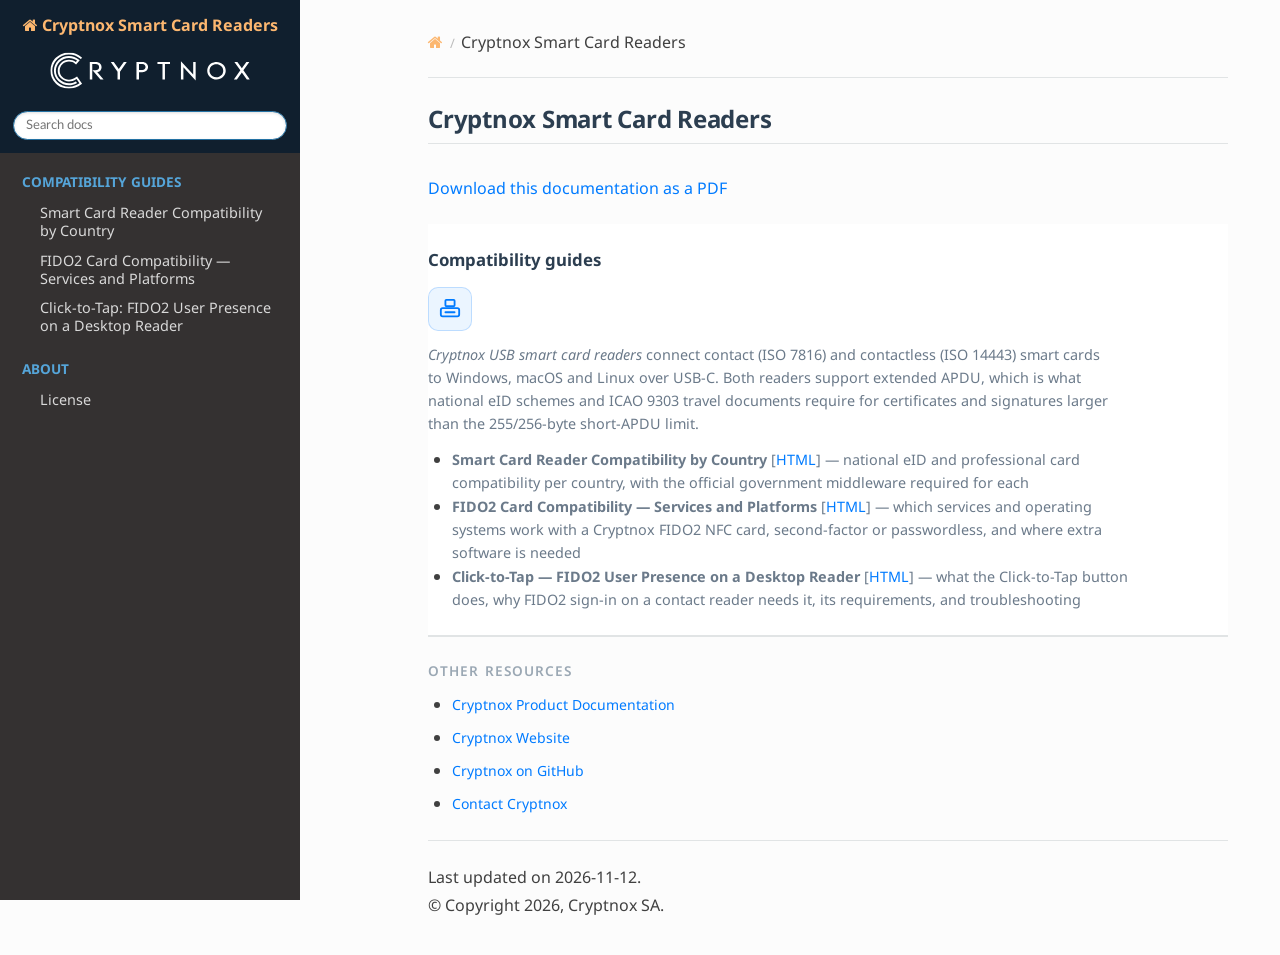
<file: index.html>
<!DOCTYPE html>
<html class="writer-html5" lang="en" data-content_root="./">
<head>
  <meta charset="utf-8" /><meta name="viewport" content="width=device-width, initial-scale=1" />
<meta content="Compatibility documentation for Cryptnox USB smart card readers — national eID and professional cards by country, and FIDO2 services and platforms." name="description" />

  <meta name="viewport" content="width=device-width, initial-scale=1.0" />
  <title>Cryptnox Smart Card Readers &mdash; Cryptnox Smart Card Readers</title>
      <link rel="stylesheet" type="text/css" href="_static/pygments.css?v=b86133f3" />
      <link rel="stylesheet" type="text/css" href="_static/css/theme.css?v=9edc463e" />
      <link rel="stylesheet" type="text/css" href="_static/custom.css?v=8120f1fa" />

  
    <link rel="shortcut icon" href="_static/favicon.png"/>
    <link rel="canonical" href="https://docs.cryptnox.com/cryptnox-readers/index.html" />
      <script src="_static/jquery.js?v=5d32c60e"></script>
      <script src="_static/_sphinx_javascript_frameworks_compat.js?v=2cd50e6c"></script>
      <script src="_static/documentation_options.js?v=2882ecd3"></script>
      <script src="_static/doctools.js?v=fd6eb6e6"></script>
      <script src="_static/sphinx_highlight.js?v=6ffebe34"></script>
    <script src="_static/js/theme.js"></script>
    <link rel="index" title="Index" href="genindex.html" />
    <link rel="search" title="Search" href="search.html" />
    <link rel="next" title="Smart Card Reader Compatibility by Country" href="reader-compatibility.html" />
 






<meta name="description" content="Compatibility documentation for Cryptnox USB smart card readers — national eID and professional cards by country, and FIDO2 services and platforms." />

<link rel="canonical" href="https://docs.cryptnox.com/cryptnox-readers/" />

<!-- Open Graph -->
<meta property="og:type" content="website" />
<meta property="og:url" content="https://docs.cryptnox.com/cryptnox-readers/" />
<meta property="og:title" content="Cryptnox Smart Card Readers | Cryptnox Docs" />
<meta property="og:description" content="Compatibility documentation for Cryptnox USB smart card readers — national eID and professional cards by country, and FIDO2 services and platforms." />
<meta property="og:image" content="https://cryptnox.com/wp-content/uploads/2026/09/cryptnox-documentation-social.jpg" />
<meta property="og:image:width" content="1200" />
<meta property="og:image:height" content="630" />
<meta property="og:image:alt" content="Cryptnox Documentation — official Cryptnox technical documentation" />
<meta property="og:site_name" content="Cryptnox Docs" />

<!-- Twitter Card -->
<meta name="twitter:card" content="summary_large_image" />
<meta name="twitter:site" content="@CryptnoxTech" />
<meta name="twitter:title" content="Cryptnox Smart Card Readers | Cryptnox Docs" />
<meta name="twitter:description" content="Compatibility documentation for Cryptnox USB smart card readers — national eID and professional cards by country, and FIDO2 services and platforms." />
<meta name="twitter:image" content="https://cryptnox.com/wp-content/uploads/2026/09/cryptnox-documentation-social.jpg" />
<meta name="twitter:image:alt" content="Cryptnox Documentation — official Cryptnox technical documentation" />

<!-- JSON-LD Structured Data -->
<script type="application/ld+json">
{
  "@context": "https://schema.org",
  "@graph": [
    {
      "@type": "Organization",
      "@id": "https://cryptnox.com/#organization",
      "name": "Cryptnox SA",
      "url": "https://cryptnox.com/",
      "logo": {
        "@type": "ImageObject",
        "@id": "https://docs.cryptnox.com/#logo",
        "url": "https://docs.cryptnox.com/_static/cryptnox-logo.svg",
        "contentUrl": "https://docs.cryptnox.com/_static/cryptnox-logo.svg",
        "caption": "Cryptnox"
      },
      "sameAs": [
        "https://shop.cryptnox.com/",
        "https://github.com/cryptnox"
      ]
    },
    {
      "@type": "WebSite",
      "@id": "https://docs.cryptnox.com/#website",
      "url": "https://docs.cryptnox.com",
      "name": "Cryptnox Docs",
      "alternateName": "Cryptnox",
      "publisher": { "@id": "https://cryptnox.com/#organization" },
      "inLanguage": "en-US"
    },
    {
      "@type": "WebPage",
      "@id": "https://docs.cryptnox.com/cryptnox-readers/#webpage",
      "url": "https://docs.cryptnox.com/cryptnox-readers/",
      "name": "Cryptnox Smart Card Readers",
      "description": "Compatibility documentation for Cryptnox USB smart card readers: national eID and professional cards by country, and FIDO2 services and platforms.",
      "isPartOf": { "@id": "https://docs.cryptnox.com/#website" },
      "publisher": { "@id": "https://cryptnox.com/#organization" },
      "inLanguage": "en-US",
      "keywords": "Cryptnox, smart card reader, USB-C, CCID, PC/SC, eID, FIDO2, NFC, extended APDU, documentation"
    }
  ]
}
</script>

<!-- Google Tag Manager -->
<script>(function(w,d,s,l,i){w[l]=w[l]||[];w[l].push({'gtm.start':
new Date().getTime(),event:'gtm.js'});var f=d.getElementsByTagName(s)[0],
j=d.createElement(s),dl=l!='dataLayer'?'&l='+l:'';j.async=true;j.src=
'https://www.googletagmanager.com/gtm.js?id='+i+dl;f.parentNode.insertBefore(j,f);
})(window,document,'script','dataLayer','GT-PJ7HDFB');</script>


</head>

<body class="wy-body-for-nav"> 
  <div class="wy-grid-for-nav">
    <nav data-toggle="wy-nav-shift" class="wy-nav-side">
      <div class="wy-side-scroll">
        <div class="wy-side-nav-search"  style="background: #101f2e" >

          
          
          <a href="#" class="icon icon-home">
            Cryptnox Smart Card Readers
              <img src="_static/cryptnox-logo.svg" class="logo" alt="Logo"/>
          </a>
<div role="search">
  <form id="rtd-search-form" class="wy-form" action="search.html" method="get">
    <input type="text" name="q" placeholder="Search docs" aria-label="Search docs" />
    <input type="hidden" name="check_keywords" value="yes" />
    <input type="hidden" name="area" value="default" />
  </form>
</div>
        </div><div class="wy-menu wy-menu-vertical" data-spy="affix" role="navigation" aria-label="Navigation menu">
              <p class="caption" role="heading"><span class="caption-text">Compatibility guides</span></p>
<ul>
<li class="toctree-l1"><a class="reference internal" href="reader-compatibility.html">Smart Card Reader Compatibility by Country</a></li>
<li class="toctree-l1"><a class="reference internal" href="fido2-compatibility.html">FIDO2 Card Compatibility — Services and Platforms</a></li>
<li class="toctree-l1"><a class="reference internal" href="click-to-tap.html">Click-to-Tap: FIDO2 User Presence on a Desktop Reader</a></li>
</ul>
<p class="caption" role="heading"><span class="caption-text">About</span></p>
<ul>
<li class="toctree-l1"><a class="reference internal" href="license.html">License</a></li>
</ul>

        </div>
      </div>
    </nav>

    <section data-toggle="wy-nav-shift" class="wy-nav-content-wrap"><nav class="wy-nav-top" aria-label="Mobile navigation menu"  style="background: #101f2e" >
          <i data-toggle="wy-nav-top" class="fa fa-bars"></i>
          <a href="#">Cryptnox Smart Card Readers</a>
      </nav>

      <div class="wy-nav-content">
        <div class="rst-content">
          <div role="navigation" aria-label="Page navigation">
  <ul class="wy-breadcrumbs">
      <li><a href="#" class="icon icon-home" aria-label="Home"></a></li>
      <li class="breadcrumb-item active">Cryptnox Smart Card Readers</li>
      <li class="wy-breadcrumbs-aside">
      </li>
  </ul>
  <hr/>
</div>
          <div role="main" class="document" itemscope="itemscope" itemtype="http://schema.org/Article">
           <div itemprop="articleBody">
             
  <section id="cryptnox-smart-card-readers">
<h1>Cryptnox Smart Card Readers<a class="headerlink" href="#cryptnox-smart-card-readers" title="Link to this heading"></a></h1>
<p><a class="reference external" href="https://docs.cryptnox.com/cryptnox-readers/cryptnox-readers.pdf">Download this documentation as a PDF</a></p>
<section id="compatibility-guides">
<h2>Compatibility guides<a class="headerlink" href="#compatibility-guides" title="Link to this heading"></a></h2>
<div class="card-icon">
  <svg viewBox="0 0 24 24" fill="none" stroke="currentColor" stroke-width="2" stroke-linecap="round" stroke-linejoin="round">
    <rect x="7" y="2" width="10" height="7" rx="1"/>
    <rect x="2" y="11" width="20" height="9" rx="2"/>
    <line x1="7" y1="15.5" x2="17" y2="15.5"/>
  </svg>
</div><p><em>Cryptnox USB smart card readers</em> connect contact (ISO 7816) and contactless (ISO 14443)
smart cards to Windows, macOS and Linux over USB-C. Both readers support extended APDU,
which is what national eID schemes and ICAO 9303 travel documents require for certificates
and signatures larger than the 255/256-byte short-APDU limit.</p>
<ul class="simple">
<li><p><strong>Smart Card Reader Compatibility by Country</strong> [<a class="reference external" href="https://docs.cryptnox.com/cryptnox-readers/reader-compatibility.html">HTML</a>] — national eID and professional card compatibility per country, with the official government middleware required for each</p></li>
<li><p><strong>FIDO2 Card Compatibility — Services and Platforms</strong> [<a class="reference external" href="https://docs.cryptnox.com/cryptnox-readers/fido2-compatibility.html">HTML</a>] — which services and operating systems work with a Cryptnox FIDO2 NFC card, second-factor or passwordless, and where extra software is needed</p></li>
<li><p><strong>Click-to-Tap — FIDO2 User Presence on a Desktop Reader</strong> [<a class="reference external" href="https://docs.cryptnox.com/cryptnox-readers/click-to-tap.html">HTML</a>] — what the Click-to-Tap button does, why FIDO2 sign-in on a contact reader needs it, its requirements, and troubleshooting</p></li>
</ul>
</section>
<div class="toctree-wrapper compound">
</div>
<div class="toctree-wrapper compound">
</div>
<section id="other-resources">
<h2>Other resources<a class="headerlink" href="#other-resources" title="Link to this heading"></a></h2>
<ul class="simple">
<li><p><a class="reference external" href="https://docs.cryptnox.com/">Cryptnox Product Documentation</a></p></li>
<li><p><a class="reference external" href="https://www.cryptnox.com">Cryptnox Website</a></p></li>
<li><p><a class="reference external" href="https://github.com/cryptnox">Cryptnox on GitHub</a></p></li>
<li><p><a class="reference external" href="https://cryptnox.com/contact/">Contact Cryptnox</a></p></li>
</ul>
</section>
</section>


           </div>
          </div>
          <hr/>
<p style="margin-bottom: 0.25rem;">Last updated on 2026-11-12.</p>
<p style="margin-bottom: 0.75rem;">&#169; Copyright 2026, Cryptnox SA.</p>
        </div>
      </div>
    </section>
  </div>
  <script>
      jQuery(function () {
          SphinxRtdTheme.Navigation.enable(true);
      });
  </script>
    <!-- Theme Analytics -->
    <script async src="https://www.googletagmanager.com/gtag/js?id=GT-PJ7HDFB"></script>
    <script>
      window.dataLayer = window.dataLayer || [];
      function gtag(){dataLayer.push(arguments);}
      gtag('js', new Date());

      gtag('config', 'GT-PJ7HDFB', {
          'anonymize_ip': false,
      });
    </script> 

</body>
</html>
</file>
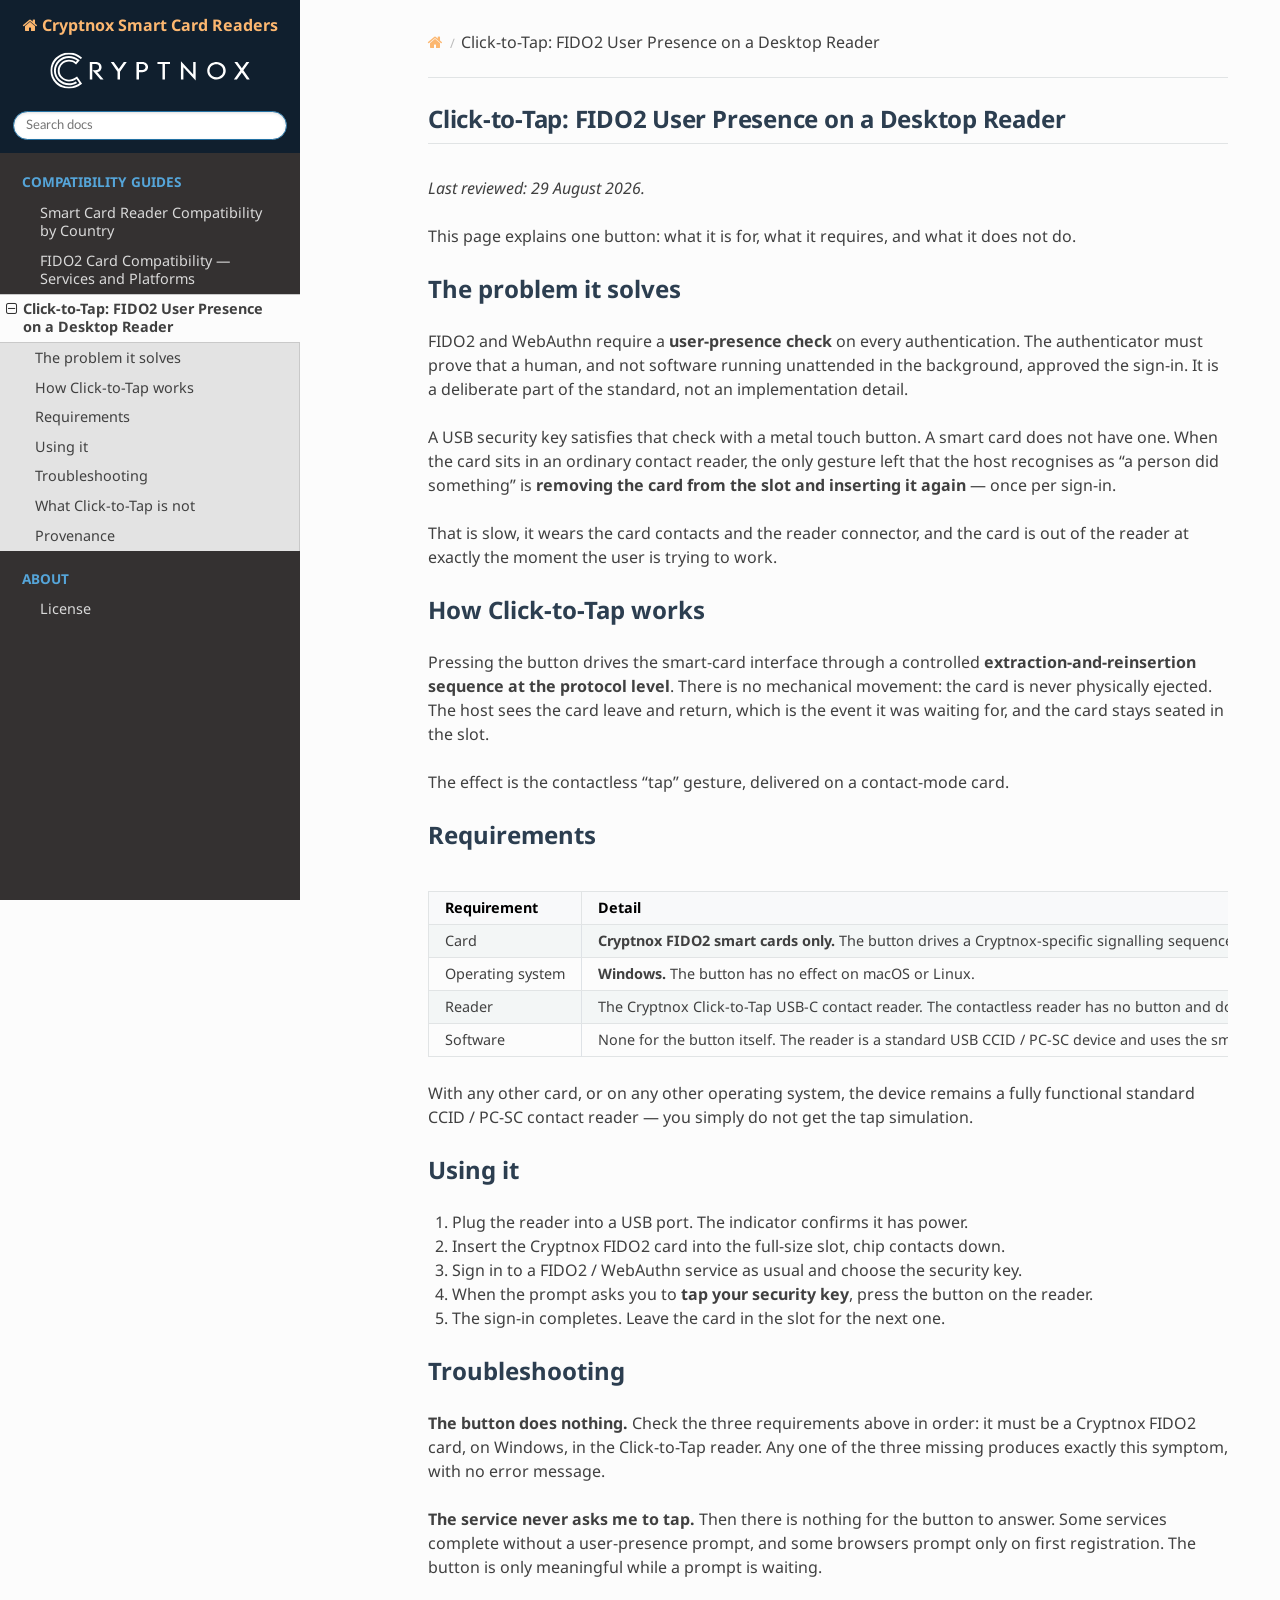
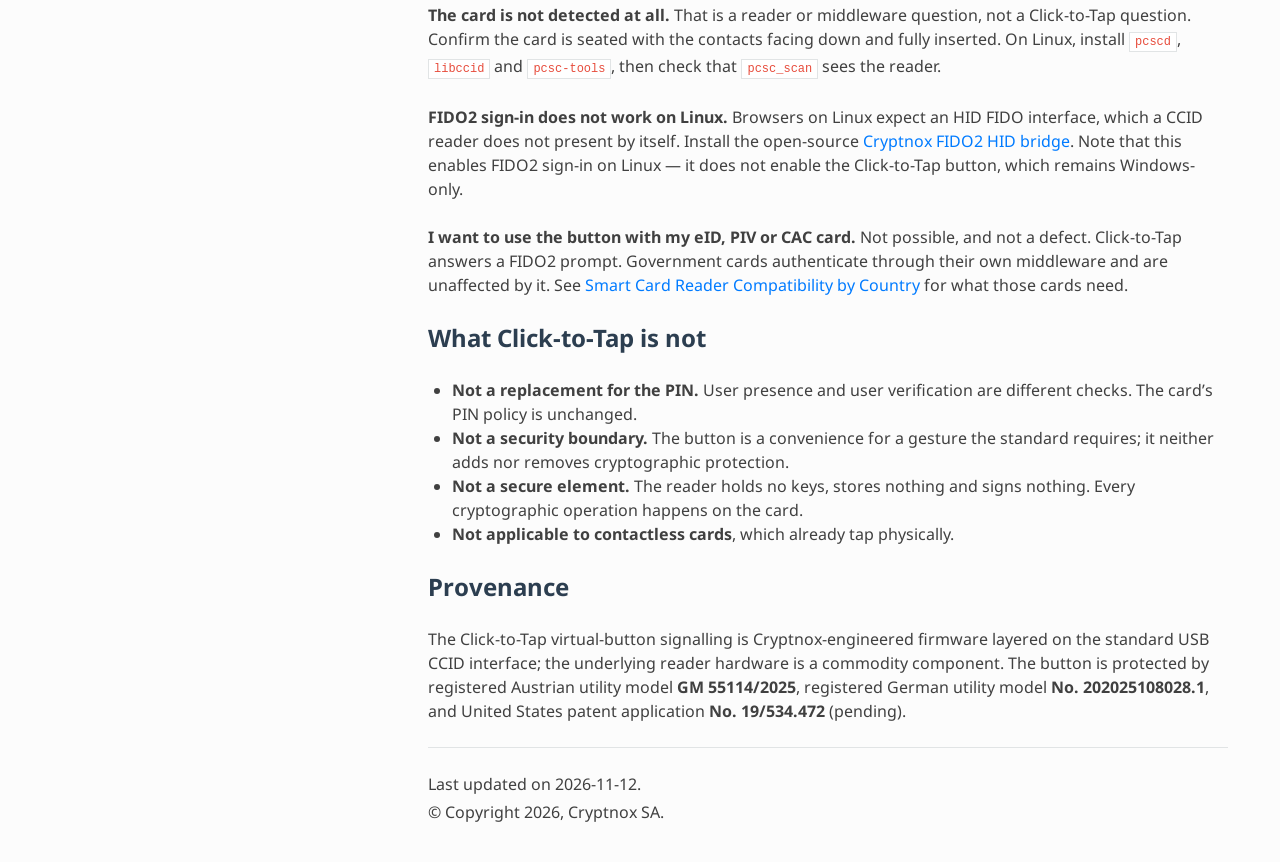
<file: click-to-tap.html>
<!DOCTYPE html>
<html class="writer-html5" lang="en" data-content_root="./">
<head>
  <meta charset="utf-8" /><meta name="viewport" content="width=device-width, initial-scale=1" />
<meta content="What the Cryptnox Click-to-Tap button does, why FIDO2 sign-in on a desktop contact reader needs it, what it requires, and how to troubleshoot it." name="description" />

  <meta name="viewport" content="width=device-width, initial-scale=1.0" />
  <title>Click-to-Tap: FIDO2 User Presence on a Desktop Reader &mdash; Cryptnox Smart Card Readers</title>
      <link rel="stylesheet" type="text/css" href="_static/pygments.css?v=b86133f3" />
      <link rel="stylesheet" type="text/css" href="_static/css/theme.css?v=9edc463e" />
      <link rel="stylesheet" type="text/css" href="_static/custom.css?v=8120f1fa" />

  
    <link rel="shortcut icon" href="_static/favicon.png"/>
    <link rel="canonical" href="https://docs.cryptnox.com/cryptnox-readers/click-to-tap.html" />
      <script src="_static/jquery.js?v=5d32c60e"></script>
      <script src="_static/_sphinx_javascript_frameworks_compat.js?v=2cd50e6c"></script>
      <script src="_static/documentation_options.js?v=2882ecd3"></script>
      <script src="_static/doctools.js?v=fd6eb6e6"></script>
      <script src="_static/sphinx_highlight.js?v=6ffebe34"></script>
    <script src="_static/js/theme.js"></script>
    <link rel="index" title="Index" href="genindex.html" />
    <link rel="search" title="Search" href="search.html" />
    <link rel="next" title="License" href="license.html" />
    <link rel="prev" title="FIDO2 Card Compatibility — Services and Platforms" href="fido2-compatibility.html" />
 






<meta name="description" content="What the Cryptnox Click-to-Tap button does, why FIDO2 sign-in on a desktop contact reader needs it, what it requires, and how to troubleshoot it." />

<link rel="canonical" href="https://docs.cryptnox.com/cryptnox-readers/click-to-tap.html" />

<!-- Open Graph -->
<meta property="og:type" content="website" />
<meta property="og:url" content="https://docs.cryptnox.com/cryptnox-readers/click-to-tap.html" />
<meta property="og:title" content="Click-to-Tap: FIDO2 User Presence on a Desktop Reader | Cryptnox Docs" />
<meta property="og:description" content="What the Cryptnox Click-to-Tap button does, why FIDO2 sign-in on a desktop contact reader needs it, what it requires, and how to troubleshoot it." />
<meta property="og:image" content="https://cryptnox.com/wp-content/uploads/2026/09/cryptnox-documentation-social.jpg" />
<meta property="og:image:width" content="1200" />
<meta property="og:image:height" content="630" />
<meta property="og:image:alt" content="Cryptnox Documentation — official Cryptnox technical documentation" />
<meta property="og:site_name" content="Cryptnox Docs" />

<!-- Twitter Card -->
<meta name="twitter:card" content="summary_large_image" />
<meta name="twitter:site" content="@CryptnoxTech" />
<meta name="twitter:title" content="Click-to-Tap: FIDO2 User Presence on a Desktop Reader | Cryptnox Docs" />
<meta name="twitter:description" content="What the Cryptnox Click-to-Tap button does, why FIDO2 sign-in on a desktop contact reader needs it, what it requires, and how to troubleshoot it." />
<meta name="twitter:image" content="https://cryptnox.com/wp-content/uploads/2026/09/cryptnox-documentation-social.jpg" />
<meta name="twitter:image:alt" content="Cryptnox Documentation — official Cryptnox technical documentation" />

<!-- JSON-LD Structured Data -->
<script type="application/ld+json">
{
  "@context": "https://schema.org",
  "@graph": [
    {
      "@type": "Organization",
      "@id": "https://cryptnox.com/#organization",
      "name": "Cryptnox SA",
      "url": "https://cryptnox.com/",
      "logo": {
        "@type": "ImageObject",
        "@id": "https://docs.cryptnox.com/#logo",
        "url": "https://docs.cryptnox.com/_static/cryptnox-logo.svg",
        "contentUrl": "https://docs.cryptnox.com/_static/cryptnox-logo.svg",
        "caption": "Cryptnox"
      },
      "sameAs": [
        "https://shop.cryptnox.com/",
        "https://github.com/cryptnox"
      ]
    },
    {
      "@type": "WebSite",
      "@id": "https://docs.cryptnox.com/#website",
      "url": "https://docs.cryptnox.com",
      "name": "Cryptnox Docs",
      "alternateName": "Cryptnox",
      "publisher": { "@id": "https://cryptnox.com/#organization" },
      "inLanguage": "en-US"
    },
    {
      "@type": "WebPage",
      "@id": "https://docs.cryptnox.com/cryptnox-readers/#webpage",
      "url": "https://docs.cryptnox.com/cryptnox-readers/",
      "name": "Cryptnox Smart Card Readers",
      "description": "Compatibility documentation for Cryptnox USB smart card readers: national eID and professional cards by country, and FIDO2 services and platforms.",
      "isPartOf": { "@id": "https://docs.cryptnox.com/#website" },
      "publisher": { "@id": "https://cryptnox.com/#organization" },
      "inLanguage": "en-US",
      "keywords": "Cryptnox, smart card reader, USB-C, CCID, PC/SC, eID, FIDO2, NFC, extended APDU, documentation"
    }
  ]
}
</script>

<!-- Google Tag Manager -->
<script>(function(w,d,s,l,i){w[l]=w[l]||[];w[l].push({'gtm.start':
new Date().getTime(),event:'gtm.js'});var f=d.getElementsByTagName(s)[0],
j=d.createElement(s),dl=l!='dataLayer'?'&l='+l:'';j.async=true;j.src=
'https://www.googletagmanager.com/gtm.js?id='+i+dl;f.parentNode.insertBefore(j,f);
})(window,document,'script','dataLayer','GT-PJ7HDFB');</script>


</head>

<body class="wy-body-for-nav"> 
  <div class="wy-grid-for-nav">
    <nav data-toggle="wy-nav-shift" class="wy-nav-side">
      <div class="wy-side-scroll">
        <div class="wy-side-nav-search"  style="background: #101f2e" >

          
          
          <a href="index.html" class="icon icon-home">
            Cryptnox Smart Card Readers
              <img src="_static/cryptnox-logo.svg" class="logo" alt="Logo"/>
          </a>
<div role="search">
  <form id="rtd-search-form" class="wy-form" action="search.html" method="get">
    <input type="text" name="q" placeholder="Search docs" aria-label="Search docs" />
    <input type="hidden" name="check_keywords" value="yes" />
    <input type="hidden" name="area" value="default" />
  </form>
</div>
        </div><div class="wy-menu wy-menu-vertical" data-spy="affix" role="navigation" aria-label="Navigation menu">
              <p class="caption" role="heading"><span class="caption-text">Compatibility guides</span></p>
<ul class="current">
<li class="toctree-l1"><a class="reference internal" href="reader-compatibility.html">Smart Card Reader Compatibility by Country</a></li>
<li class="toctree-l1"><a class="reference internal" href="fido2-compatibility.html">FIDO2 Card Compatibility — Services and Platforms</a></li>
<li class="toctree-l1 current"><a class="current reference internal" href="#">Click-to-Tap: FIDO2 User Presence on a Desktop Reader</a><ul>
<li class="toctree-l2"><a class="reference internal" href="#the-problem-it-solves">The problem it solves</a></li>
<li class="toctree-l2"><a class="reference internal" href="#how-click-to-tap-works">How Click-to-Tap works</a></li>
<li class="toctree-l2"><a class="reference internal" href="#requirements">Requirements</a></li>
<li class="toctree-l2"><a class="reference internal" href="#using-it">Using it</a></li>
<li class="toctree-l2"><a class="reference internal" href="#troubleshooting">Troubleshooting</a></li>
<li class="toctree-l2"><a class="reference internal" href="#what-click-to-tap-is-not">What Click-to-Tap is not</a></li>
<li class="toctree-l2"><a class="reference internal" href="#provenance">Provenance</a></li>
</ul>
</li>
</ul>
<p class="caption" role="heading"><span class="caption-text">About</span></p>
<ul>
<li class="toctree-l1"><a class="reference internal" href="license.html">License</a></li>
</ul>

        </div>
      </div>
    </nav>

    <section data-toggle="wy-nav-shift" class="wy-nav-content-wrap"><nav class="wy-nav-top" aria-label="Mobile navigation menu"  style="background: #101f2e" >
          <i data-toggle="wy-nav-top" class="fa fa-bars"></i>
          <a href="index.html">Cryptnox Smart Card Readers</a>
      </nav>

      <div class="wy-nav-content">
        <div class="rst-content">
          <div role="navigation" aria-label="Page navigation">
  <ul class="wy-breadcrumbs">
      <li><a href="index.html" class="icon icon-home" aria-label="Home"></a></li>
      <li class="breadcrumb-item active">Click-to-Tap: FIDO2 User Presence on a Desktop Reader</li>
      <li class="wy-breadcrumbs-aside">
      </li>
  </ul>
  <hr/>
</div>
          <div role="main" class="document" itemscope="itemscope" itemtype="http://schema.org/Article">
           <div itemprop="articleBody">
             
  <section id="click-to-tap-fido2-user-presence-on-a-desktop-reader">
<h1>Click-to-Tap: FIDO2 User Presence on a Desktop Reader<a class="headerlink" href="#click-to-tap-fido2-user-presence-on-a-desktop-reader" title="Link to this heading"></a></h1>
<p><em>Last reviewed: 29 August 2026.</em></p>
<p>This page explains one button: what it is for, what it requires, and what it does not do.</p>
<section id="the-problem-it-solves">
<h2>The problem it solves<a class="headerlink" href="#the-problem-it-solves" title="Link to this heading"></a></h2>
<p>FIDO2 and WebAuthn require a <strong>user-presence check</strong> on every authentication. The
authenticator must prove that a human, and not software running unattended in the
background, approved the sign-in. It is a deliberate part of the standard, not an
implementation detail.</p>
<p>A USB security key satisfies that check with a metal touch button. A smart card does not
have one. When the card sits in an ordinary contact reader, the only gesture left that the
host recognises as “a person did something” is <strong>removing the card from the slot and
inserting it again</strong> — once per sign-in.</p>
<p>That is slow, it wears the card contacts and the reader connector, and the card is out of
the reader at exactly the moment the user is trying to work.</p>
</section>
<section id="how-click-to-tap-works">
<h2>How Click-to-Tap works<a class="headerlink" href="#how-click-to-tap-works" title="Link to this heading"></a></h2>
<p>Pressing the button drives the smart-card interface through a controlled
<strong>extraction-and-reinsertion sequence at the protocol level</strong>. There is no mechanical
movement: the card is never physically ejected. The host sees the card leave and return,
which is the event it was waiting for, and the card stays seated in the slot.</p>
<p>The effect is the contactless “tap” gesture, delivered on a contact-mode card.</p>
</section>
<section id="requirements">
<h2>Requirements<a class="headerlink" href="#requirements" title="Link to this heading"></a></h2>
<table class="docutils align-default">
<colgroup>
<col style="width: 26.0%" />
<col style="width: 74.0%" />
</colgroup>
<thead>
<tr class="row-odd"><th class="head"><p>Requirement</p></th>
<th class="head"><p>Detail</p></th>
</tr>
</thead>
<tbody>
<tr class="row-even"><td><p>Card</p></td>
<td><p><strong>Cryptnox FIDO2 smart cards only.</strong> The button drives a Cryptnox-specific
signalling sequence; it is not a generic CCID feature.</p></td>
</tr>
<tr class="row-odd"><td><p>Operating system</p></td>
<td><p><strong>Windows.</strong> The button has no effect on macOS or Linux.</p></td>
</tr>
<tr class="row-even"><td><p>Reader</p></td>
<td><p>The Cryptnox Click-to-Tap USB-C contact reader. The contactless reader has no
button and does not apply.</p></td>
</tr>
<tr class="row-odd"><td><p>Software</p></td>
<td><p>None for the button itself. The reader is a standard USB CCID / PC-SC device and
uses the smart-card stack already present in Windows.</p></td>
</tr>
</tbody>
</table>
<p>With any other card, or on any other operating system, the device remains a fully
functional standard CCID / PC-SC contact reader — you simply do not get the tap
simulation.</p>
</section>
<section id="using-it">
<h2>Using it<a class="headerlink" href="#using-it" title="Link to this heading"></a></h2>
<ol class="arabic simple">
<li><p>Plug the reader into a USB port. The indicator confirms it has power.</p></li>
<li><p>Insert the Cryptnox FIDO2 card into the full-size slot, chip contacts down.</p></li>
<li><p>Sign in to a FIDO2 / WebAuthn service as usual and choose the security key.</p></li>
<li><p>When the prompt asks you to <strong>tap your security key</strong>, press the button on the reader.</p></li>
<li><p>The sign-in completes. Leave the card in the slot for the next one.</p></li>
</ol>
</section>
<section id="troubleshooting">
<h2>Troubleshooting<a class="headerlink" href="#troubleshooting" title="Link to this heading"></a></h2>
<p><strong>The button does nothing.</strong>
Check the three requirements above in order: it must be a Cryptnox FIDO2 card, on Windows,
in the Click-to-Tap reader. Any one of the three missing produces exactly this symptom,
with no error message.</p>
<p><strong>The service never asks me to tap.</strong>
Then there is nothing for the button to answer. Some services complete without a
user-presence prompt, and some browsers prompt only on first registration. The button is
only meaningful while a prompt is waiting.</p>
<p><strong>The card is not detected at all.</strong>
That is a reader or middleware question, not a Click-to-Tap question. Confirm the card is
seated with the contacts facing down and fully inserted. On Linux, install <code class="docutils literal notranslate"><span class="pre">pcscd</span></code>,
<code class="docutils literal notranslate"><span class="pre">libccid</span></code> and <code class="docutils literal notranslate"><span class="pre">pcsc-tools</span></code>, then check that <code class="docutils literal notranslate"><span class="pre">pcsc_scan</span></code> sees the reader.</p>
<p><strong>FIDO2 sign-in does not work on Linux.</strong>
Browsers on Linux expect an HID FIDO interface, which a CCID reader does not present by
itself. Install the open-source <a class="reference external" href="https://github.com/cryptnox/cryptnox-fido2-bridge">Cryptnox FIDO2 HID bridge</a>. Note that this enables FIDO2
sign-in on Linux — it does not enable the Click-to-Tap button, which remains Windows-only.</p>
<p><strong>I want to use the button with my eID, PIV or CAC card.</strong>
Not possible, and not a defect. Click-to-Tap answers a FIDO2 prompt. Government cards
authenticate through their own middleware and are unaffected by it. See
<a class="reference internal" href="reader-compatibility.html"><span class="doc">Smart Card Reader Compatibility by Country</span></a> for what those cards need.</p>
</section>
<section id="what-click-to-tap-is-not">
<h2>What Click-to-Tap is not<a class="headerlink" href="#what-click-to-tap-is-not" title="Link to this heading"></a></h2>
<ul class="simple">
<li><p><strong>Not a replacement for the PIN.</strong> User presence and user verification are different
checks. The card’s PIN policy is unchanged.</p></li>
<li><p><strong>Not a security boundary.</strong> The button is a convenience for a gesture the standard
requires; it neither adds nor removes cryptographic protection.</p></li>
<li><p><strong>Not a secure element.</strong> The reader holds no keys, stores nothing and signs nothing.
Every cryptographic operation happens on the card.</p></li>
<li><p><strong>Not applicable to contactless cards</strong>, which already tap physically.</p></li>
</ul>
</section>
<section id="provenance">
<h2>Provenance<a class="headerlink" href="#provenance" title="Link to this heading"></a></h2>
<p>The Click-to-Tap virtual-button signalling is Cryptnox-engineered firmware layered on the
standard USB CCID interface; the underlying reader hardware is a commodity component. The
button is protected by registered Austrian utility model <strong>GM 55114/2025</strong>, registered
German utility model <strong>No. 202025108028.1</strong>, and United States patent application
<strong>No. 19/534.472</strong> (pending).</p>
</section>
</section>


           </div>
          </div>
          <hr/>
<p style="margin-bottom: 0.25rem;">Last updated on 2026-11-12.</p>
<p style="margin-bottom: 0.75rem;">&#169; Copyright 2026, Cryptnox SA.</p>
        </div>
      </div>
    </section>
  </div>
  <script>
      jQuery(function () {
          SphinxRtdTheme.Navigation.enable(true);
      });
  </script>
    <!-- Theme Analytics -->
    <script async src="https://www.googletagmanager.com/gtag/js?id=GT-PJ7HDFB"></script>
    <script>
      window.dataLayer = window.dataLayer || [];
      function gtag(){dataLayer.push(arguments);}
      gtag('js', new Date());

      gtag('config', 'GT-PJ7HDFB', {
          'anonymize_ip': false,
      });
    </script> 

</body>
</html>
</file>
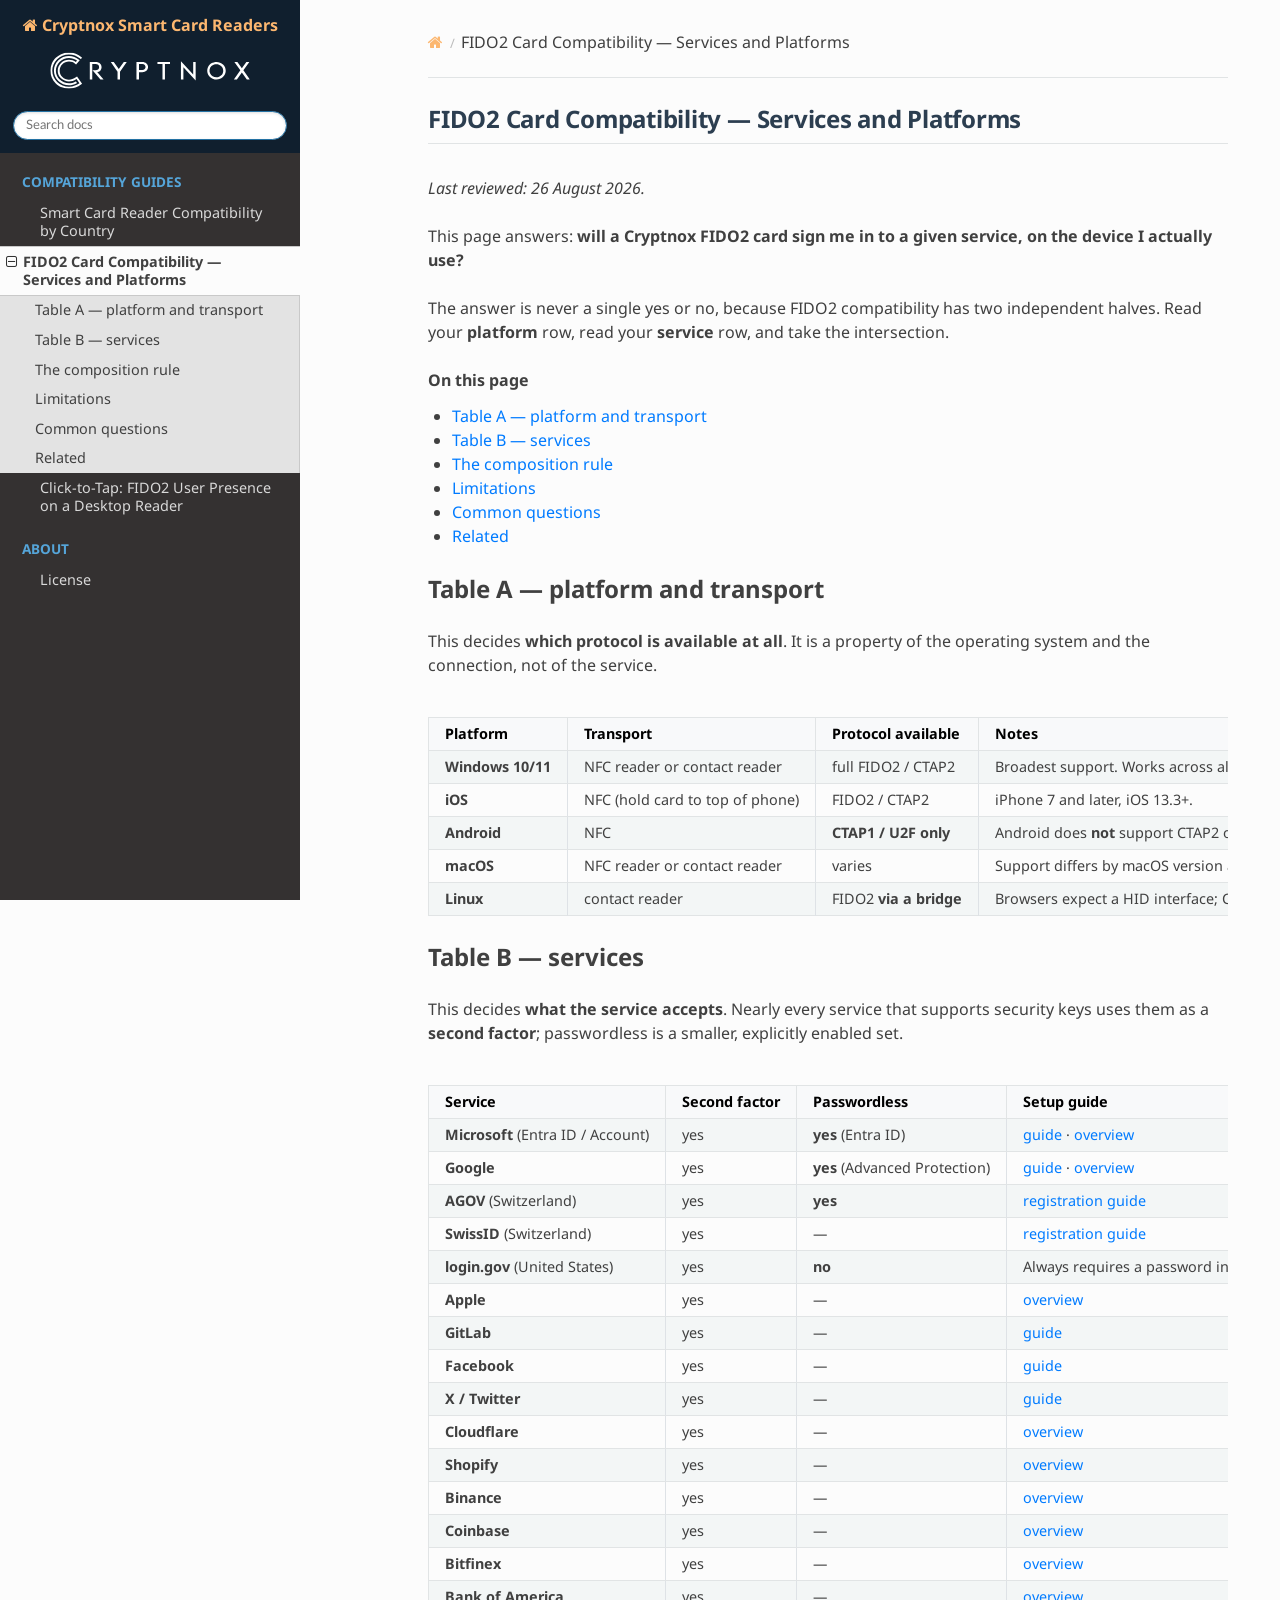
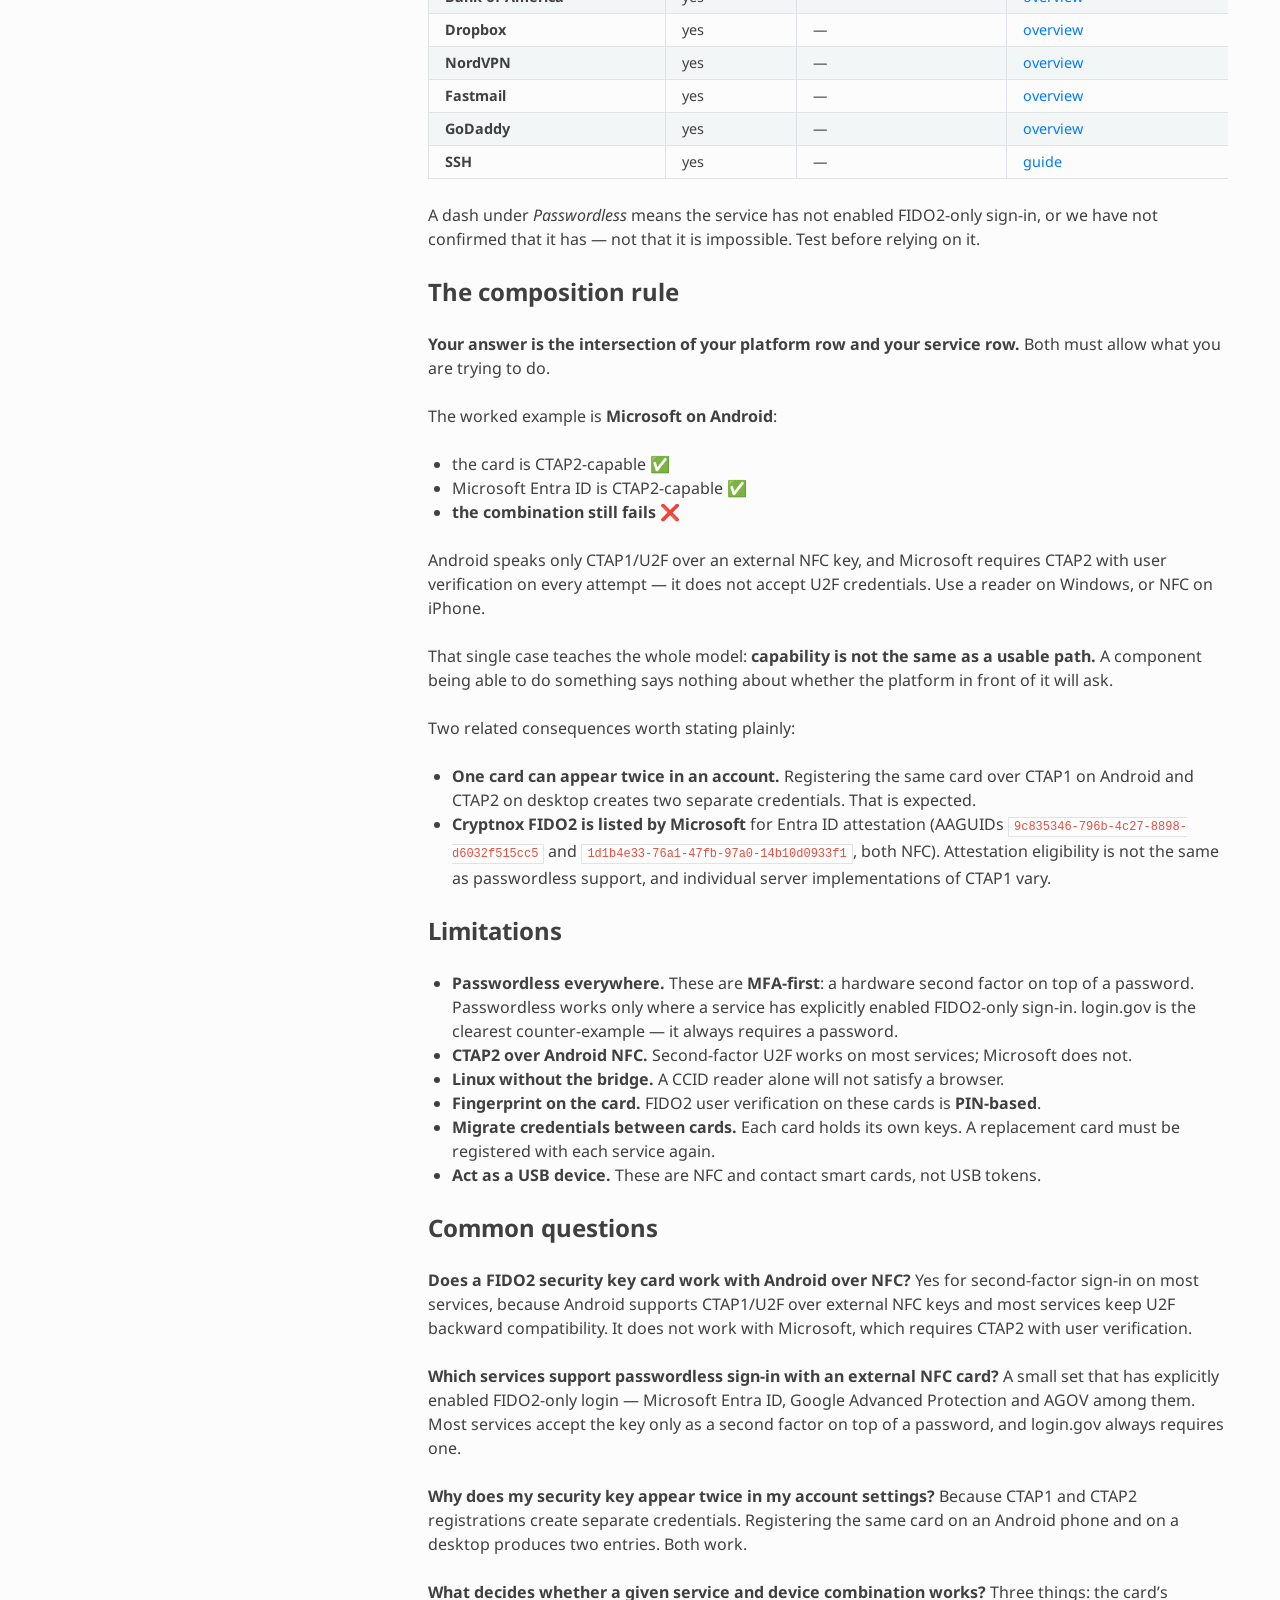
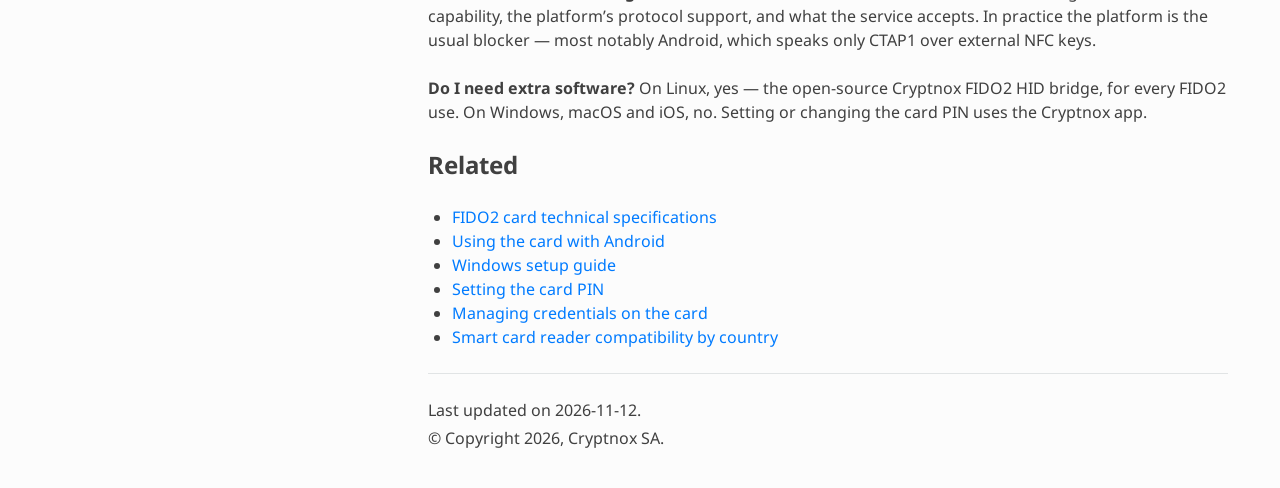
<file: fido2-compatibility.html>
<!DOCTYPE html>
<html class="writer-html5" lang="en" data-content_root="./">
<head>
  <meta charset="utf-8" /><meta name="viewport" content="width=device-width, initial-scale=1" />
<meta content="Which services and operating systems work with a Cryptnox FIDO2 NFC card, as second-factor or passwordless sign-in, and where extra software is needed." name="description" />

  <meta name="viewport" content="width=device-width, initial-scale=1.0" />
  <title>FIDO2 Card Compatibility — Services and Platforms &mdash; Cryptnox Smart Card Readers</title>
      <link rel="stylesheet" type="text/css" href="_static/pygments.css?v=b86133f3" />
      <link rel="stylesheet" type="text/css" href="_static/css/theme.css?v=9edc463e" />
      <link rel="stylesheet" type="text/css" href="_static/custom.css?v=8120f1fa" />

  
    <link rel="shortcut icon" href="_static/favicon.png"/>
    <link rel="canonical" href="https://docs.cryptnox.com/cryptnox-readers/fido2-compatibility.html" />
      <script src="_static/jquery.js?v=5d32c60e"></script>
      <script src="_static/_sphinx_javascript_frameworks_compat.js?v=2cd50e6c"></script>
      <script src="_static/documentation_options.js?v=2882ecd3"></script>
      <script src="_static/doctools.js?v=fd6eb6e6"></script>
      <script src="_static/sphinx_highlight.js?v=6ffebe34"></script>
    <script src="_static/js/theme.js"></script>
    <link rel="index" title="Index" href="genindex.html" />
    <link rel="search" title="Search" href="search.html" />
    <link rel="next" title="Click-to-Tap: FIDO2 User Presence on a Desktop Reader" href="click-to-tap.html" />
    <link rel="prev" title="Smart Card Reader Compatibility by Country" href="reader-compatibility.html" />
 






<meta name="description" content="Which services and operating systems work with a Cryptnox FIDO2 NFC card, as second-factor or passwordless sign-in, and where extra software is needed." />

<link rel="canonical" href="https://docs.cryptnox.com/cryptnox-readers/fido2-compatibility.html" />

<!-- Open Graph -->
<meta property="og:type" content="website" />
<meta property="og:url" content="https://docs.cryptnox.com/cryptnox-readers/fido2-compatibility.html" />
<meta property="og:title" content="FIDO2 Card Compatibility — Services and Platforms | Cryptnox Docs" />
<meta property="og:description" content="Which services and operating systems work with a Cryptnox FIDO2 NFC card, as second-factor or passwordless sign-in, and where extra software is needed." />
<meta property="og:image" content="https://cryptnox.com/wp-content/uploads/2026/09/cryptnox-documentation-social.jpg" />
<meta property="og:image:width" content="1200" />
<meta property="og:image:height" content="630" />
<meta property="og:image:alt" content="Cryptnox Documentation — official Cryptnox technical documentation" />
<meta property="og:site_name" content="Cryptnox Docs" />

<!-- Twitter Card -->
<meta name="twitter:card" content="summary_large_image" />
<meta name="twitter:site" content="@CryptnoxTech" />
<meta name="twitter:title" content="FIDO2 Card Compatibility — Services and Platforms | Cryptnox Docs" />
<meta name="twitter:description" content="Which services and operating systems work with a Cryptnox FIDO2 NFC card, as second-factor or passwordless sign-in, and where extra software is needed." />
<meta name="twitter:image" content="https://cryptnox.com/wp-content/uploads/2026/09/cryptnox-documentation-social.jpg" />
<meta name="twitter:image:alt" content="Cryptnox Documentation — official Cryptnox technical documentation" />

<!-- JSON-LD Structured Data -->
<script type="application/ld+json">
{
  "@context": "https://schema.org",
  "@graph": [
    {
      "@type": "Organization",
      "@id": "https://cryptnox.com/#organization",
      "name": "Cryptnox SA",
      "url": "https://cryptnox.com/",
      "logo": {
        "@type": "ImageObject",
        "@id": "https://docs.cryptnox.com/#logo",
        "url": "https://docs.cryptnox.com/_static/cryptnox-logo.svg",
        "contentUrl": "https://docs.cryptnox.com/_static/cryptnox-logo.svg",
        "caption": "Cryptnox"
      },
      "sameAs": [
        "https://shop.cryptnox.com/",
        "https://github.com/cryptnox"
      ]
    },
    {
      "@type": "WebSite",
      "@id": "https://docs.cryptnox.com/#website",
      "url": "https://docs.cryptnox.com",
      "name": "Cryptnox Docs",
      "alternateName": "Cryptnox",
      "publisher": { "@id": "https://cryptnox.com/#organization" },
      "inLanguage": "en-US"
    },
    {
      "@type": "WebPage",
      "@id": "https://docs.cryptnox.com/cryptnox-readers/#webpage",
      "url": "https://docs.cryptnox.com/cryptnox-readers/",
      "name": "Cryptnox Smart Card Readers",
      "description": "Compatibility documentation for Cryptnox USB smart card readers: national eID and professional cards by country, and FIDO2 services and platforms.",
      "isPartOf": { "@id": "https://docs.cryptnox.com/#website" },
      "publisher": { "@id": "https://cryptnox.com/#organization" },
      "inLanguage": "en-US",
      "keywords": "Cryptnox, smart card reader, USB-C, CCID, PC/SC, eID, FIDO2, NFC, extended APDU, documentation"
    }
  ]
}
</script>

<!-- Google Tag Manager -->
<script>(function(w,d,s,l,i){w[l]=w[l]||[];w[l].push({'gtm.start':
new Date().getTime(),event:'gtm.js'});var f=d.getElementsByTagName(s)[0],
j=d.createElement(s),dl=l!='dataLayer'?'&l='+l:'';j.async=true;j.src=
'https://www.googletagmanager.com/gtm.js?id='+i+dl;f.parentNode.insertBefore(j,f);
})(window,document,'script','dataLayer','GT-PJ7HDFB');</script>


</head>

<body class="wy-body-for-nav"> 
  <div class="wy-grid-for-nav">
    <nav data-toggle="wy-nav-shift" class="wy-nav-side">
      <div class="wy-side-scroll">
        <div class="wy-side-nav-search"  style="background: #101f2e" >

          
          
          <a href="index.html" class="icon icon-home">
            Cryptnox Smart Card Readers
              <img src="_static/cryptnox-logo.svg" class="logo" alt="Logo"/>
          </a>
<div role="search">
  <form id="rtd-search-form" class="wy-form" action="search.html" method="get">
    <input type="text" name="q" placeholder="Search docs" aria-label="Search docs" />
    <input type="hidden" name="check_keywords" value="yes" />
    <input type="hidden" name="area" value="default" />
  </form>
</div>
        </div><div class="wy-menu wy-menu-vertical" data-spy="affix" role="navigation" aria-label="Navigation menu">
              <p class="caption" role="heading"><span class="caption-text">Compatibility guides</span></p>
<ul class="current">
<li class="toctree-l1"><a class="reference internal" href="reader-compatibility.html">Smart Card Reader Compatibility by Country</a></li>
<li class="toctree-l1 current"><a class="current reference internal" href="#">FIDO2 Card Compatibility — Services and Platforms</a><ul>
<li class="toctree-l2"><a class="reference internal" href="#table-a-platform-and-transport">Table A — platform and transport</a></li>
<li class="toctree-l2"><a class="reference internal" href="#table-b-services">Table B — services</a></li>
<li class="toctree-l2"><a class="reference internal" href="#the-composition-rule">The composition rule</a></li>
<li class="toctree-l2"><a class="reference internal" href="#limitations">Limitations</a></li>
<li class="toctree-l2"><a class="reference internal" href="#common-questions">Common questions</a></li>
<li class="toctree-l2"><a class="reference internal" href="#related">Related</a></li>
</ul>
</li>
<li class="toctree-l1"><a class="reference internal" href="click-to-tap.html">Click-to-Tap: FIDO2 User Presence on a Desktop Reader</a></li>
</ul>
<p class="caption" role="heading"><span class="caption-text">About</span></p>
<ul>
<li class="toctree-l1"><a class="reference internal" href="license.html">License</a></li>
</ul>

        </div>
      </div>
    </nav>

    <section data-toggle="wy-nav-shift" class="wy-nav-content-wrap"><nav class="wy-nav-top" aria-label="Mobile navigation menu"  style="background: #101f2e" >
          <i data-toggle="wy-nav-top" class="fa fa-bars"></i>
          <a href="index.html">Cryptnox Smart Card Readers</a>
      </nav>

      <div class="wy-nav-content">
        <div class="rst-content">
          <div role="navigation" aria-label="Page navigation">
  <ul class="wy-breadcrumbs">
      <li><a href="index.html" class="icon icon-home" aria-label="Home"></a></li>
      <li class="breadcrumb-item active">FIDO2 Card Compatibility — Services and Platforms</li>
      <li class="wy-breadcrumbs-aside">
      </li>
  </ul>
  <hr/>
</div>
          <div role="main" class="document" itemscope="itemscope" itemtype="http://schema.org/Article">
           <div itemprop="articleBody">
             
  <section id="fido2-card-compatibility-services-and-platforms">
<h1>FIDO2 Card Compatibility — Services and Platforms<a class="headerlink" href="#fido2-card-compatibility-services-and-platforms" title="Link to this heading"></a></h1>
<p><em>Last reviewed: 26 August 2026.</em></p>
<p>This page answers: <strong>will a Cryptnox FIDO2 card sign me in to a given service, on the
device I actually use?</strong></p>
<p>The answer is never a single yes or no, because FIDO2 compatibility has two independent
halves. Read your <strong>platform</strong> row, read your <strong>service</strong> row, and take the intersection.</p>
<nav class="contents local" id="on-this-page">
<p class="topic-title">On this page</p>
<ul class="simple">
<li><p><a class="reference internal" href="#table-a-platform-and-transport" id="id1">Table A — platform and transport</a></p></li>
<li><p><a class="reference internal" href="#table-b-services" id="id2">Table B — services</a></p></li>
<li><p><a class="reference internal" href="#the-composition-rule" id="id3">The composition rule</a></p></li>
<li><p><a class="reference internal" href="#limitations" id="id4">Limitations</a></p></li>
<li><p><a class="reference internal" href="#common-questions" id="id5">Common questions</a></p></li>
<li><p><a class="reference internal" href="#related" id="id6">Related</a></p></li>
</ul>
</nav>
<section id="table-a-platform-and-transport">
<h2><a class="toc-backref" href="#id1" role="doc-backlink">Table A — platform and transport</a><a class="headerlink" href="#table-a-platform-and-transport" title="Link to this heading"></a></h2>
<p>This decides <strong>which protocol is available at all</strong>. It is a property of the operating
system and the connection, not of the service.</p>
<table class="docutils align-default">
<colgroup>
<col style="width: 16.0%" />
<col style="width: 20.0%" />
<col style="width: 22.0%" />
<col style="width: 42.0%" />
</colgroup>
<thead>
<tr class="row-odd"><th class="head"><p>Platform</p></th>
<th class="head"><p>Transport</p></th>
<th class="head"><p>Protocol available</p></th>
<th class="head"><p>Notes</p></th>
</tr>
</thead>
<tbody>
<tr class="row-even"><td><p><strong>Windows 10/11</strong></p></td>
<td><p>NFC reader or contact reader</p></td>
<td><p>full FIDO2 / CTAP2</p></td>
<td><p>Broadest support. Works across all major browsers.</p></td>
</tr>
<tr class="row-odd"><td><p><strong>iOS</strong></p></td>
<td><p>NFC (hold card to top of phone)</p></td>
<td><p>FIDO2 / CTAP2</p></td>
<td><p>iPhone 7 and later, iOS 13.3+.</p></td>
</tr>
<tr class="row-even"><td><p><strong>Android</strong></p></td>
<td><p>NFC</p></td>
<td><p><strong>CTAP1 / U2F only</strong></p></td>
<td><p>Android does <strong>not</strong> support CTAP2 over external NFC security keys. Most services
keep U2F backward compatibility, so second-factor sign-in works — but see the
worked example below.</p></td>
</tr>
<tr class="row-odd"><td><p><strong>macOS</strong></p></td>
<td><p>NFC reader or contact reader</p></td>
<td><p>varies</p></td>
<td><p>Support differs by macOS version and browser. Test before relying on it.</p></td>
</tr>
<tr class="row-even"><td><p><strong>Linux</strong></p></td>
<td><p>contact reader</p></td>
<td><p>FIDO2 <strong>via a bridge</strong></p></td>
<td><p>Browsers expect a HID interface; CCID smart card readers do not present one.
Requires the open-source <a class="reference external" href="https://github.com/cryptnox/cryptnox-fido2-bridge">Cryptnox FIDO2 HID bridge</a>, a small daemon that presents
the card to the browser as an HID-FIDO device. <strong>This applies to every FIDO2 use on
Linux</strong> — second factor, passwordless, everything.</p></td>
</tr>
</tbody>
</table>
</section>
<section id="table-b-services">
<h2><a class="toc-backref" href="#id2" role="doc-backlink">Table B — services</a><a class="headerlink" href="#table-b-services" title="Link to this heading"></a></h2>
<p>This decides <strong>what the service accepts</strong>. Nearly every service that supports security
keys uses them as a <strong>second factor</strong>; passwordless is a smaller, explicitly enabled set.</p>
<table class="docutils align-default">
<colgroup>
<col style="width: 22.0%" />
<col style="width: 16.0%" />
<col style="width: 18.0%" />
<col style="width: 44.0%" />
</colgroup>
<thead>
<tr class="row-odd"><th class="head"><p>Service</p></th>
<th class="head"><p>Second factor</p></th>
<th class="head"><p>Passwordless</p></th>
<th class="head"><p>Setup guide</p></th>
</tr>
</thead>
<tbody>
<tr class="row-even"><td><p><strong>Microsoft</strong> (Entra ID / Account)</p></td>
<td><p>yes</p></td>
<td><p><strong>yes</strong> (Entra ID)</p></td>
<td><p><a class="reference external" href="https://cryptnox.com/setup-guide-cryptnox-fido2-card-for-microsoft-account/">guide</a> · <a class="reference external" href="https://cryptnox.com/collections/best-fido2-security-key-cards-for-microsoft/">overview</a></p></td>
</tr>
<tr class="row-odd"><td><p><strong>Google</strong></p></td>
<td><p>yes</p></td>
<td><p><strong>yes</strong> (Advanced Protection)</p></td>
<td><p><a class="reference external" href="https://cryptnox.com/configure-fido2-card-to-google-account-complete-guide/">guide</a> · <a class="reference external" href="https://cryptnox.com/collections/best-fido2-security-key-cards-for-google/">overview</a></p></td>
</tr>
<tr class="row-even"><td><p><strong>AGOV</strong> (Switzerland)</p></td>
<td><p>yes</p></td>
<td><p><strong>yes</strong></p></td>
<td><p><a class="reference external" href="https://cryptnox.com/collections/how-to-register-on-agov-using-cryptnox-fido2-card/">registration guide</a></p></td>
</tr>
<tr class="row-odd"><td><p><strong>SwissID</strong> (Switzerland)</p></td>
<td><p>yes</p></td>
<td><p>—</p></td>
<td><p><a class="reference external" href="https://cryptnox.com/collections/how-to-register-on-swissid-using-cryptnox-fido2-card/">registration guide</a></p></td>
</tr>
<tr class="row-even"><td><p><strong>login.gov</strong> (United States)</p></td>
<td><p>yes</p></td>
<td><p><strong>no</strong></p></td>
<td><p>Always requires a password in addition to MFA — the key is a second factor, never
the only one. <a class="reference external" href="https://cryptnox.com/best-fido2-security-key-cards-login-gov/">overview</a></p></td>
</tr>
<tr class="row-odd"><td><p><strong>Apple</strong></p></td>
<td><p>yes</p></td>
<td><p>—</p></td>
<td><p><a class="reference external" href="https://cryptnox.com/best-fido2-security-key-cards-for-apple/">overview</a></p></td>
</tr>
<tr class="row-even"><td><p><strong>GitLab</strong></p></td>
<td><p>yes</p></td>
<td><p>—</p></td>
<td><p><a class="reference external" href="https://cryptnox.com/securely-setup-fido2-card-for-gitlab-account-cryptnox/">guide</a></p></td>
</tr>
<tr class="row-odd"><td><p><strong>Facebook</strong></p></td>
<td><p>yes</p></td>
<td><p>—</p></td>
<td><p><a class="reference external" href="https://cryptnox.com/setup-guide-for-fido2-card-to-facebook-account/">guide</a></p></td>
</tr>
<tr class="row-even"><td><p><strong>X / Twitter</strong></p></td>
<td><p>yes</p></td>
<td><p>—</p></td>
<td><p><a class="reference external" href="https://cryptnox.com/how-to-set-x-account-passkey-guide/">guide</a></p></td>
</tr>
<tr class="row-odd"><td><p><strong>Cloudflare</strong></p></td>
<td><p>yes</p></td>
<td><p>—</p></td>
<td><p><a class="reference external" href="https://cryptnox.com/collections/best-fido2-security-key-cards-for-cloudflare/">overview</a></p></td>
</tr>
<tr class="row-even"><td><p><strong>Shopify</strong></p></td>
<td><p>yes</p></td>
<td><p>—</p></td>
<td><p><a class="reference external" href="https://cryptnox.com/collections/best-fido2-security-key-cards-for-shopify/">overview</a></p></td>
</tr>
<tr class="row-odd"><td><p><strong>Binance</strong></p></td>
<td><p>yes</p></td>
<td><p>—</p></td>
<td><p><a class="reference external" href="https://cryptnox.com/best-fido2-security-key-cards-binance/">overview</a></p></td>
</tr>
<tr class="row-even"><td><p><strong>Coinbase</strong></p></td>
<td><p>yes</p></td>
<td><p>—</p></td>
<td><p><a class="reference external" href="https://cryptnox.com/collections/best-fido2-security-key-cards-for-coinbase/">overview</a></p></td>
</tr>
<tr class="row-odd"><td><p><strong>Bitfinex</strong></p></td>
<td><p>yes</p></td>
<td><p>—</p></td>
<td><p><a class="reference external" href="https://cryptnox.com/collections/best-fido2-security-key-cards-for-bitfinex/">overview</a></p></td>
</tr>
<tr class="row-even"><td><p><strong>Bank of America</strong></p></td>
<td><p>yes</p></td>
<td><p>—</p></td>
<td><p><a class="reference external" href="https://cryptnox.com/collections/best-fido2-security-key-cards-for-bank-of-america/">overview</a></p></td>
</tr>
<tr class="row-odd"><td><p><strong>Dropbox</strong></p></td>
<td><p>yes</p></td>
<td><p>—</p></td>
<td><p><a class="reference external" href="https://cryptnox.com/collections/best-fido2-security-key-cards-for-dropbox/">overview</a></p></td>
</tr>
<tr class="row-even"><td><p><strong>NordVPN</strong></p></td>
<td><p>yes</p></td>
<td><p>—</p></td>
<td><p><a class="reference external" href="https://cryptnox.com/best-fido2-security-key-cards-nordvpn/">overview</a></p></td>
</tr>
<tr class="row-odd"><td><p><strong>Fastmail</strong></p></td>
<td><p>yes</p></td>
<td><p>—</p></td>
<td><p><a class="reference external" href="https://cryptnox.com/best-fido2-security-key-cards-fastmail/">overview</a></p></td>
</tr>
<tr class="row-even"><td><p><strong>GoDaddy</strong></p></td>
<td><p>yes</p></td>
<td><p>—</p></td>
<td><p><a class="reference external" href="https://cryptnox.com/collections/best-fido2-security-key-cards-for-godaddy/">overview</a></p></td>
</tr>
<tr class="row-odd"><td><p><strong>SSH</strong></p></td>
<td><p>yes</p></td>
<td><p>—</p></td>
<td><p><a class="reference external" href="https://cryptnox.com/ssh-with-the-fido2/">guide</a></p></td>
</tr>
</tbody>
</table>
<p>A dash under <em>Passwordless</em> means the service has not enabled FIDO2-only sign-in, or we
have not confirmed that it has — not that it is impossible. Test before relying on it.</p>
</section>
<section id="the-composition-rule">
<h2><a class="toc-backref" href="#id3" role="doc-backlink">The composition rule</a><a class="headerlink" href="#the-composition-rule" title="Link to this heading"></a></h2>
<p><strong>Your answer is the intersection of your platform row and your service row.</strong> Both must
allow what you are trying to do.</p>
<p>The worked example is <strong>Microsoft on Android</strong>:</p>
<ul class="simple">
<li><p>the card is CTAP2-capable ✅</p></li>
<li><p>Microsoft Entra ID is CTAP2-capable ✅</p></li>
<li><p><strong>the combination still fails</strong> ❌</p></li>
</ul>
<p>Android speaks only CTAP1/U2F over an external NFC key, and Microsoft requires CTAP2 with
user verification on every attempt — it does not accept U2F credentials. Use a reader on
Windows, or NFC on iPhone.</p>
<p>That single case teaches the whole model: <strong>capability is not the same as a usable path.</strong>
A component being able to do something says nothing about whether the platform in front of
it will ask.</p>
<p>Two related consequences worth stating plainly:</p>
<ul class="simple">
<li><p><strong>One card can appear twice in an account.</strong> Registering the same card over CTAP1 on
Android and CTAP2 on desktop creates two separate credentials. That is expected.</p></li>
<li><p><strong>Cryptnox FIDO2 is listed by Microsoft</strong> for Entra ID attestation (AAGUIDs
<code class="docutils literal notranslate"><span class="pre">9c835346-796b-4c27-8898-d6032f515cc5</span></code> and
<code class="docutils literal notranslate"><span class="pre">1d1b4e33-76a1-47fb-97a0-14b10d0933f1</span></code>, both NFC). Attestation eligibility is not the
same as passwordless support, and individual server implementations of CTAP1 vary.</p></li>
</ul>
</section>
<section id="limitations">
<h2><a class="toc-backref" href="#id4" role="doc-backlink">Limitations</a><a class="headerlink" href="#limitations" title="Link to this heading"></a></h2>
<ul class="simple">
<li><p><strong>Passwordless everywhere.</strong> These are <strong>MFA-first</strong>: a hardware second factor on top of
a password. Passwordless works only where a service has explicitly enabled FIDO2-only
sign-in. login.gov is the clearest counter-example — it always requires a password.</p></li>
<li><p><strong>CTAP2 over Android NFC.</strong> Second-factor U2F works on most services; Microsoft does not.</p></li>
<li><p><strong>Linux without the bridge.</strong> A CCID reader alone will not satisfy a browser.</p></li>
<li><p><strong>Fingerprint on the card.</strong> FIDO2 user verification on these cards is <strong>PIN-based</strong>.</p></li>
<li><p><strong>Migrate credentials between cards.</strong> Each card holds its own keys. A replacement card
must be registered with each service again.</p></li>
<li><p><strong>Act as a USB device.</strong> These are NFC and contact smart cards, not USB tokens.</p></li>
</ul>
</section>
<section id="common-questions">
<h2><a class="toc-backref" href="#id5" role="doc-backlink">Common questions</a><a class="headerlink" href="#common-questions" title="Link to this heading"></a></h2>
<p><strong>Does a FIDO2 security key card work with Android over NFC?</strong>
Yes for second-factor sign-in on most services, because Android supports CTAP1/U2F over
external NFC keys and most services keep U2F backward compatibility. It does not work with
Microsoft, which requires CTAP2 with user verification.</p>
<p><strong>Which services support passwordless sign-in with an external NFC card?</strong>
A small set that has explicitly enabled FIDO2-only login — Microsoft Entra ID, Google
Advanced Protection and AGOV among them. Most services accept the key only as a second
factor on top of a password, and login.gov always requires one.</p>
<p><strong>Why does my security key appear twice in my account settings?</strong>
Because CTAP1 and CTAP2 registrations create separate credentials. Registering the same
card on an Android phone and on a desktop produces two entries. Both work.</p>
<p><strong>What decides whether a given service and device combination works?</strong>
Three things: the card’s capability, the platform’s protocol support, and what the service
accepts. In practice the platform is the usual blocker — most notably Android, which
speaks only CTAP1 over external NFC keys.</p>
<p><strong>Do I need extra software?</strong>
On Linux, yes — the open-source Cryptnox FIDO2 HID bridge, for every FIDO2 use. On Windows,
macOS and iOS, no. Setting or changing the card PIN uses the Cryptnox app.</p>
</section>
<section id="related">
<h2><a class="toc-backref" href="#id6" role="doc-backlink">Related</a><a class="headerlink" href="#related" title="Link to this heading"></a></h2>
<ul class="simple">
<li><p><a class="reference external" href="https://cryptnox.com/cryptnox-fido2-card-technical-specifications/">FIDO2 card technical specifications</a></p></li>
<li><p><a class="reference external" href="https://cryptnox.com/cryptnox-nfc-fido-card-android/">Using the card with Android</a></p></li>
<li><p><a class="reference external" href="https://cryptnox.com/fido2-card-for-windows-setup-guide/">Windows setup guide</a></p></li>
<li><p><a class="reference external" href="https://cryptnox.com/how-to-set-pin-for-the-fido2-card/">Setting the card PIN</a></p></li>
<li><p><a class="reference external" href="https://cryptnox.com/how-to-manage-credential-of-fido2-card-security-key/">Managing credentials on the card</a></p></li>
<li><p><a class="reference internal" href="reader-compatibility.html"><span class="doc">Smart card reader compatibility by country</span></a></p></li>
</ul>
<script type="application/ld+json">
{
 "@context": "https://schema.org",
 "@graph": [
  {
   "@type": "TechArticle",
   "@id": "https://docs.cryptnox.com/cryptnox-readers/fido2-compatibility.html#article",
   "headline": "FIDO2 Card Compatibility — Services and Platforms",
   "description": "Which services and operating systems work with a Cryptnox FIDO2 NFC card, as second-factor or passwordless sign-in, and where extra software is needed.",
   "url": "https://docs.cryptnox.com/cryptnox-readers/fido2-compatibility.html",
   "inLanguage": "en",
   "dateModified": "2026-08-26",
   "datePublished": "2026-08-26",
   "author": {
    "@type": "Organization",
    "name": "Cryptnox SA",
    "url": "https://cryptnox.com/"
   },
   "publisher": {
    "@id": "https://cryptnox.com/#organization"
   },
   "mainEntityOfPage": {
    "@type": "WebPage",
    "@id": "https://docs.cryptnox.com/cryptnox-readers/fido2-compatibility.html"
   },
   "about": [
    {
     "@type": "Thing",
     "name": "FIDO2"
    },
    {
     "@type": "Thing",
     "name": "WebAuthn"
    },
    {
     "@type": "Thing",
     "name": "CTAP2"
    },
    {
     "@type": "Thing",
     "name": "CTAP1"
    },
    {
     "@type": "Thing",
     "name": "U2F"
    },
    {
     "@type": "Thing",
     "name": "NFC security key"
    },
    {
     "@type": "Thing",
     "name": "Passwordless authentication"
    },
    {
     "@type": "Thing",
     "name": "Multi-factor authentication"
    },
    {
     "@type": "Thing",
     "name": "Microsoft Entra ID"
    },
    {
     "@type": "Thing",
     "name": "Google Advanced Protection"
    },
    {
     "@type": "Thing",
     "name": "AGOV"
    },
    {
     "@type": "Thing",
     "name": "SwissID"
    },
    {
     "@type": "Thing",
     "name": "login.gov"
    },
    {
     "@type": "Thing",
     "name": "Android NFC"
    },
    {
     "@type": "Thing",
     "name": "Linux FIDO2 bridge"
    }
   ]
  },
  {
   "@type": "FAQPage",
   "@id": "https://docs.cryptnox.com/cryptnox-readers/fido2-compatibility.html#faq",
   "mainEntity": [
    {
     "@type": "Question",
     "name": "Does a FIDO2 security key card work with Android over NFC?",
     "acceptedAnswer": {
      "@type": "Answer",
      "text": "Yes for second-factor sign-in on most services, because Android supports CTAP1/U2F over external NFC keys and most services keep U2F backward compatibility. It does not work with Microsoft, which requires CTAP2 with user verification."
     }
    },
    {
     "@type": "Question",
     "name": "Which services support passwordless sign-in with an external NFC card?",
     "acceptedAnswer": {
      "@type": "Answer",
      "text": "A small set that has explicitly enabled FIDO2-only login — Microsoft Entra ID, Google Advanced Protection and AGOV among them. Most services accept the key only as a second factor on top of a password, and login.gov always requires one."
     }
    },
    {
     "@type": "Question",
     "name": "Why does my security key appear twice in my account settings?",
     "acceptedAnswer": {
      "@type": "Answer",
      "text": "Because CTAP1 and CTAP2 registrations create separate credentials. Registering the same card on an Android phone and on a desktop produces two entries. Both work."
     }
    },
    {
     "@type": "Question",
     "name": "What decides whether a given service and device combination works?",
     "acceptedAnswer": {
      "@type": "Answer",
      "text": "Three things: the card's capability, the platform's protocol support, and what the service accepts. In practice the platform is the usual blocker — most notably Android, which speaks only CTAP1 over external NFC keys."
     }
    },
    {
     "@type": "Question",
     "name": "Do I need extra software?",
     "acceptedAnswer": {
      "@type": "Answer",
      "text": "On Linux, yes — the open-source Cryptnox FIDO2 HID bridge, for every FIDO2 use. On Windows, macOS and iOS, no. Setting or changing the card PIN uses the Cryptnox app."
     }
    }
   ]
  }
 ]
}
</script></section>
</section>


           </div>
          </div>
          <hr/>
<p style="margin-bottom: 0.25rem;">Last updated on 2026-11-12.</p>
<p style="margin-bottom: 0.75rem;">&#169; Copyright 2026, Cryptnox SA.</p>
        </div>
      </div>
    </section>
  </div>
  <script>
      jQuery(function () {
          SphinxRtdTheme.Navigation.enable(true);
      });
  </script>
    <!-- Theme Analytics -->
    <script async src="https://www.googletagmanager.com/gtag/js?id=GT-PJ7HDFB"></script>
    <script>
      window.dataLayer = window.dataLayer || [];
      function gtag(){dataLayer.push(arguments);}
      gtag('js', new Date());

      gtag('config', 'GT-PJ7HDFB', {
          'anonymize_ip': false,
      });
    </script> 

</body>
</html>
</file>
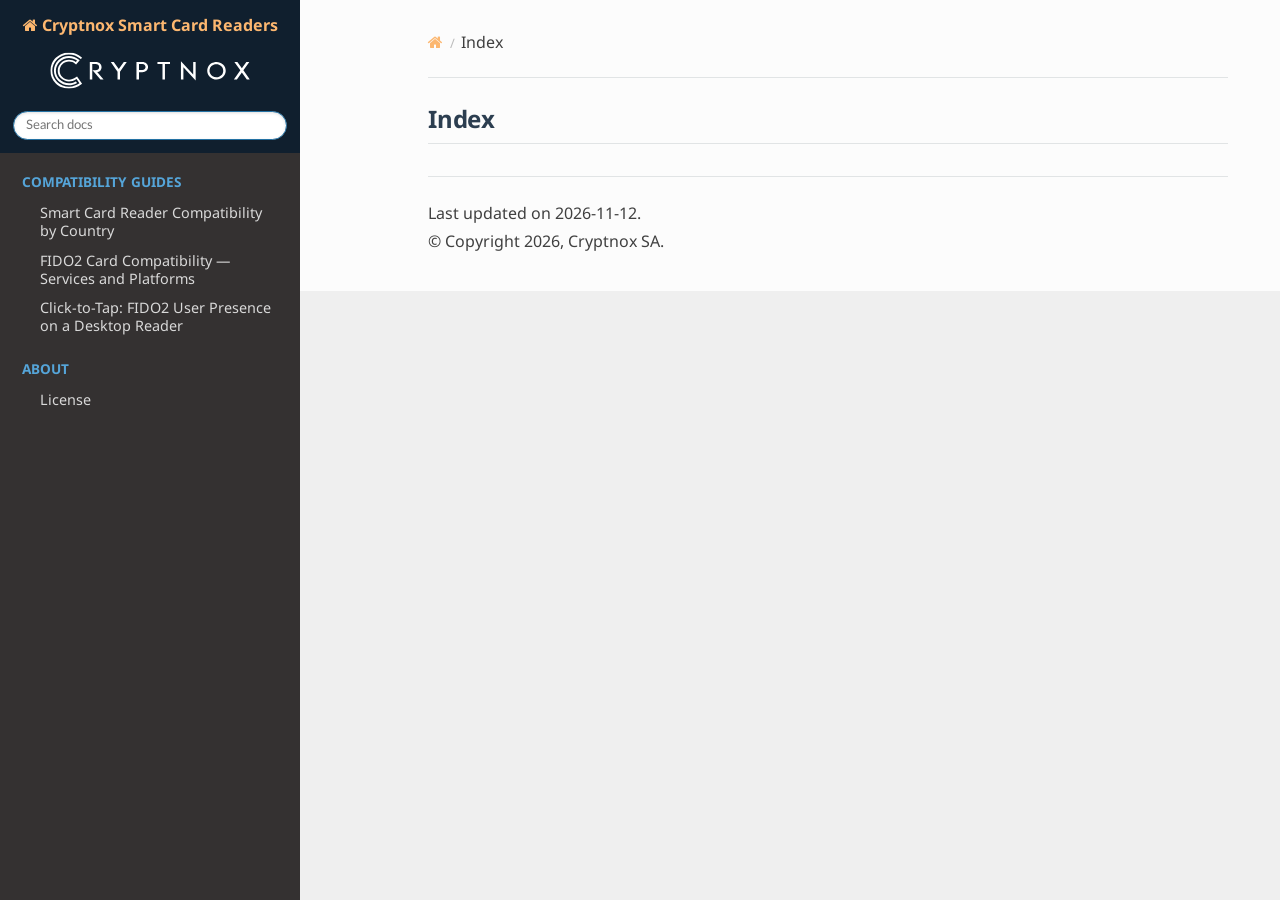
<file: genindex.html>
<!DOCTYPE html>
<html class="writer-html5" lang="en" data-content_root="./">
<head>
  <meta charset="utf-8" />
  <meta name="viewport" content="width=device-width, initial-scale=1.0" />
  <title>Index &mdash; Cryptnox Smart Card Readers</title>
      <link rel="stylesheet" type="text/css" href="_static/pygments.css?v=b86133f3" />
      <link rel="stylesheet" type="text/css" href="_static/css/theme.css?v=9edc463e" />
      <link rel="stylesheet" type="text/css" href="_static/custom.css?v=8120f1fa" />

  
    <link rel="shortcut icon" href="_static/favicon.png"/>
    <link rel="canonical" href="https://docs.cryptnox.com/cryptnox-readers/genindex.html" />
      <script src="_static/jquery.js?v=5d32c60e"></script>
      <script src="_static/_sphinx_javascript_frameworks_compat.js?v=2cd50e6c"></script>
      <script src="_static/documentation_options.js?v=2882ecd3"></script>
      <script src="_static/doctools.js?v=fd6eb6e6"></script>
      <script src="_static/sphinx_highlight.js?v=6ffebe34"></script>
    <script src="_static/js/theme.js"></script>
    <link rel="index" title="Index" href="#" />
    <link rel="search" title="Search" href="search.html" />
 






<meta name="description" content="Compatibility documentation for Cryptnox USB smart card readers: national eID and professional cards by country, and FIDO2 services and platforms." />

<link rel="canonical" href="https://docs.cryptnox.com/cryptnox-readers/gen" />

<!-- Open Graph -->
<meta property="og:type" content="website" />
<meta property="og:url" content="https://docs.cryptnox.com/cryptnox-readers/gen" />
<meta property="og:title" content="Index | Cryptnox Docs" />
<meta property="og:description" content="Compatibility documentation for Cryptnox USB smart card readers: national eID and professional cards by country, and FIDO2 services and platforms." />
<meta property="og:image" content="https://cryptnox.com/wp-content/uploads/2026/09/cryptnox-documentation-social.jpg" />
<meta property="og:image:width" content="1200" />
<meta property="og:image:height" content="630" />
<meta property="og:image:alt" content="Cryptnox Documentation — official Cryptnox technical documentation" />
<meta property="og:site_name" content="Cryptnox Docs" />

<!-- Twitter Card -->
<meta name="twitter:card" content="summary_large_image" />
<meta name="twitter:site" content="@CryptnoxTech" />
<meta name="twitter:title" content="Index | Cryptnox Docs" />
<meta name="twitter:description" content="Compatibility documentation for Cryptnox USB smart card readers: national eID and professional cards by country, and FIDO2 services and platforms." />
<meta name="twitter:image" content="https://cryptnox.com/wp-content/uploads/2026/09/cryptnox-documentation-social.jpg" />
<meta name="twitter:image:alt" content="Cryptnox Documentation — official Cryptnox technical documentation" />

<!-- JSON-LD Structured Data -->
<script type="application/ld+json">
{
  "@context": "https://schema.org",
  "@graph": [
    {
      "@type": "Organization",
      "@id": "https://cryptnox.com/#organization",
      "name": "Cryptnox SA",
      "url": "https://cryptnox.com/",
      "logo": {
        "@type": "ImageObject",
        "@id": "https://docs.cryptnox.com/#logo",
        "url": "https://docs.cryptnox.com/_static/cryptnox-logo.svg",
        "contentUrl": "https://docs.cryptnox.com/_static/cryptnox-logo.svg",
        "caption": "Cryptnox"
      },
      "sameAs": [
        "https://shop.cryptnox.com/",
        "https://github.com/cryptnox"
      ]
    },
    {
      "@type": "WebSite",
      "@id": "https://docs.cryptnox.com/#website",
      "url": "https://docs.cryptnox.com",
      "name": "Cryptnox Docs",
      "alternateName": "Cryptnox",
      "publisher": { "@id": "https://cryptnox.com/#organization" },
      "inLanguage": "en-US"
    },
    {
      "@type": "WebPage",
      "@id": "https://docs.cryptnox.com/cryptnox-readers/#webpage",
      "url": "https://docs.cryptnox.com/cryptnox-readers/",
      "name": "Cryptnox Smart Card Readers",
      "description": "Compatibility documentation for Cryptnox USB smart card readers: national eID and professional cards by country, and FIDO2 services and platforms.",
      "isPartOf": { "@id": "https://docs.cryptnox.com/#website" },
      "publisher": { "@id": "https://cryptnox.com/#organization" },
      "inLanguage": "en-US",
      "keywords": "Cryptnox, smart card reader, USB-C, CCID, PC/SC, eID, FIDO2, NFC, extended APDU, documentation"
    }
  ]
}
</script>

<!-- Google Tag Manager -->
<script>(function(w,d,s,l,i){w[l]=w[l]||[];w[l].push({'gtm.start':
new Date().getTime(),event:'gtm.js'});var f=d.getElementsByTagName(s)[0],
j=d.createElement(s),dl=l!='dataLayer'?'&l='+l:'';j.async=true;j.src=
'https://www.googletagmanager.com/gtm.js?id='+i+dl;f.parentNode.insertBefore(j,f);
})(window,document,'script','dataLayer','GT-PJ7HDFB');</script>


</head>

<body class="wy-body-for-nav"> 
  <div class="wy-grid-for-nav">
    <nav data-toggle="wy-nav-shift" class="wy-nav-side">
      <div class="wy-side-scroll">
        <div class="wy-side-nav-search"  style="background: #101f2e" >

          
          
          <a href="index.html" class="icon icon-home">
            Cryptnox Smart Card Readers
              <img src="_static/cryptnox-logo.svg" class="logo" alt="Logo"/>
          </a>
<div role="search">
  <form id="rtd-search-form" class="wy-form" action="search.html" method="get">
    <input type="text" name="q" placeholder="Search docs" aria-label="Search docs" />
    <input type="hidden" name="check_keywords" value="yes" />
    <input type="hidden" name="area" value="default" />
  </form>
</div>
        </div><div class="wy-menu wy-menu-vertical" data-spy="affix" role="navigation" aria-label="Navigation menu">
              <p class="caption" role="heading"><span class="caption-text">Compatibility guides</span></p>
<ul>
<li class="toctree-l1"><a class="reference internal" href="reader-compatibility.html">Smart Card Reader Compatibility by Country</a></li>
<li class="toctree-l1"><a class="reference internal" href="fido2-compatibility.html">FIDO2 Card Compatibility — Services and Platforms</a></li>
<li class="toctree-l1"><a class="reference internal" href="click-to-tap.html">Click-to-Tap: FIDO2 User Presence on a Desktop Reader</a></li>
</ul>
<p class="caption" role="heading"><span class="caption-text">About</span></p>
<ul>
<li class="toctree-l1"><a class="reference internal" href="license.html">License</a></li>
</ul>

        </div>
      </div>
    </nav>

    <section data-toggle="wy-nav-shift" class="wy-nav-content-wrap"><nav class="wy-nav-top" aria-label="Mobile navigation menu"  style="background: #101f2e" >
          <i data-toggle="wy-nav-top" class="fa fa-bars"></i>
          <a href="index.html">Cryptnox Smart Card Readers</a>
      </nav>

      <div class="wy-nav-content">
        <div class="rst-content">
          <div role="navigation" aria-label="Page navigation">
  <ul class="wy-breadcrumbs">
      <li><a href="index.html" class="icon icon-home" aria-label="Home"></a></li>
      <li class="breadcrumb-item active">Index</li>
      <li class="wy-breadcrumbs-aside">
      </li>
  </ul>
  <hr/>
</div>
          <div role="main" class="document" itemscope="itemscope" itemtype="http://schema.org/Article">
           <div itemprop="articleBody">
             

<h1 id="index">Index</h1>

<div class="genindex-jumpbox">
 
</div>


           </div>
          </div>
          <hr/>
<p style="margin-bottom: 0.25rem;">Last updated on 2026-11-12.</p>
<p style="margin-bottom: 0.75rem;">&#169; Copyright 2026, Cryptnox SA.</p>
        </div>
      </div>
    </section>
  </div>
  <script>
      jQuery(function () {
          SphinxRtdTheme.Navigation.enable(true);
      });
  </script>
    <!-- Theme Analytics -->
    <script async src="https://www.googletagmanager.com/gtag/js?id=GT-PJ7HDFB"></script>
    <script>
      window.dataLayer = window.dataLayer || [];
      function gtag(){dataLayer.push(arguments);}
      gtag('js', new Date());

      gtag('config', 'GT-PJ7HDFB', {
          'anonymize_ip': false,
      });
    </script> 

</body>
</html>
</file>
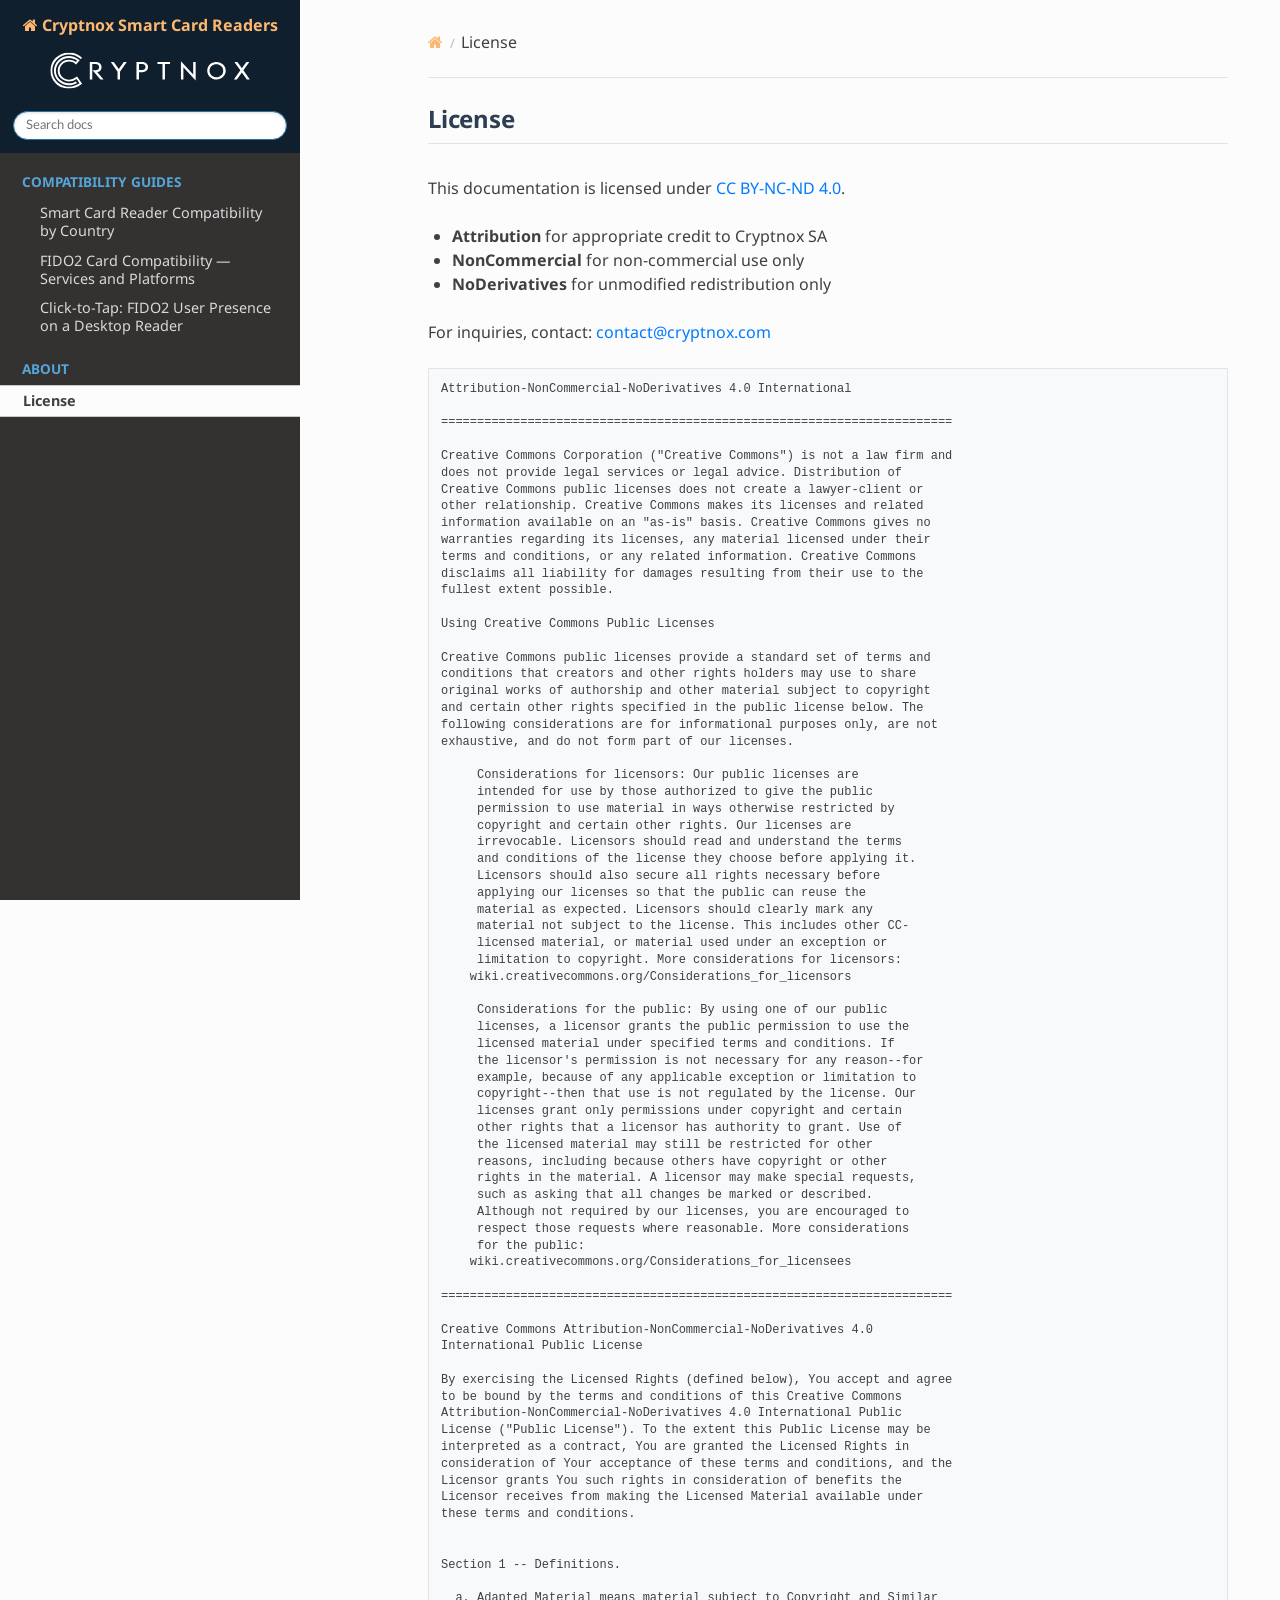
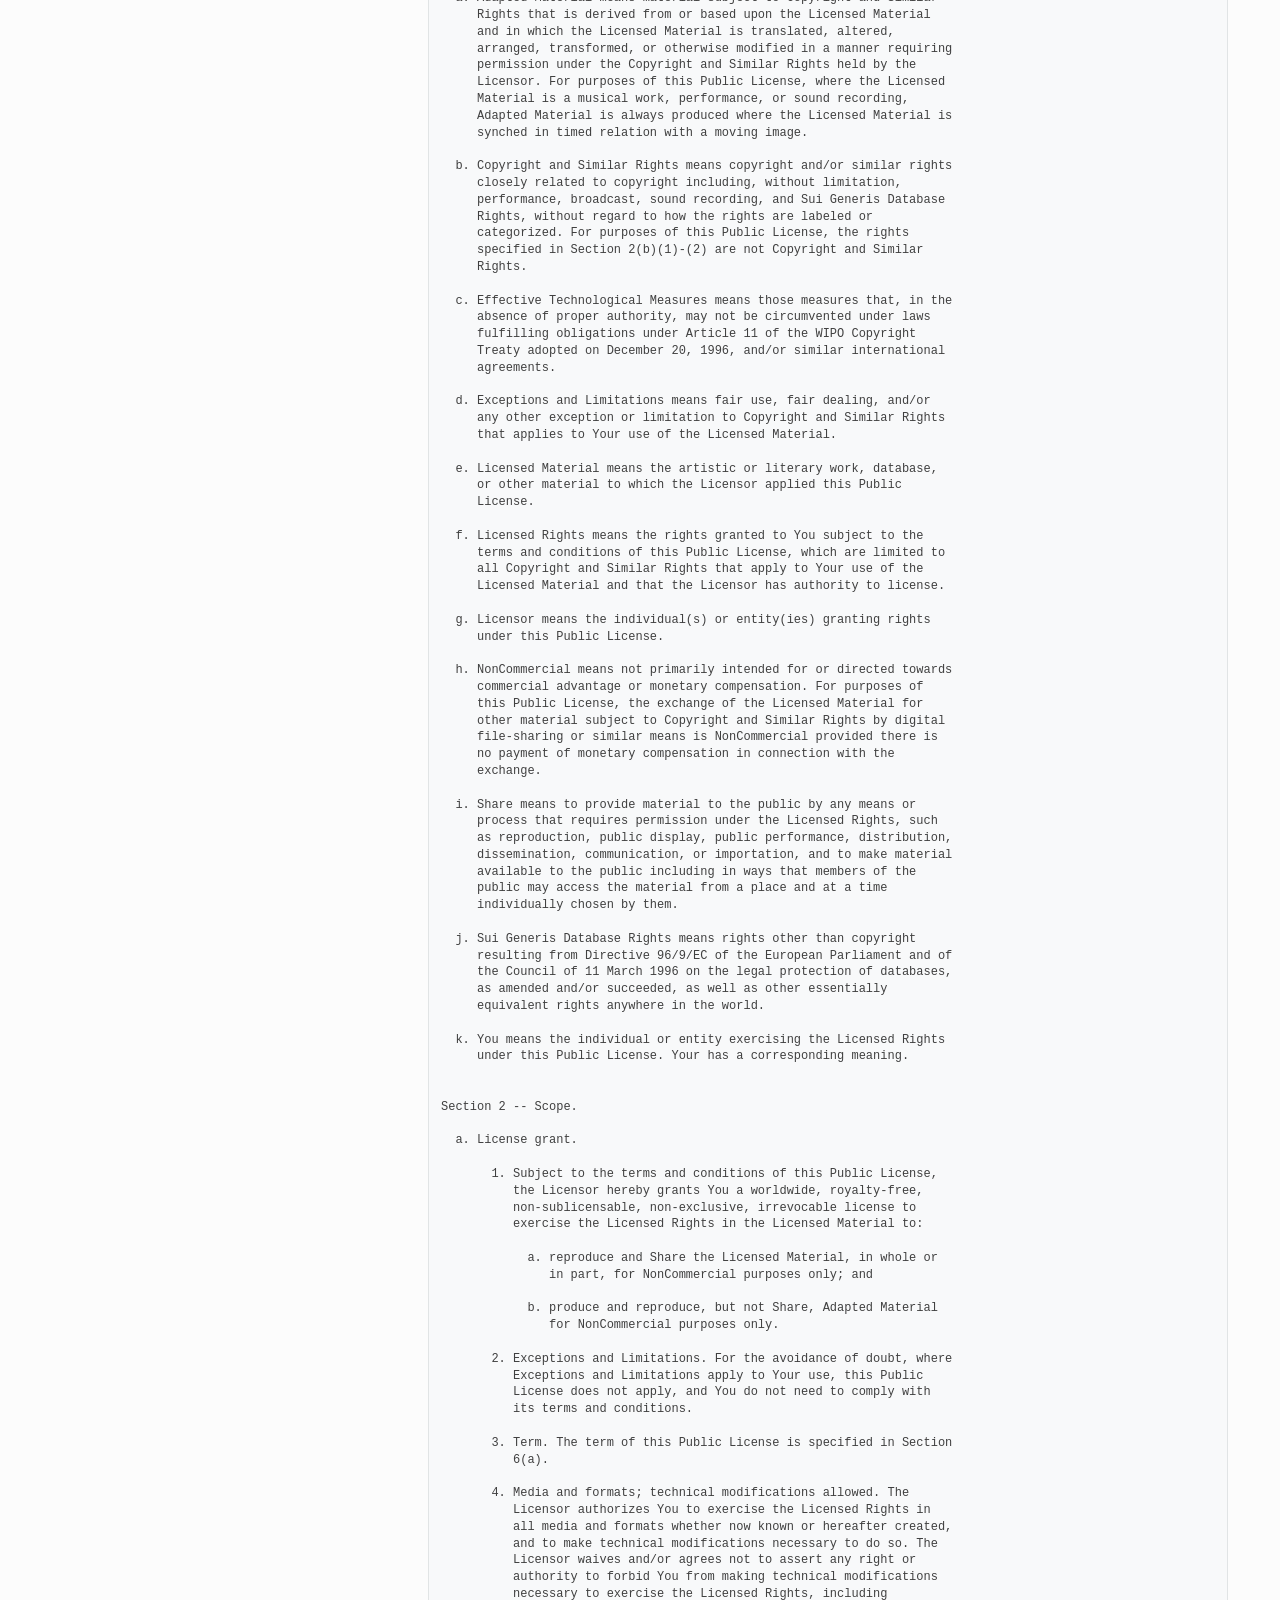
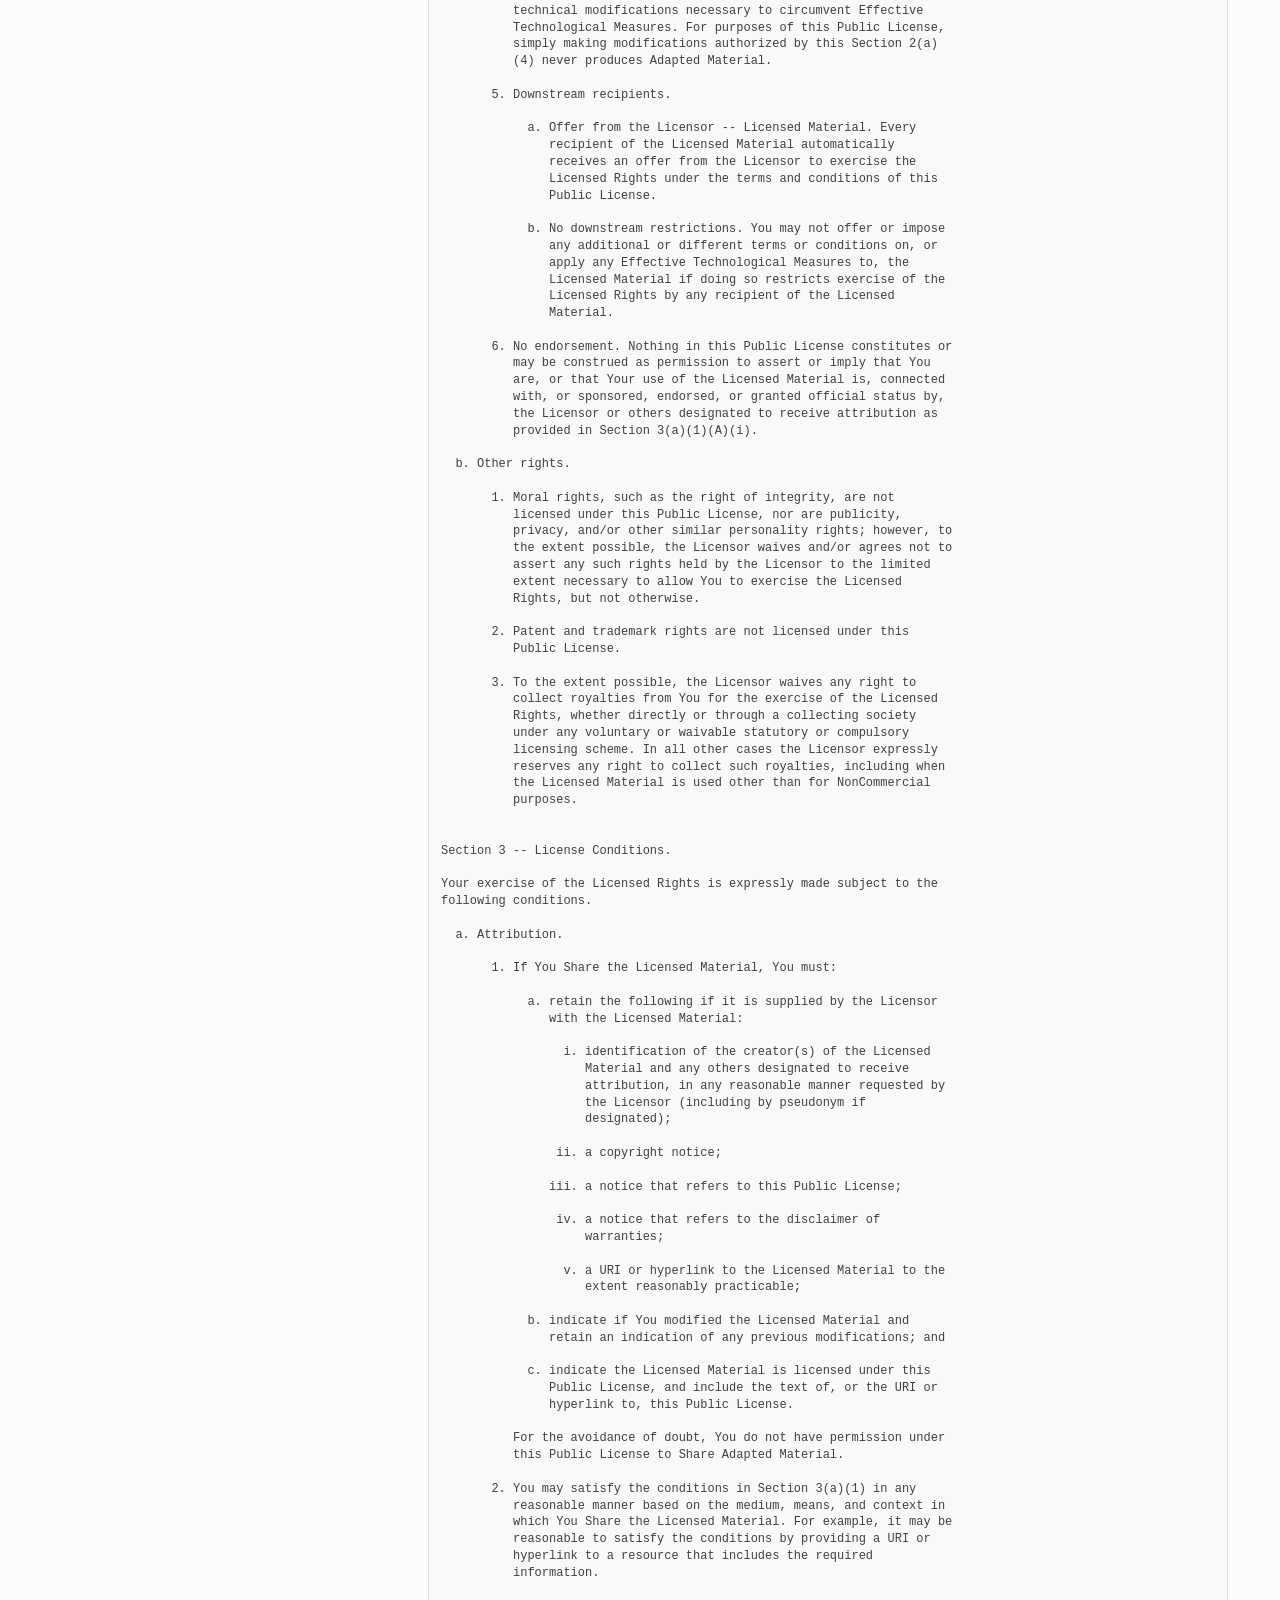
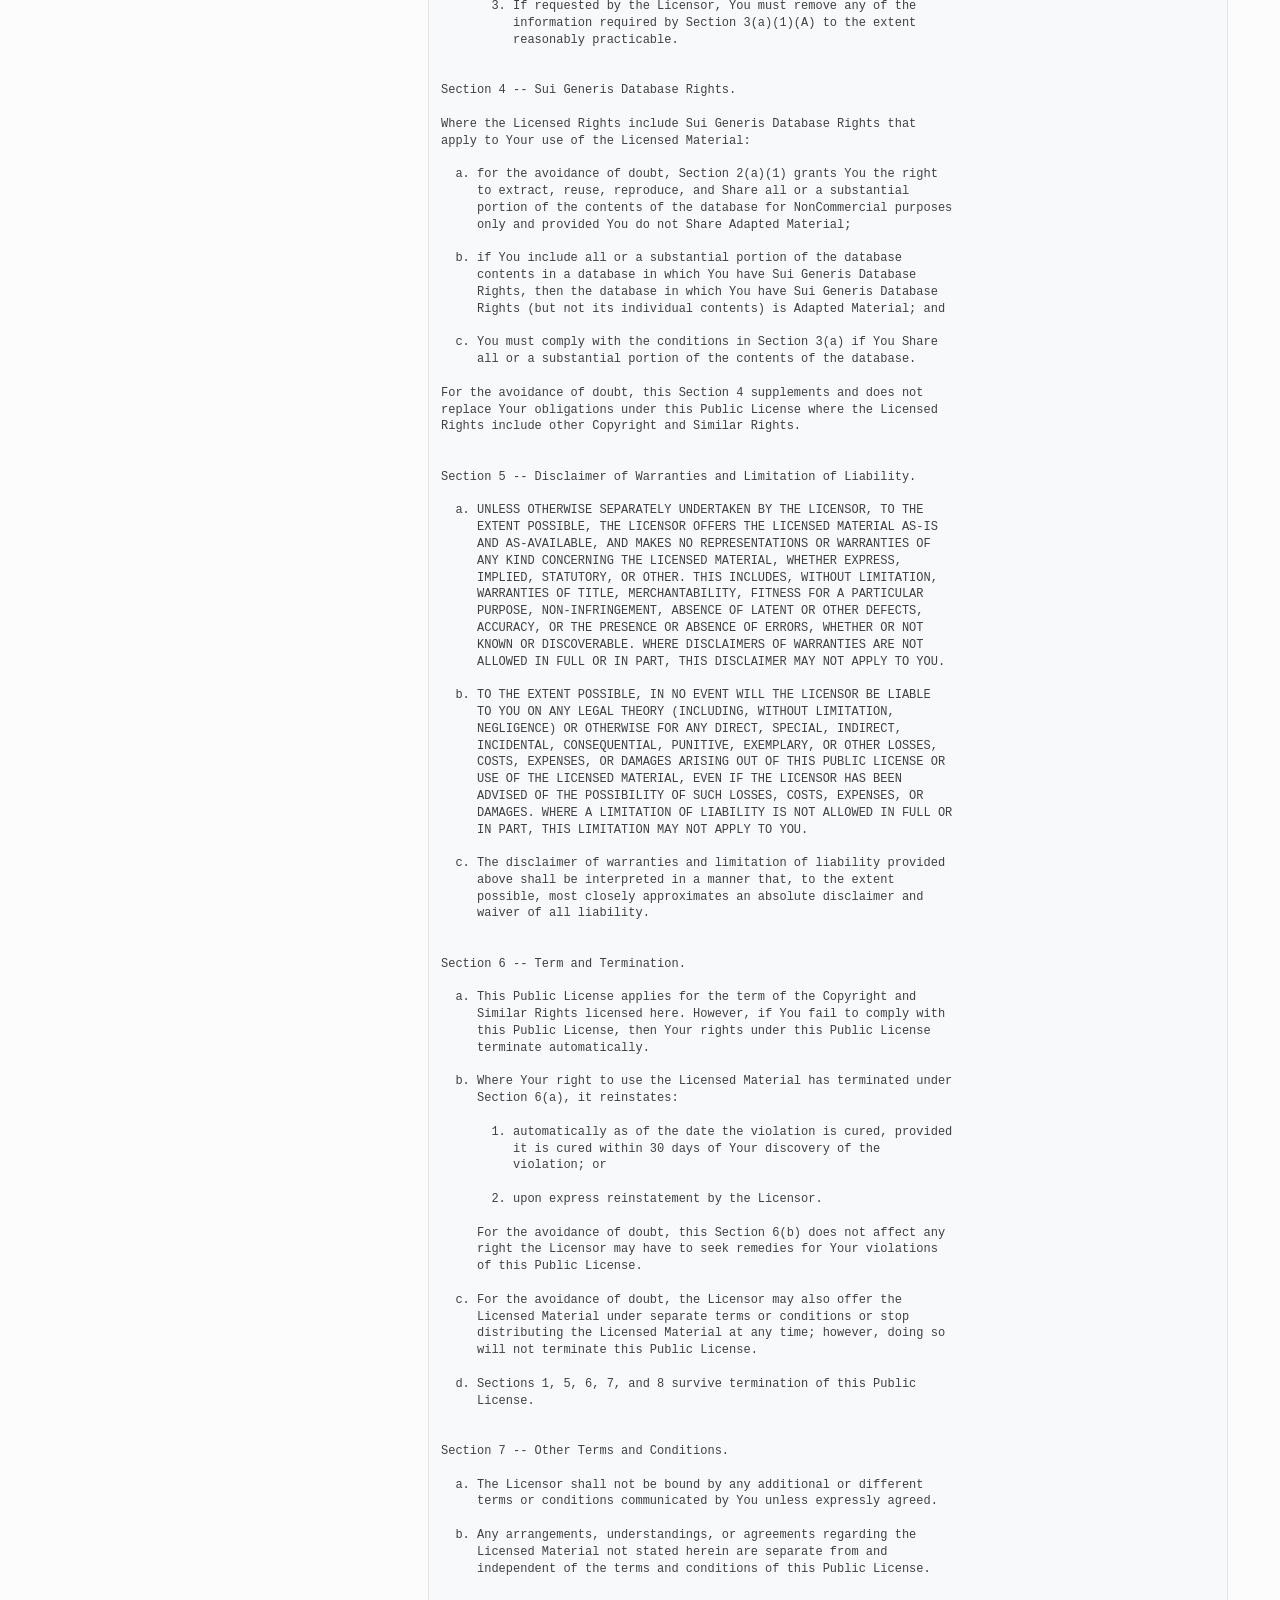
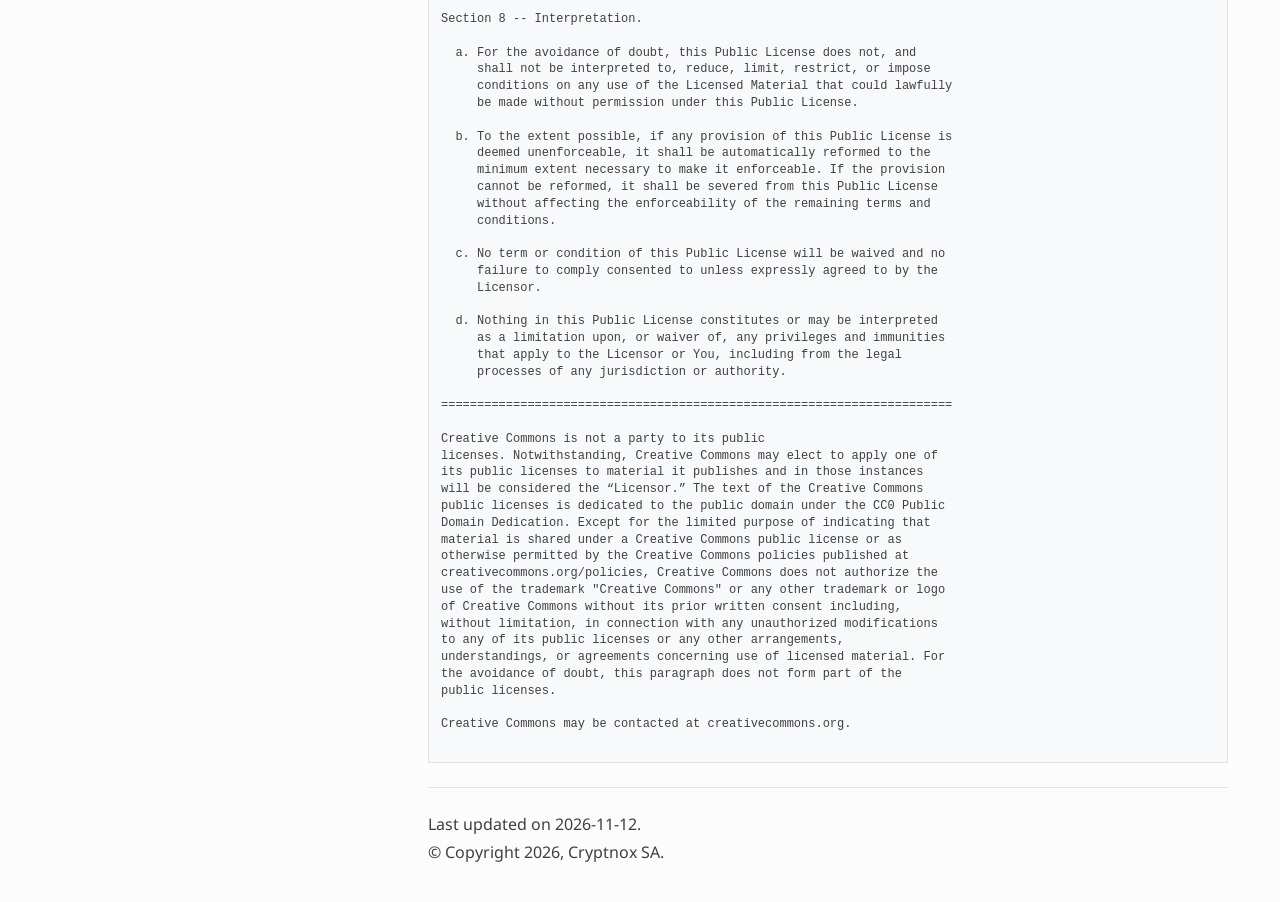
<file: license.html>
<!DOCTYPE html>
<html class="writer-html5" lang="en" data-content_root="./">
<head>
  <meta charset="utf-8" /><meta name="viewport" content="width=device-width, initial-scale=1" />

  <meta name="viewport" content="width=device-width, initial-scale=1.0" />
  <title>License &mdash; Cryptnox Smart Card Readers</title>
      <link rel="stylesheet" type="text/css" href="_static/pygments.css?v=b86133f3" />
      <link rel="stylesheet" type="text/css" href="_static/css/theme.css?v=9edc463e" />
      <link rel="stylesheet" type="text/css" href="_static/custom.css?v=8120f1fa" />

  
    <link rel="shortcut icon" href="_static/favicon.png"/>
    <link rel="canonical" href="https://docs.cryptnox.com/cryptnox-readers/license.html" />
      <script src="_static/jquery.js?v=5d32c60e"></script>
      <script src="_static/_sphinx_javascript_frameworks_compat.js?v=2cd50e6c"></script>
      <script src="_static/documentation_options.js?v=2882ecd3"></script>
      <script src="_static/doctools.js?v=fd6eb6e6"></script>
      <script src="_static/sphinx_highlight.js?v=6ffebe34"></script>
    <script src="_static/js/theme.js"></script>
    <link rel="index" title="Index" href="genindex.html" />
    <link rel="search" title="Search" href="search.html" />
    <link rel="prev" title="Click-to-Tap: FIDO2 User Presence on a Desktop Reader" href="click-to-tap.html" />
 






<meta name="description" content="Compatibility documentation for Cryptnox USB smart card readers: national eID and professional cards by country, and FIDO2 services and platforms." />

<link rel="canonical" href="https://docs.cryptnox.com/cryptnox-readers/license.html" />

<!-- Open Graph -->
<meta property="og:type" content="website" />
<meta property="og:url" content="https://docs.cryptnox.com/cryptnox-readers/license.html" />
<meta property="og:title" content="License | Cryptnox Docs" />
<meta property="og:description" content="Compatibility documentation for Cryptnox USB smart card readers: national eID and professional cards by country, and FIDO2 services and platforms." />
<meta property="og:image" content="https://cryptnox.com/wp-content/uploads/2026/09/cryptnox-documentation-social.jpg" />
<meta property="og:image:width" content="1200" />
<meta property="og:image:height" content="630" />
<meta property="og:image:alt" content="Cryptnox Documentation — official Cryptnox technical documentation" />
<meta property="og:site_name" content="Cryptnox Docs" />

<!-- Twitter Card -->
<meta name="twitter:card" content="summary_large_image" />
<meta name="twitter:site" content="@CryptnoxTech" />
<meta name="twitter:title" content="License | Cryptnox Docs" />
<meta name="twitter:description" content="Compatibility documentation for Cryptnox USB smart card readers: national eID and professional cards by country, and FIDO2 services and platforms." />
<meta name="twitter:image" content="https://cryptnox.com/wp-content/uploads/2026/09/cryptnox-documentation-social.jpg" />
<meta name="twitter:image:alt" content="Cryptnox Documentation — official Cryptnox technical documentation" />

<!-- JSON-LD Structured Data -->
<script type="application/ld+json">
{
  "@context": "https://schema.org",
  "@graph": [
    {
      "@type": "Organization",
      "@id": "https://cryptnox.com/#organization",
      "name": "Cryptnox SA",
      "url": "https://cryptnox.com/",
      "logo": {
        "@type": "ImageObject",
        "@id": "https://docs.cryptnox.com/#logo",
        "url": "https://docs.cryptnox.com/_static/cryptnox-logo.svg",
        "contentUrl": "https://docs.cryptnox.com/_static/cryptnox-logo.svg",
        "caption": "Cryptnox"
      },
      "sameAs": [
        "https://shop.cryptnox.com/",
        "https://github.com/cryptnox"
      ]
    },
    {
      "@type": "WebSite",
      "@id": "https://docs.cryptnox.com/#website",
      "url": "https://docs.cryptnox.com",
      "name": "Cryptnox Docs",
      "alternateName": "Cryptnox",
      "publisher": { "@id": "https://cryptnox.com/#organization" },
      "inLanguage": "en-US"
    },
    {
      "@type": "WebPage",
      "@id": "https://docs.cryptnox.com/cryptnox-readers/#webpage",
      "url": "https://docs.cryptnox.com/cryptnox-readers/",
      "name": "Cryptnox Smart Card Readers",
      "description": "Compatibility documentation for Cryptnox USB smart card readers: national eID and professional cards by country, and FIDO2 services and platforms.",
      "isPartOf": { "@id": "https://docs.cryptnox.com/#website" },
      "publisher": { "@id": "https://cryptnox.com/#organization" },
      "inLanguage": "en-US",
      "keywords": "Cryptnox, smart card reader, USB-C, CCID, PC/SC, eID, FIDO2, NFC, extended APDU, documentation"
    }
  ]
}
</script>

<!-- Google Tag Manager -->
<script>(function(w,d,s,l,i){w[l]=w[l]||[];w[l].push({'gtm.start':
new Date().getTime(),event:'gtm.js'});var f=d.getElementsByTagName(s)[0],
j=d.createElement(s),dl=l!='dataLayer'?'&l='+l:'';j.async=true;j.src=
'https://www.googletagmanager.com/gtm.js?id='+i+dl;f.parentNode.insertBefore(j,f);
})(window,document,'script','dataLayer','GT-PJ7HDFB');</script>


</head>

<body class="wy-body-for-nav"> 
  <div class="wy-grid-for-nav">
    <nav data-toggle="wy-nav-shift" class="wy-nav-side">
      <div class="wy-side-scroll">
        <div class="wy-side-nav-search"  style="background: #101f2e" >

          
          
          <a href="index.html" class="icon icon-home">
            Cryptnox Smart Card Readers
              <img src="_static/cryptnox-logo.svg" class="logo" alt="Logo"/>
          </a>
<div role="search">
  <form id="rtd-search-form" class="wy-form" action="search.html" method="get">
    <input type="text" name="q" placeholder="Search docs" aria-label="Search docs" />
    <input type="hidden" name="check_keywords" value="yes" />
    <input type="hidden" name="area" value="default" />
  </form>
</div>
        </div><div class="wy-menu wy-menu-vertical" data-spy="affix" role="navigation" aria-label="Navigation menu">
              <p class="caption" role="heading"><span class="caption-text">Compatibility guides</span></p>
<ul>
<li class="toctree-l1"><a class="reference internal" href="reader-compatibility.html">Smart Card Reader Compatibility by Country</a></li>
<li class="toctree-l1"><a class="reference internal" href="fido2-compatibility.html">FIDO2 Card Compatibility — Services and Platforms</a></li>
<li class="toctree-l1"><a class="reference internal" href="click-to-tap.html">Click-to-Tap: FIDO2 User Presence on a Desktop Reader</a></li>
</ul>
<p class="caption" role="heading"><span class="caption-text">About</span></p>
<ul class="current">
<li class="toctree-l1 current"><a class="current reference internal" href="#">License</a></li>
</ul>

        </div>
      </div>
    </nav>

    <section data-toggle="wy-nav-shift" class="wy-nav-content-wrap"><nav class="wy-nav-top" aria-label="Mobile navigation menu"  style="background: #101f2e" >
          <i data-toggle="wy-nav-top" class="fa fa-bars"></i>
          <a href="index.html">Cryptnox Smart Card Readers</a>
      </nav>

      <div class="wy-nav-content">
        <div class="rst-content">
          <div role="navigation" aria-label="Page navigation">
  <ul class="wy-breadcrumbs">
      <li><a href="index.html" class="icon icon-home" aria-label="Home"></a></li>
      <li class="breadcrumb-item active">License</li>
      <li class="wy-breadcrumbs-aside">
      </li>
  </ul>
  <hr/>
</div>
          <div role="main" class="document" itemscope="itemscope" itemtype="http://schema.org/Article">
           <div itemprop="articleBody">
             
  <section id="license">
<h1>License<a class="headerlink" href="#license" title="Link to this heading"></a></h1>
<p>This documentation is licensed under <a class="reference external" href="https://creativecommons.org/licenses/by-nc-nd/4.0/">CC BY-NC-ND 4.0</a>.</p>
<ul class="simple">
<li><p><strong>Attribution</strong> for appropriate credit to Cryptnox SA</p></li>
<li><p><strong>NonCommercial</strong> for non-commercial use only</p></li>
<li><p><strong>NoDerivatives</strong> for unmodified redistribution only</p></li>
</ul>
<p>For inquiries, contact: <a class="reference external" href="mailto:contact&#37;&#52;&#48;cryptnox&#46;com">contact<span>&#64;</span>cryptnox<span>&#46;</span>com</a></p>
<div class="highlight-none notranslate"><div class="highlight"><pre><span></span>Attribution-NonCommercial-NoDerivatives 4.0 International

=======================================================================

Creative Commons Corporation ("Creative Commons") is not a law firm and
does not provide legal services or legal advice. Distribution of
Creative Commons public licenses does not create a lawyer-client or
other relationship. Creative Commons makes its licenses and related
information available on an "as-is" basis. Creative Commons gives no
warranties regarding its licenses, any material licensed under their
terms and conditions, or any related information. Creative Commons
disclaims all liability for damages resulting from their use to the
fullest extent possible.

Using Creative Commons Public Licenses

Creative Commons public licenses provide a standard set of terms and
conditions that creators and other rights holders may use to share
original works of authorship and other material subject to copyright
and certain other rights specified in the public license below. The
following considerations are for informational purposes only, are not
exhaustive, and do not form part of our licenses.

     Considerations for licensors: Our public licenses are
     intended for use by those authorized to give the public
     permission to use material in ways otherwise restricted by
     copyright and certain other rights. Our licenses are
     irrevocable. Licensors should read and understand the terms
     and conditions of the license they choose before applying it.
     Licensors should also secure all rights necessary before
     applying our licenses so that the public can reuse the
     material as expected. Licensors should clearly mark any
     material not subject to the license. This includes other CC-
     licensed material, or material used under an exception or
     limitation to copyright. More considerations for licensors:
    wiki.creativecommons.org/Considerations_for_licensors

     Considerations for the public: By using one of our public
     licenses, a licensor grants the public permission to use the
     licensed material under specified terms and conditions. If
     the licensor's permission is not necessary for any reason--for
     example, because of any applicable exception or limitation to
     copyright--then that use is not regulated by the license. Our
     licenses grant only permissions under copyright and certain
     other rights that a licensor has authority to grant. Use of
     the licensed material may still be restricted for other
     reasons, including because others have copyright or other
     rights in the material. A licensor may make special requests,
     such as asking that all changes be marked or described.
     Although not required by our licenses, you are encouraged to
     respect those requests where reasonable. More considerations
     for the public:
    wiki.creativecommons.org/Considerations_for_licensees

=======================================================================

Creative Commons Attribution-NonCommercial-NoDerivatives 4.0
International Public License

By exercising the Licensed Rights (defined below), You accept and agree
to be bound by the terms and conditions of this Creative Commons
Attribution-NonCommercial-NoDerivatives 4.0 International Public
License ("Public License"). To the extent this Public License may be
interpreted as a contract, You are granted the Licensed Rights in
consideration of Your acceptance of these terms and conditions, and the
Licensor grants You such rights in consideration of benefits the
Licensor receives from making the Licensed Material available under
these terms and conditions.


Section 1 -- Definitions.

  a. Adapted Material means material subject to Copyright and Similar
     Rights that is derived from or based upon the Licensed Material
     and in which the Licensed Material is translated, altered,
     arranged, transformed, or otherwise modified in a manner requiring
     permission under the Copyright and Similar Rights held by the
     Licensor. For purposes of this Public License, where the Licensed
     Material is a musical work, performance, or sound recording,
     Adapted Material is always produced where the Licensed Material is
     synched in timed relation with a moving image.

  b. Copyright and Similar Rights means copyright and/or similar rights
     closely related to copyright including, without limitation,
     performance, broadcast, sound recording, and Sui Generis Database
     Rights, without regard to how the rights are labeled or
     categorized. For purposes of this Public License, the rights
     specified in Section 2(b)(1)-(2) are not Copyright and Similar
     Rights.

  c. Effective Technological Measures means those measures that, in the
     absence of proper authority, may not be circumvented under laws
     fulfilling obligations under Article 11 of the WIPO Copyright
     Treaty adopted on December 20, 1996, and/or similar international
     agreements.

  d. Exceptions and Limitations means fair use, fair dealing, and/or
     any other exception or limitation to Copyright and Similar Rights
     that applies to Your use of the Licensed Material.

  e. Licensed Material means the artistic or literary work, database,
     or other material to which the Licensor applied this Public
     License.

  f. Licensed Rights means the rights granted to You subject to the
     terms and conditions of this Public License, which are limited to
     all Copyright and Similar Rights that apply to Your use of the
     Licensed Material and that the Licensor has authority to license.

  g. Licensor means the individual(s) or entity(ies) granting rights
     under this Public License.

  h. NonCommercial means not primarily intended for or directed towards
     commercial advantage or monetary compensation. For purposes of
     this Public License, the exchange of the Licensed Material for
     other material subject to Copyright and Similar Rights by digital
     file-sharing or similar means is NonCommercial provided there is
     no payment of monetary compensation in connection with the
     exchange.

  i. Share means to provide material to the public by any means or
     process that requires permission under the Licensed Rights, such
     as reproduction, public display, public performance, distribution,
     dissemination, communication, or importation, and to make material
     available to the public including in ways that members of the
     public may access the material from a place and at a time
     individually chosen by them.

  j. Sui Generis Database Rights means rights other than copyright
     resulting from Directive 96/9/EC of the European Parliament and of
     the Council of 11 March 1996 on the legal protection of databases,
     as amended and/or succeeded, as well as other essentially
     equivalent rights anywhere in the world.

  k. You means the individual or entity exercising the Licensed Rights
     under this Public License. Your has a corresponding meaning.


Section 2 -- Scope.

  a. License grant.

       1. Subject to the terms and conditions of this Public License,
          the Licensor hereby grants You a worldwide, royalty-free,
          non-sublicensable, non-exclusive, irrevocable license to
          exercise the Licensed Rights in the Licensed Material to:

            a. reproduce and Share the Licensed Material, in whole or
               in part, for NonCommercial purposes only; and

            b. produce and reproduce, but not Share, Adapted Material
               for NonCommercial purposes only.

       2. Exceptions and Limitations. For the avoidance of doubt, where
          Exceptions and Limitations apply to Your use, this Public
          License does not apply, and You do not need to comply with
          its terms and conditions.

       3. Term. The term of this Public License is specified in Section
          6(a).

       4. Media and formats; technical modifications allowed. The
          Licensor authorizes You to exercise the Licensed Rights in
          all media and formats whether now known or hereafter created,
          and to make technical modifications necessary to do so. The
          Licensor waives and/or agrees not to assert any right or
          authority to forbid You from making technical modifications
          necessary to exercise the Licensed Rights, including
          technical modifications necessary to circumvent Effective
          Technological Measures. For purposes of this Public License,
          simply making modifications authorized by this Section 2(a)
          (4) never produces Adapted Material.

       5. Downstream recipients.

            a. Offer from the Licensor -- Licensed Material. Every
               recipient of the Licensed Material automatically
               receives an offer from the Licensor to exercise the
               Licensed Rights under the terms and conditions of this
               Public License.

            b. No downstream restrictions. You may not offer or impose
               any additional or different terms or conditions on, or
               apply any Effective Technological Measures to, the
               Licensed Material if doing so restricts exercise of the
               Licensed Rights by any recipient of the Licensed
               Material.

       6. No endorsement. Nothing in this Public License constitutes or
          may be construed as permission to assert or imply that You
          are, or that Your use of the Licensed Material is, connected
          with, or sponsored, endorsed, or granted official status by,
          the Licensor or others designated to receive attribution as
          provided in Section 3(a)(1)(A)(i).

  b. Other rights.

       1. Moral rights, such as the right of integrity, are not
          licensed under this Public License, nor are publicity,
          privacy, and/or other similar personality rights; however, to
          the extent possible, the Licensor waives and/or agrees not to
          assert any such rights held by the Licensor to the limited
          extent necessary to allow You to exercise the Licensed
          Rights, but not otherwise.

       2. Patent and trademark rights are not licensed under this
          Public License.

       3. To the extent possible, the Licensor waives any right to
          collect royalties from You for the exercise of the Licensed
          Rights, whether directly or through a collecting society
          under any voluntary or waivable statutory or compulsory
          licensing scheme. In all other cases the Licensor expressly
          reserves any right to collect such royalties, including when
          the Licensed Material is used other than for NonCommercial
          purposes.


Section 3 -- License Conditions.

Your exercise of the Licensed Rights is expressly made subject to the
following conditions.

  a. Attribution.

       1. If You Share the Licensed Material, You must:

            a. retain the following if it is supplied by the Licensor
               with the Licensed Material:

                 i. identification of the creator(s) of the Licensed
                    Material and any others designated to receive
                    attribution, in any reasonable manner requested by
                    the Licensor (including by pseudonym if
                    designated);

                ii. a copyright notice;

               iii. a notice that refers to this Public License;

                iv. a notice that refers to the disclaimer of
                    warranties;

                 v. a URI or hyperlink to the Licensed Material to the
                    extent reasonably practicable;

            b. indicate if You modified the Licensed Material and
               retain an indication of any previous modifications; and

            c. indicate the Licensed Material is licensed under this
               Public License, and include the text of, or the URI or
               hyperlink to, this Public License.

          For the avoidance of doubt, You do not have permission under
          this Public License to Share Adapted Material.

       2. You may satisfy the conditions in Section 3(a)(1) in any
          reasonable manner based on the medium, means, and context in
          which You Share the Licensed Material. For example, it may be
          reasonable to satisfy the conditions by providing a URI or
          hyperlink to a resource that includes the required
          information.

       3. If requested by the Licensor, You must remove any of the
          information required by Section 3(a)(1)(A) to the extent
          reasonably practicable.


Section 4 -- Sui Generis Database Rights.

Where the Licensed Rights include Sui Generis Database Rights that
apply to Your use of the Licensed Material:

  a. for the avoidance of doubt, Section 2(a)(1) grants You the right
     to extract, reuse, reproduce, and Share all or a substantial
     portion of the contents of the database for NonCommercial purposes
     only and provided You do not Share Adapted Material;

  b. if You include all or a substantial portion of the database
     contents in a database in which You have Sui Generis Database
     Rights, then the database in which You have Sui Generis Database
     Rights (but not its individual contents) is Adapted Material; and

  c. You must comply with the conditions in Section 3(a) if You Share
     all or a substantial portion of the contents of the database.

For the avoidance of doubt, this Section 4 supplements and does not
replace Your obligations under this Public License where the Licensed
Rights include other Copyright and Similar Rights.


Section 5 -- Disclaimer of Warranties and Limitation of Liability.

  a. UNLESS OTHERWISE SEPARATELY UNDERTAKEN BY THE LICENSOR, TO THE
     EXTENT POSSIBLE, THE LICENSOR OFFERS THE LICENSED MATERIAL AS-IS
     AND AS-AVAILABLE, AND MAKES NO REPRESENTATIONS OR WARRANTIES OF
     ANY KIND CONCERNING THE LICENSED MATERIAL, WHETHER EXPRESS,
     IMPLIED, STATUTORY, OR OTHER. THIS INCLUDES, WITHOUT LIMITATION,
     WARRANTIES OF TITLE, MERCHANTABILITY, FITNESS FOR A PARTICULAR
     PURPOSE, NON-INFRINGEMENT, ABSENCE OF LATENT OR OTHER DEFECTS,
     ACCURACY, OR THE PRESENCE OR ABSENCE OF ERRORS, WHETHER OR NOT
     KNOWN OR DISCOVERABLE. WHERE DISCLAIMERS OF WARRANTIES ARE NOT
     ALLOWED IN FULL OR IN PART, THIS DISCLAIMER MAY NOT APPLY TO YOU.

  b. TO THE EXTENT POSSIBLE, IN NO EVENT WILL THE LICENSOR BE LIABLE
     TO YOU ON ANY LEGAL THEORY (INCLUDING, WITHOUT LIMITATION,
     NEGLIGENCE) OR OTHERWISE FOR ANY DIRECT, SPECIAL, INDIRECT,
     INCIDENTAL, CONSEQUENTIAL, PUNITIVE, EXEMPLARY, OR OTHER LOSSES,
     COSTS, EXPENSES, OR DAMAGES ARISING OUT OF THIS PUBLIC LICENSE OR
     USE OF THE LICENSED MATERIAL, EVEN IF THE LICENSOR HAS BEEN
     ADVISED OF THE POSSIBILITY OF SUCH LOSSES, COSTS, EXPENSES, OR
     DAMAGES. WHERE A LIMITATION OF LIABILITY IS NOT ALLOWED IN FULL OR
     IN PART, THIS LIMITATION MAY NOT APPLY TO YOU.

  c. The disclaimer of warranties and limitation of liability provided
     above shall be interpreted in a manner that, to the extent
     possible, most closely approximates an absolute disclaimer and
     waiver of all liability.


Section 6 -- Term and Termination.

  a. This Public License applies for the term of the Copyright and
     Similar Rights licensed here. However, if You fail to comply with
     this Public License, then Your rights under this Public License
     terminate automatically.

  b. Where Your right to use the Licensed Material has terminated under
     Section 6(a), it reinstates:

       1. automatically as of the date the violation is cured, provided
          it is cured within 30 days of Your discovery of the
          violation; or

       2. upon express reinstatement by the Licensor.

     For the avoidance of doubt, this Section 6(b) does not affect any
     right the Licensor may have to seek remedies for Your violations
     of this Public License.

  c. For the avoidance of doubt, the Licensor may also offer the
     Licensed Material under separate terms or conditions or stop
     distributing the Licensed Material at any time; however, doing so
     will not terminate this Public License.

  d. Sections 1, 5, 6, 7, and 8 survive termination of this Public
     License.


Section 7 -- Other Terms and Conditions.

  a. The Licensor shall not be bound by any additional or different
     terms or conditions communicated by You unless expressly agreed.

  b. Any arrangements, understandings, or agreements regarding the
     Licensed Material not stated herein are separate from and
     independent of the terms and conditions of this Public License.


Section 8 -- Interpretation.

  a. For the avoidance of doubt, this Public License does not, and
     shall not be interpreted to, reduce, limit, restrict, or impose
     conditions on any use of the Licensed Material that could lawfully
     be made without permission under this Public License.

  b. To the extent possible, if any provision of this Public License is
     deemed unenforceable, it shall be automatically reformed to the
     minimum extent necessary to make it enforceable. If the provision
     cannot be reformed, it shall be severed from this Public License
     without affecting the enforceability of the remaining terms and
     conditions.

  c. No term or condition of this Public License will be waived and no
     failure to comply consented to unless expressly agreed to by the
     Licensor.

  d. Nothing in this Public License constitutes or may be interpreted
     as a limitation upon, or waiver of, any privileges and immunities
     that apply to the Licensor or You, including from the legal
     processes of any jurisdiction or authority.

=======================================================================

Creative Commons is not a party to its public
licenses. Notwithstanding, Creative Commons may elect to apply one of
its public licenses to material it publishes and in those instances
will be considered the “Licensor.” The text of the Creative Commons
public licenses is dedicated to the public domain under the CC0 Public
Domain Dedication. Except for the limited purpose of indicating that
material is shared under a Creative Commons public license or as
otherwise permitted by the Creative Commons policies published at
creativecommons.org/policies, Creative Commons does not authorize the
use of the trademark "Creative Commons" or any other trademark or logo
of Creative Commons without its prior written consent including,
without limitation, in connection with any unauthorized modifications
to any of its public licenses or any other arrangements,
understandings, or agreements concerning use of licensed material. For
the avoidance of doubt, this paragraph does not form part of the
public licenses.

Creative Commons may be contacted at creativecommons.org.

</pre></div>
</div>
</section>


           </div>
          </div>
          <hr/>
<p style="margin-bottom: 0.25rem;">Last updated on 2026-11-12.</p>
<p style="margin-bottom: 0.75rem;">&#169; Copyright 2026, Cryptnox SA.</p>
        </div>
      </div>
    </section>
  </div>
  <script>
      jQuery(function () {
          SphinxRtdTheme.Navigation.enable(true);
      });
  </script>
    <!-- Theme Analytics -->
    <script async src="https://www.googletagmanager.com/gtag/js?id=GT-PJ7HDFB"></script>
    <script>
      window.dataLayer = window.dataLayer || [];
      function gtag(){dataLayer.push(arguments);}
      gtag('js', new Date());

      gtag('config', 'GT-PJ7HDFB', {
          'anonymize_ip': false,
      });
    </script> 

</body>
</html>
</file>
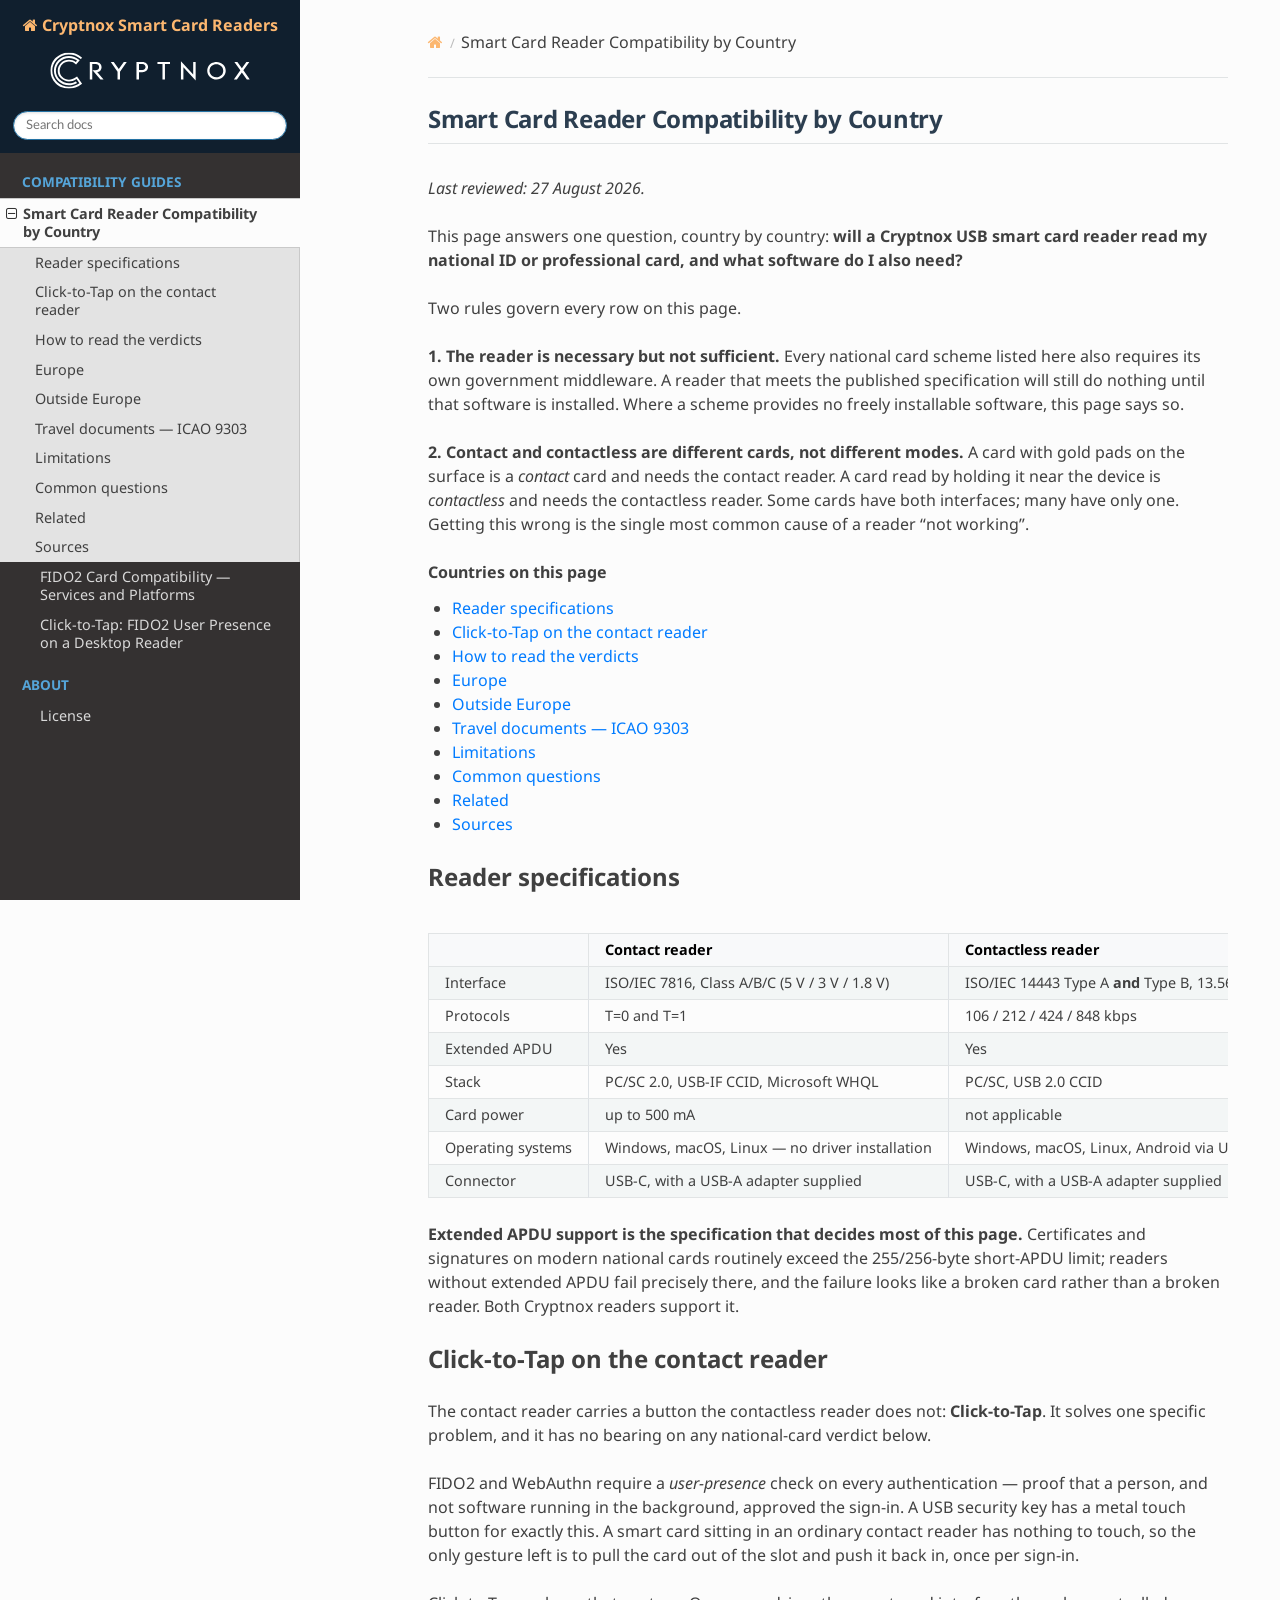
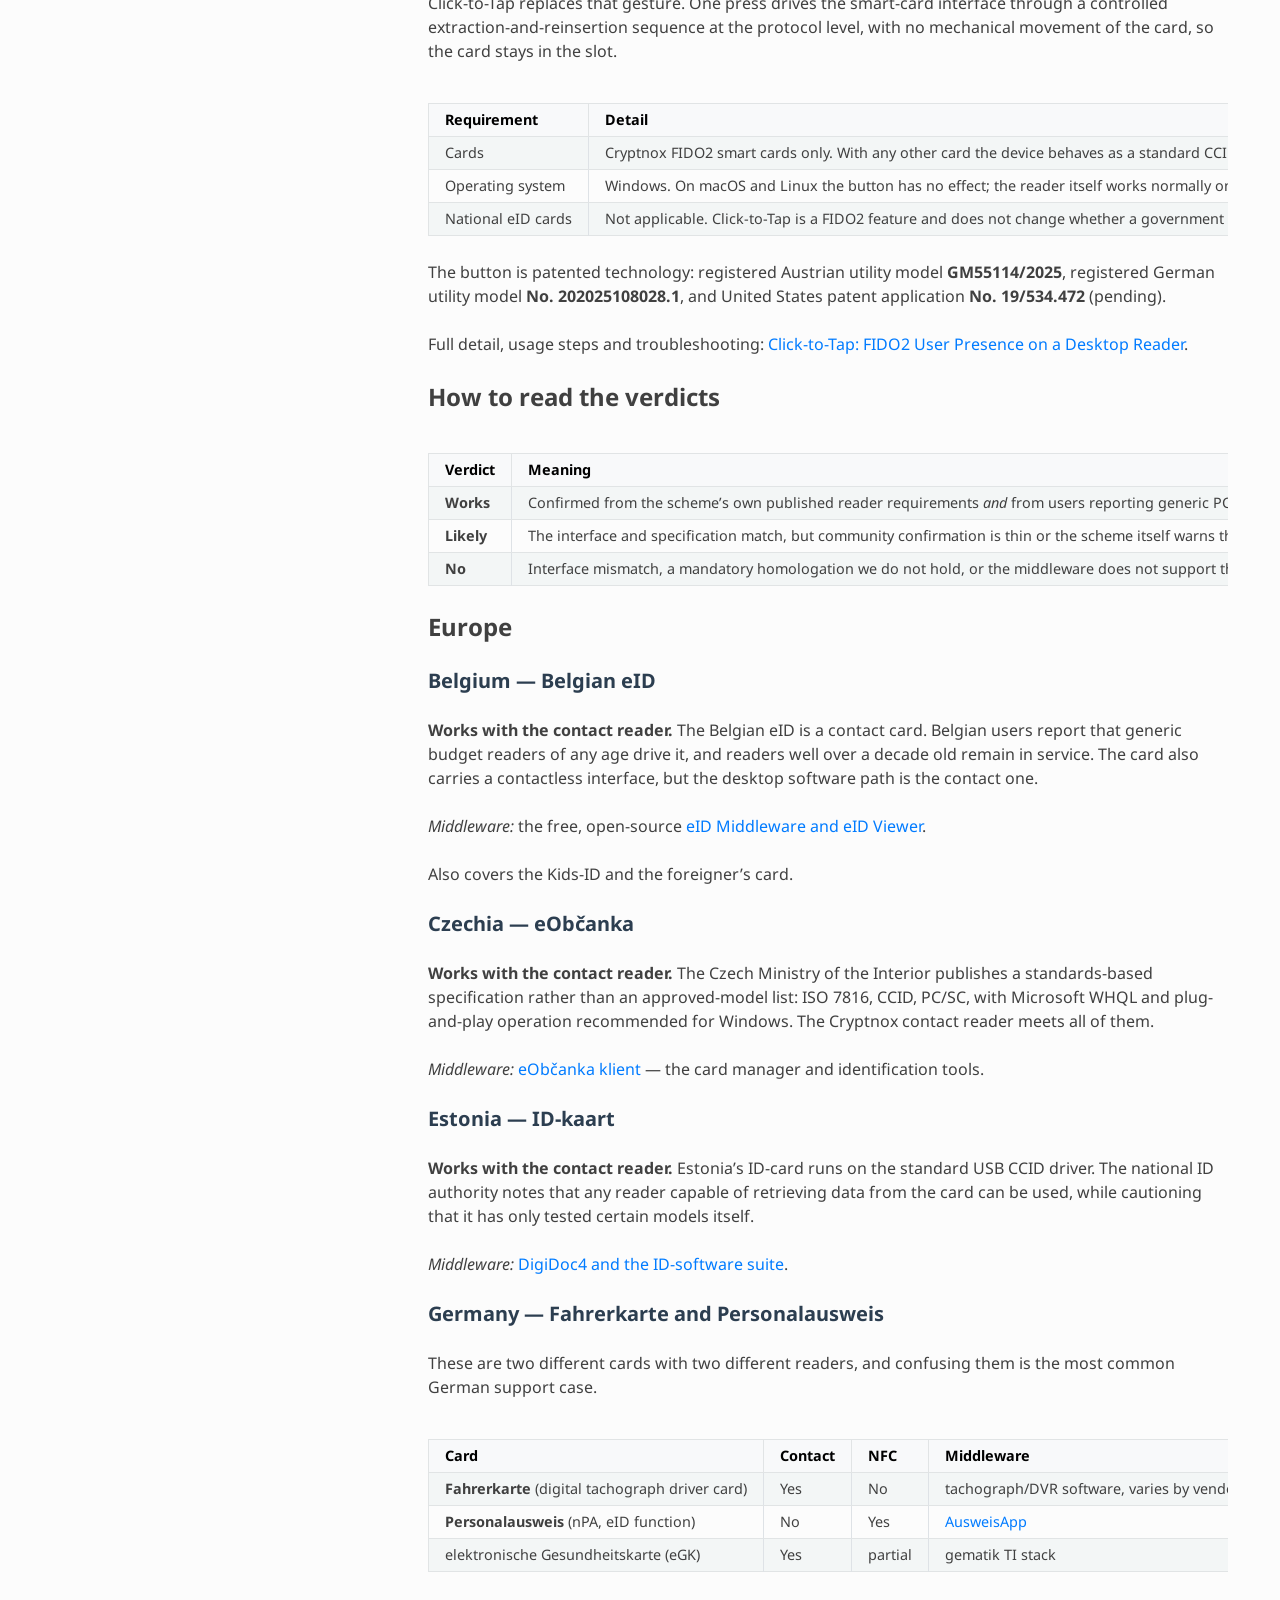
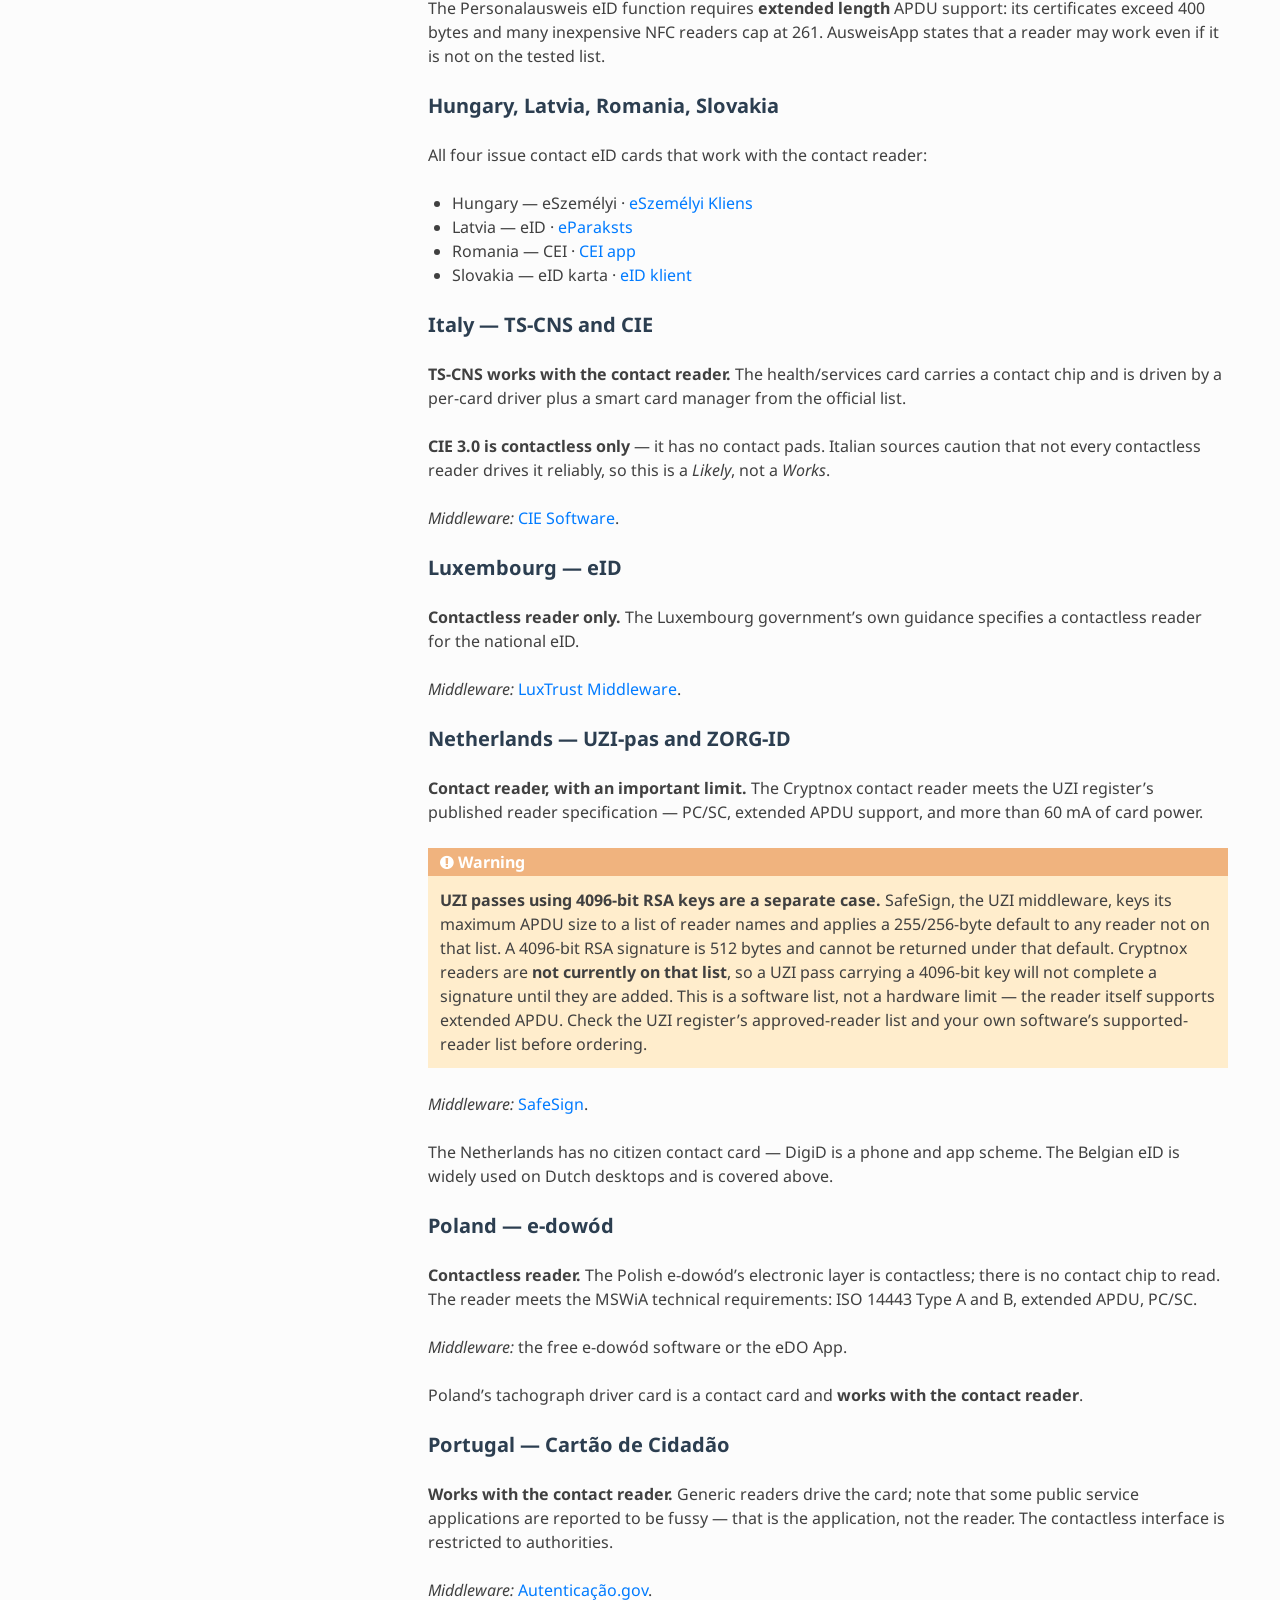
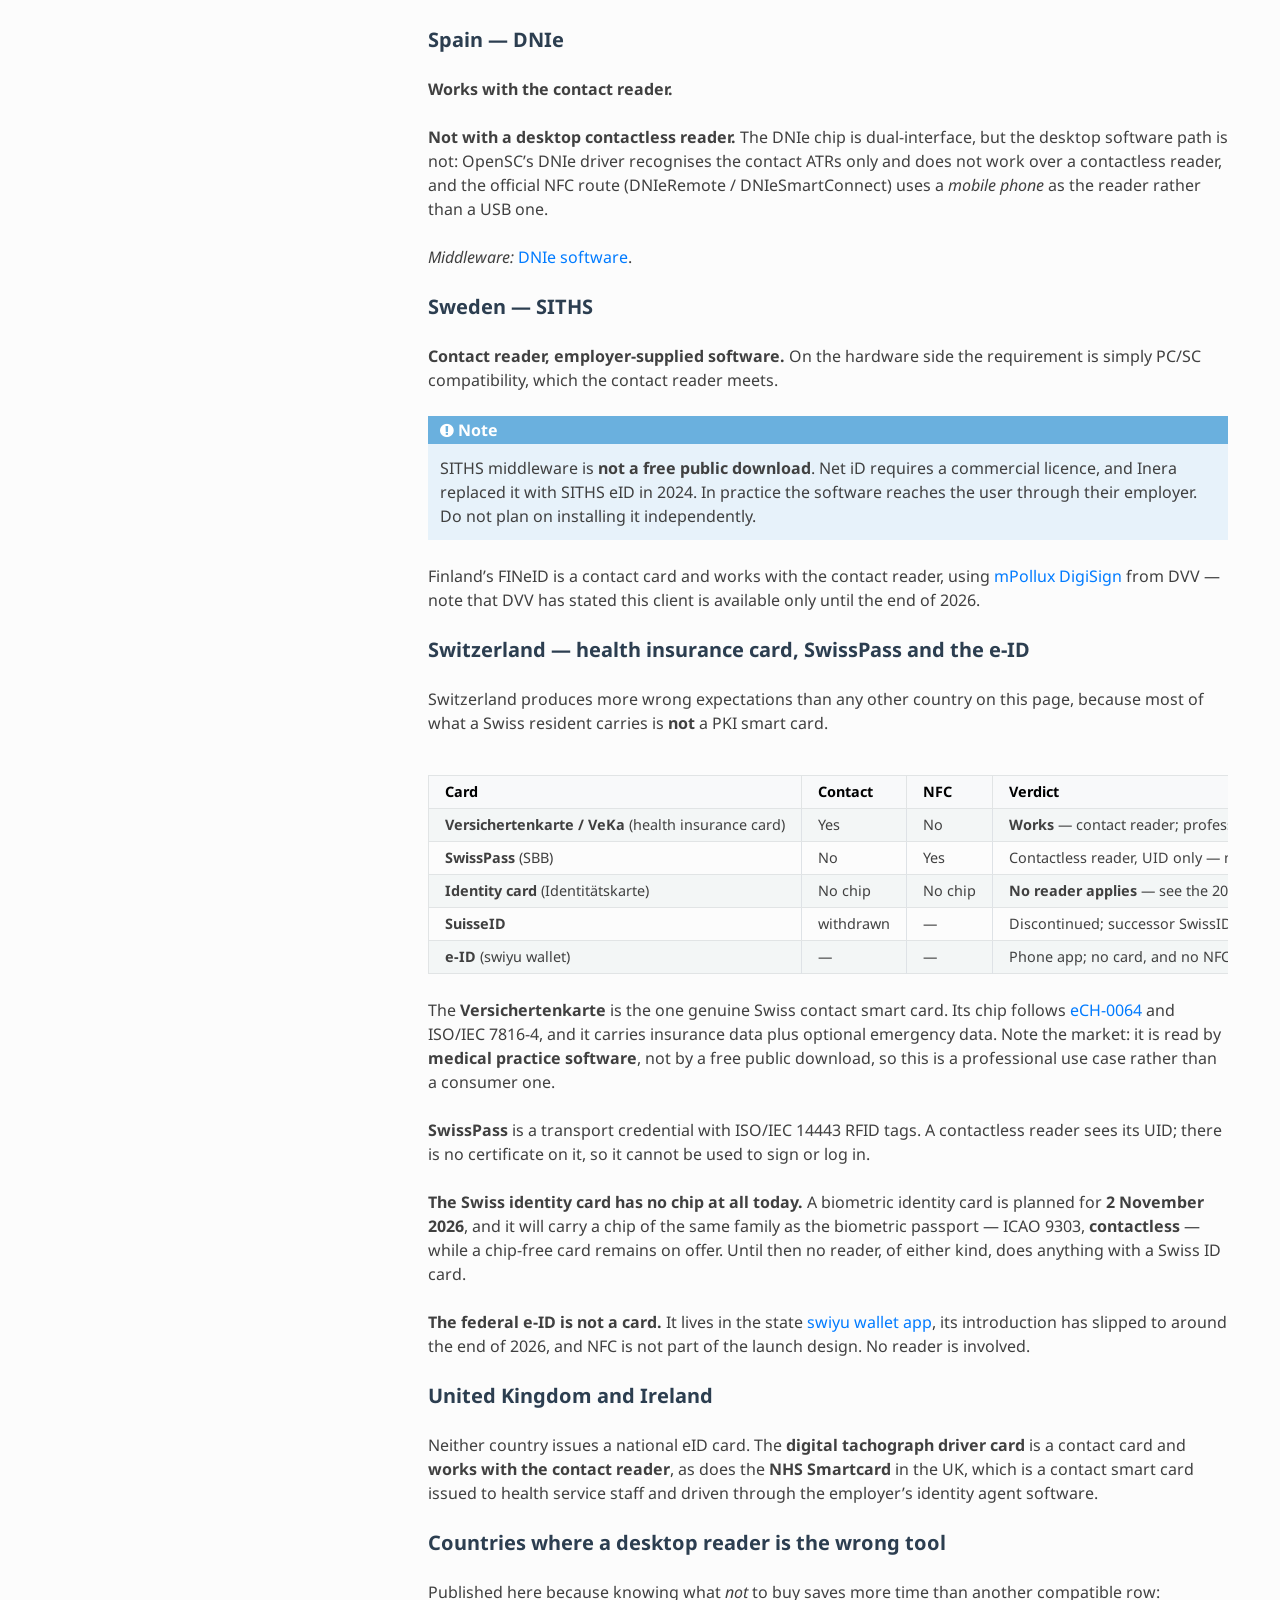
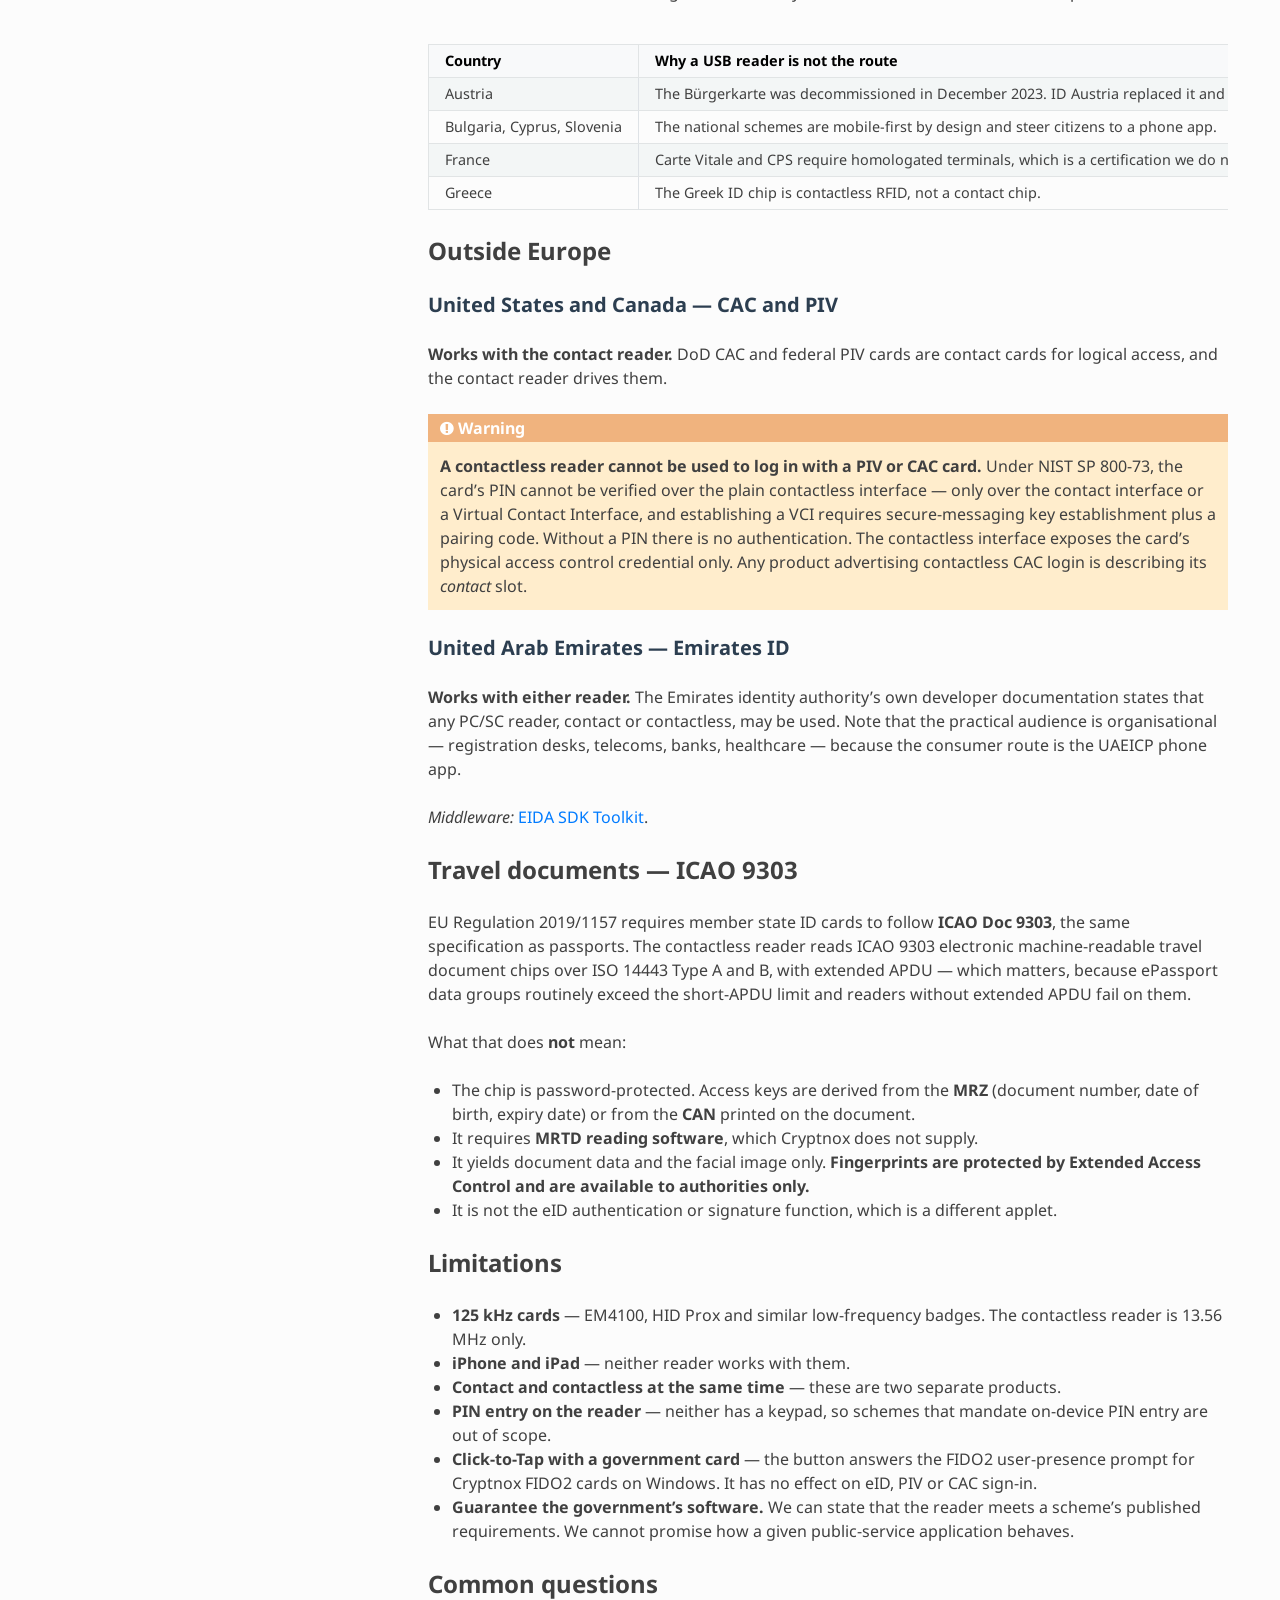
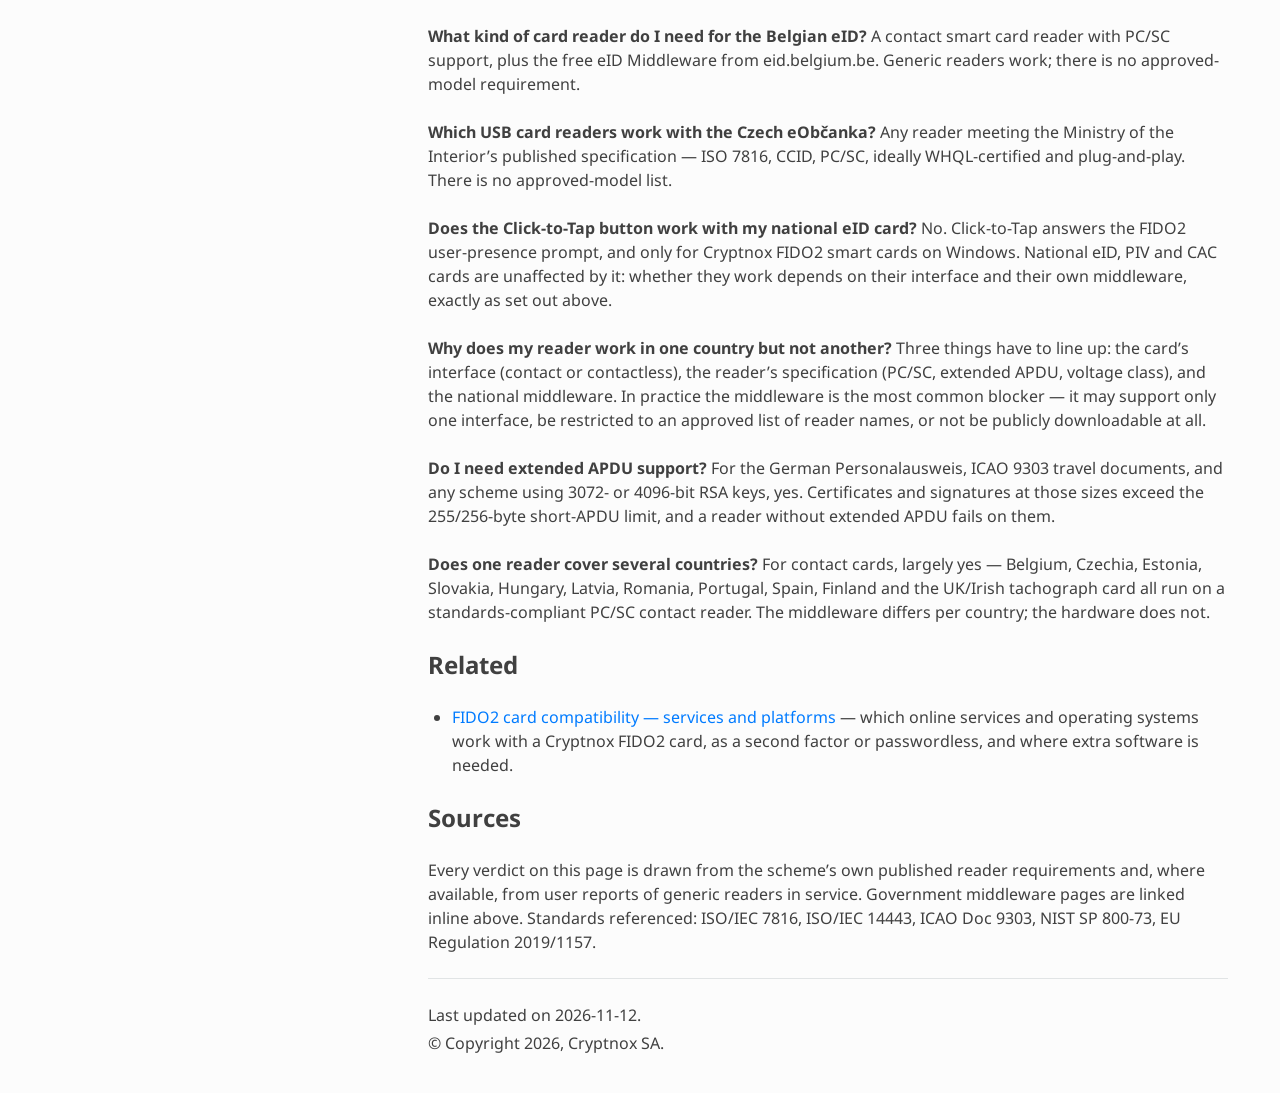
<file: reader-compatibility.html>
<!DOCTYPE html>
<html class="writer-html5" lang="en" data-content_root="./">
<head>
  <meta charset="utf-8" /><meta name="viewport" content="width=device-width, initial-scale=1" />
<meta content="Which national eID and smart cards work with Cryptnox USB smart card readers, country by country, with the official government middleware required for each." name="description" />

  <meta name="viewport" content="width=device-width, initial-scale=1.0" />
  <title>Smart Card Reader Compatibility by Country &mdash; Cryptnox Smart Card Readers</title>
      <link rel="stylesheet" type="text/css" href="_static/pygments.css?v=b86133f3" />
      <link rel="stylesheet" type="text/css" href="_static/css/theme.css?v=9edc463e" />
      <link rel="stylesheet" type="text/css" href="_static/custom.css?v=8120f1fa" />

  
    <link rel="shortcut icon" href="_static/favicon.png"/>
    <link rel="canonical" href="https://docs.cryptnox.com/cryptnox-readers/reader-compatibility.html" />
      <script src="_static/jquery.js?v=5d32c60e"></script>
      <script src="_static/_sphinx_javascript_frameworks_compat.js?v=2cd50e6c"></script>
      <script src="_static/documentation_options.js?v=2882ecd3"></script>
      <script src="_static/doctools.js?v=fd6eb6e6"></script>
      <script src="_static/sphinx_highlight.js?v=6ffebe34"></script>
    <script src="_static/js/theme.js"></script>
    <link rel="index" title="Index" href="genindex.html" />
    <link rel="search" title="Search" href="search.html" />
    <link rel="next" title="FIDO2 Card Compatibility — Services and Platforms" href="fido2-compatibility.html" />
    <link rel="prev" title="Cryptnox Smart Card Readers" href="index.html" />
 






<meta name="description" content="Which national eID and smart cards work with Cryptnox USB smart card readers, country by country, with the official government middleware required for each." />

<link rel="canonical" href="https://docs.cryptnox.com/cryptnox-readers/reader-compatibility.html" />

<!-- Open Graph -->
<meta property="og:type" content="website" />
<meta property="og:url" content="https://docs.cryptnox.com/cryptnox-readers/reader-compatibility.html" />
<meta property="og:title" content="Smart Card Reader Compatibility by Country | Cryptnox Docs" />
<meta property="og:description" content="Which national eID and smart cards work with Cryptnox USB smart card readers, country by country, with the official government middleware required for each." />
<meta property="og:image" content="https://cryptnox.com/wp-content/uploads/2026/09/cryptnox-documentation-social.jpg" />
<meta property="og:image:width" content="1200" />
<meta property="og:image:height" content="630" />
<meta property="og:image:alt" content="Cryptnox Documentation — official Cryptnox technical documentation" />
<meta property="og:site_name" content="Cryptnox Docs" />

<!-- Twitter Card -->
<meta name="twitter:card" content="summary_large_image" />
<meta name="twitter:site" content="@CryptnoxTech" />
<meta name="twitter:title" content="Smart Card Reader Compatibility by Country | Cryptnox Docs" />
<meta name="twitter:description" content="Which national eID and smart cards work with Cryptnox USB smart card readers, country by country, with the official government middleware required for each." />
<meta name="twitter:image" content="https://cryptnox.com/wp-content/uploads/2026/09/cryptnox-documentation-social.jpg" />
<meta name="twitter:image:alt" content="Cryptnox Documentation — official Cryptnox technical documentation" />

<!-- JSON-LD Structured Data -->
<script type="application/ld+json">
{
  "@context": "https://schema.org",
  "@graph": [
    {
      "@type": "Organization",
      "@id": "https://cryptnox.com/#organization",
      "name": "Cryptnox SA",
      "url": "https://cryptnox.com/",
      "logo": {
        "@type": "ImageObject",
        "@id": "https://docs.cryptnox.com/#logo",
        "url": "https://docs.cryptnox.com/_static/cryptnox-logo.svg",
        "contentUrl": "https://docs.cryptnox.com/_static/cryptnox-logo.svg",
        "caption": "Cryptnox"
      },
      "sameAs": [
        "https://shop.cryptnox.com/",
        "https://github.com/cryptnox"
      ]
    },
    {
      "@type": "WebSite",
      "@id": "https://docs.cryptnox.com/#website",
      "url": "https://docs.cryptnox.com",
      "name": "Cryptnox Docs",
      "alternateName": "Cryptnox",
      "publisher": { "@id": "https://cryptnox.com/#organization" },
      "inLanguage": "en-US"
    },
    {
      "@type": "WebPage",
      "@id": "https://docs.cryptnox.com/cryptnox-readers/#webpage",
      "url": "https://docs.cryptnox.com/cryptnox-readers/",
      "name": "Cryptnox Smart Card Readers",
      "description": "Compatibility documentation for Cryptnox USB smart card readers: national eID and professional cards by country, and FIDO2 services and platforms.",
      "isPartOf": { "@id": "https://docs.cryptnox.com/#website" },
      "publisher": { "@id": "https://cryptnox.com/#organization" },
      "inLanguage": "en-US",
      "keywords": "Cryptnox, smart card reader, USB-C, CCID, PC/SC, eID, FIDO2, NFC, extended APDU, documentation"
    }
  ]
}
</script>

<!-- Google Tag Manager -->
<script>(function(w,d,s,l,i){w[l]=w[l]||[];w[l].push({'gtm.start':
new Date().getTime(),event:'gtm.js'});var f=d.getElementsByTagName(s)[0],
j=d.createElement(s),dl=l!='dataLayer'?'&l='+l:'';j.async=true;j.src=
'https://www.googletagmanager.com/gtm.js?id='+i+dl;f.parentNode.insertBefore(j,f);
})(window,document,'script','dataLayer','GT-PJ7HDFB');</script>


</head>

<body class="wy-body-for-nav"> 
  <div class="wy-grid-for-nav">
    <nav data-toggle="wy-nav-shift" class="wy-nav-side">
      <div class="wy-side-scroll">
        <div class="wy-side-nav-search"  style="background: #101f2e" >

          
          
          <a href="index.html" class="icon icon-home">
            Cryptnox Smart Card Readers
              <img src="_static/cryptnox-logo.svg" class="logo" alt="Logo"/>
          </a>
<div role="search">
  <form id="rtd-search-form" class="wy-form" action="search.html" method="get">
    <input type="text" name="q" placeholder="Search docs" aria-label="Search docs" />
    <input type="hidden" name="check_keywords" value="yes" />
    <input type="hidden" name="area" value="default" />
  </form>
</div>
        </div><div class="wy-menu wy-menu-vertical" data-spy="affix" role="navigation" aria-label="Navigation menu">
              <p class="caption" role="heading"><span class="caption-text">Compatibility guides</span></p>
<ul class="current">
<li class="toctree-l1 current"><a class="current reference internal" href="#">Smart Card Reader Compatibility by Country</a><ul>
<li class="toctree-l2"><a class="reference internal" href="#reader-specifications">Reader specifications</a></li>
<li class="toctree-l2"><a class="reference internal" href="#click-to-tap-on-the-contact-reader">Click-to-Tap on the contact reader</a></li>
<li class="toctree-l2"><a class="reference internal" href="#how-to-read-the-verdicts">How to read the verdicts</a></li>
<li class="toctree-l2"><a class="reference internal" href="#europe">Europe</a></li>
<li class="toctree-l2"><a class="reference internal" href="#outside-europe">Outside Europe</a></li>
<li class="toctree-l2"><a class="reference internal" href="#travel-documents-icao-9303">Travel documents — ICAO 9303</a></li>
<li class="toctree-l2"><a class="reference internal" href="#limitations">Limitations</a></li>
<li class="toctree-l2"><a class="reference internal" href="#common-questions">Common questions</a></li>
<li class="toctree-l2"><a class="reference internal" href="#related">Related</a></li>
<li class="toctree-l2"><a class="reference internal" href="#sources">Sources</a></li>
</ul>
</li>
<li class="toctree-l1"><a class="reference internal" href="fido2-compatibility.html">FIDO2 Card Compatibility — Services and Platforms</a></li>
<li class="toctree-l1"><a class="reference internal" href="click-to-tap.html">Click-to-Tap: FIDO2 User Presence on a Desktop Reader</a></li>
</ul>
<p class="caption" role="heading"><span class="caption-text">About</span></p>
<ul>
<li class="toctree-l1"><a class="reference internal" href="license.html">License</a></li>
</ul>

        </div>
      </div>
    </nav>

    <section data-toggle="wy-nav-shift" class="wy-nav-content-wrap"><nav class="wy-nav-top" aria-label="Mobile navigation menu"  style="background: #101f2e" >
          <i data-toggle="wy-nav-top" class="fa fa-bars"></i>
          <a href="index.html">Cryptnox Smart Card Readers</a>
      </nav>

      <div class="wy-nav-content">
        <div class="rst-content">
          <div role="navigation" aria-label="Page navigation">
  <ul class="wy-breadcrumbs">
      <li><a href="index.html" class="icon icon-home" aria-label="Home"></a></li>
      <li class="breadcrumb-item active">Smart Card Reader Compatibility by Country</li>
      <li class="wy-breadcrumbs-aside">
      </li>
  </ul>
  <hr/>
</div>
          <div role="main" class="document" itemscope="itemscope" itemtype="http://schema.org/Article">
           <div itemprop="articleBody">
             
  <section id="smart-card-reader-compatibility-by-country">
<h1>Smart Card Reader Compatibility by Country<a class="headerlink" href="#smart-card-reader-compatibility-by-country" title="Link to this heading"></a></h1>
<p><em>Last reviewed: 27 August 2026.</em></p>
<p>This page answers one question, country by country: <strong>will a Cryptnox USB smart card
reader read my national ID or professional card, and what software do I also need?</strong></p>
<p>Two rules govern every row on this page.</p>
<p><strong>1. The reader is necessary but not sufficient.</strong>
Every national card scheme listed here also requires its own government middleware. A
reader that meets the published specification will still do nothing until that software
is installed. Where a scheme provides no freely installable software, this page says so.</p>
<p><strong>2. Contact and contactless are different cards, not different modes.</strong>
A card with gold pads on the surface is a <em>contact</em> card and needs the contact reader. A
card read by holding it near the device is <em>contactless</em> and needs the contactless reader.
Some cards have both interfaces; many have only one. Getting this wrong is the single most
common cause of a reader “not working”.</p>
<nav class="contents local" id="countries-on-this-page">
<p class="topic-title">Countries on this page</p>
<ul class="simple">
<li><p><a class="reference internal" href="#reader-specifications" id="id1">Reader specifications</a></p></li>
<li><p><a class="reference internal" href="#click-to-tap-on-the-contact-reader" id="id2">Click-to-Tap on the contact reader</a></p></li>
<li><p><a class="reference internal" href="#how-to-read-the-verdicts" id="id3">How to read the verdicts</a></p></li>
<li><p><a class="reference internal" href="#europe" id="id4">Europe</a></p></li>
<li><p><a class="reference internal" href="#outside-europe" id="id5">Outside Europe</a></p></li>
<li><p><a class="reference internal" href="#travel-documents-icao-9303" id="id6">Travel documents — ICAO 9303</a></p></li>
<li><p><a class="reference internal" href="#limitations" id="id7">Limitations</a></p></li>
<li><p><a class="reference internal" href="#common-questions" id="id8">Common questions</a></p></li>
<li><p><a class="reference internal" href="#related" id="id9">Related</a></p></li>
<li><p><a class="reference internal" href="#sources" id="id10">Sources</a></p></li>
</ul>
</nav>
<section id="reader-specifications">
<h2><a class="toc-backref" href="#id1" role="doc-backlink">Reader specifications</a><a class="headerlink" href="#reader-specifications" title="Link to this heading"></a></h2>
<table class="docutils align-default">
<colgroup>
<col style="width: 22.0%" />
<col style="width: 39.0%" />
<col style="width: 39.0%" />
</colgroup>
<thead>
<tr class="row-odd"><th class="head"></th>
<th class="head"><p>Contact reader</p></th>
<th class="head"><p>Contactless reader</p></th>
</tr>
</thead>
<tbody>
<tr class="row-even"><td><p>Interface</p></td>
<td><p>ISO/IEC 7816, Class A/B/C (5 V / 3 V / 1.8 V)</p></td>
<td><p>ISO/IEC 14443 Type A <strong>and</strong> Type B, 13.56 MHz</p></td>
</tr>
<tr class="row-odd"><td><p>Protocols</p></td>
<td><p>T=0 and T=1</p></td>
<td><p>106 / 212 / 424 / 848 kbps</p></td>
</tr>
<tr class="row-even"><td><p>Extended APDU</p></td>
<td><p>Yes</p></td>
<td><p>Yes</p></td>
</tr>
<tr class="row-odd"><td><p>Stack</p></td>
<td><p>PC/SC 2.0, USB-IF CCID, Microsoft WHQL</p></td>
<td><p>PC/SC, USB 2.0 CCID</p></td>
</tr>
<tr class="row-even"><td><p>Card power</p></td>
<td><p>up to 500 mA</p></td>
<td><p>not applicable</p></td>
</tr>
<tr class="row-odd"><td><p>Operating systems</p></td>
<td><p>Windows, macOS, Linux — no driver installation</p></td>
<td><p>Windows, macOS, Linux, Android via USB OTG</p></td>
</tr>
<tr class="row-even"><td><p>Connector</p></td>
<td><p>USB-C, with a USB-A adapter supplied</p></td>
<td><p>USB-C, with a USB-A adapter supplied</p></td>
</tr>
</tbody>
</table>
<p><strong>Extended APDU support is the specification that decides most of this page.</strong> Certificates
and signatures on modern national cards routinely exceed the 255/256-byte short-APDU limit;
readers without extended APDU fail precisely there, and the failure looks like a broken
card rather than a broken reader. Both Cryptnox readers support it.</p>
</section>
<section id="click-to-tap-on-the-contact-reader">
<h2><a class="toc-backref" href="#id2" role="doc-backlink">Click-to-Tap on the contact reader</a><a class="headerlink" href="#click-to-tap-on-the-contact-reader" title="Link to this heading"></a></h2>
<p>The contact reader carries a button the contactless reader does not: <strong>Click-to-Tap</strong>. It
solves one specific problem, and it has no bearing on any national-card verdict below.</p>
<p>FIDO2 and WebAuthn require a <em>user-presence</em> check on every authentication — proof that a
person, and not software running in the background, approved the sign-in. A USB security
key has a metal touch button for exactly this. A smart card sitting in an ordinary contact
reader has nothing to touch, so the only gesture left is to pull the card out of the slot
and push it back in, once per sign-in.</p>
<p>Click-to-Tap replaces that gesture. One press drives the smart-card interface through a
controlled extraction-and-reinsertion sequence at the protocol level, with no mechanical
movement of the card, so the card stays in the slot.</p>
<table class="docutils align-default">
<colgroup>
<col style="width: 28.0%" />
<col style="width: 72.0%" />
</colgroup>
<thead>
<tr class="row-odd"><th class="head"><p>Requirement</p></th>
<th class="head"><p>Detail</p></th>
</tr>
</thead>
<tbody>
<tr class="row-even"><td><p>Cards</p></td>
<td><p>Cryptnox FIDO2 smart cards only. With any other card the device behaves as a
standard CCID / PC-SC contact reader.</p></td>
</tr>
<tr class="row-odd"><td><p>Operating system</p></td>
<td><p>Windows. On macOS and Linux the button has no effect; the reader itself works
normally on all three.</p></td>
</tr>
<tr class="row-even"><td><p>National eID cards</p></td>
<td><p>Not applicable. Click-to-Tap is a FIDO2 feature and does not change whether a
government card can be read — that is decided by the country tables below.</p></td>
</tr>
</tbody>
</table>
<p>The button is patented technology: registered Austrian utility model <strong>GM55114/2025</strong>,
registered German utility model <strong>No. 202025108028.1</strong>, and United States patent
application <strong>No. 19/534.472</strong> (pending).</p>
<p>Full detail, usage steps and troubleshooting: <a class="reference internal" href="click-to-tap.html"><span class="doc">Click-to-Tap: FIDO2 User Presence on a Desktop Reader</span></a>.</p>
</section>
<section id="how-to-read-the-verdicts">
<h2><a class="toc-backref" href="#id3" role="doc-backlink">How to read the verdicts</a><a class="headerlink" href="#how-to-read-the-verdicts" title="Link to this heading"></a></h2>
<table class="docutils align-default">
<colgroup>
<col style="width: 18.0%" />
<col style="width: 82.0%" />
</colgroup>
<thead>
<tr class="row-odd"><th class="head"><p>Verdict</p></th>
<th class="head"><p>Meaning</p></th>
</tr>
</thead>
<tbody>
<tr class="row-even"><td><p><strong>Works</strong></p></td>
<td><p>Confirmed from the scheme’s own published reader requirements <em>and</em> from users
reporting generic PC/SC readers in service.</p></td>
</tr>
<tr class="row-odd"><td><p><strong>Likely</strong></p></td>
<td><p>The interface and specification match, but community confirmation is thin or the
scheme itself warns that some readers fail. Test before deploying at scale.</p></td>
</tr>
<tr class="row-even"><td><p><strong>No</strong></p></td>
<td><p>Interface mismatch, a mandatory homologation we do not hold, or the middleware
does not support this class of reader.</p></td>
</tr>
</tbody>
</table>
</section>
<section id="europe">
<h2><a class="toc-backref" href="#id4" role="doc-backlink">Europe</a><a class="headerlink" href="#europe" title="Link to this heading"></a></h2>
<section id="belgium-belgian-eid">
<h3>Belgium — Belgian eID<a class="headerlink" href="#belgium-belgian-eid" title="Link to this heading"></a></h3>
<p><strong>Works with the contact reader.</strong> The Belgian eID is a contact card. Belgian users report
that generic budget readers of any age drive it, and readers well over a decade old remain
in service. The card also carries a contactless interface, but the desktop software path
is the contact one.</p>
<p><em>Middleware:</em> the free, open-source <a class="reference external" href="https://eid.belgium.be/en">eID Middleware and eID Viewer</a>.</p>
<p>Also covers the Kids-ID and the foreigner’s card.</p>
</section>
<section id="czechia-eobcanka">
<h3>Czechia — eObčanka<a class="headerlink" href="#czechia-eobcanka" title="Link to this heading"></a></h3>
<p><strong>Works with the contact reader.</strong> The Czech Ministry of the Interior publishes a
standards-based specification rather than an approved-model list: ISO 7816, CCID, PC/SC,
with Microsoft WHQL and plug-and-play operation recommended for Windows. The Cryptnox
contact reader meets all of them.</p>
<p><em>Middleware:</em> <a class="reference external" href="https://info.identitaobcana.cz/Download/">eObčanka klient</a> — the card
manager and identification tools.</p>
</section>
<section id="estonia-id-kaart">
<h3>Estonia — ID-kaart<a class="headerlink" href="#estonia-id-kaart" title="Link to this heading"></a></h3>
<p><strong>Works with the contact reader.</strong> Estonia’s ID-card runs on the standard USB CCID driver.
The national ID authority notes that any reader capable of retrieving data from the card
can be used, while cautioning that it has only tested certain models itself.</p>
<p><em>Middleware:</em> <a class="reference external" href="https://www.id.ee/en/">DigiDoc4 and the ID-software suite</a>.</p>
</section>
<section id="germany-fahrerkarte-and-personalausweis">
<h3>Germany — Fahrerkarte and Personalausweis<a class="headerlink" href="#germany-fahrerkarte-and-personalausweis" title="Link to this heading"></a></h3>
<p>These are two different cards with two different readers, and confusing them is the most
common German support case.</p>
<table class="docutils align-default">
<colgroup>
<col style="width: 26.0%" />
<col style="width: 12.0%" />
<col style="width: 12.0%" />
<col style="width: 25.0%" />
<col style="width: 25.0%" />
</colgroup>
<thead>
<tr class="row-odd"><th class="head"><p>Card</p></th>
<th class="head"><p>Contact</p></th>
<th class="head"><p>NFC</p></th>
<th class="head"><p>Middleware</p></th>
<th class="head"><p>Verdict</p></th>
</tr>
</thead>
<tbody>
<tr class="row-even"><td><p><strong>Fahrerkarte</strong> (digital tachograph driver card)</p></td>
<td><p>Yes</p></td>
<td><p>No</p></td>
<td><p>tachograph/DVR software, varies by vendor</p></td>
<td><p><strong>Works</strong> — contact reader</p></td>
</tr>
<tr class="row-odd"><td><p><strong>Personalausweis</strong> (nPA, eID function)</p></td>
<td><p>No</p></td>
<td><p>Yes</p></td>
<td><p><a class="reference external" href="https://www.ausweisapp.bund.de/en/download">AusweisApp</a></p></td>
<td><p><strong>Works</strong> — contactless reader</p></td>
</tr>
<tr class="row-even"><td><p>elektronische Gesundheitskarte (eGK)</p></td>
<td><p>Yes</p></td>
<td><p>partial</p></td>
<td><p>gematik TI stack</p></td>
<td><p><strong>No</strong> — a gematik-approved terminal is mandatory</p></td>
</tr>
</tbody>
</table>
<p>The Personalausweis eID function requires <strong>extended length</strong> APDU support: its
certificates exceed 400 bytes and many inexpensive NFC readers cap at 261. AusweisApp
states that a reader may work even if it is not on the tested list.</p>
</section>
<section id="hungary-latvia-romania-slovakia">
<h3>Hungary, Latvia, Romania, Slovakia<a class="headerlink" href="#hungary-latvia-romania-slovakia" title="Link to this heading"></a></h3>
<p>All four issue contact eID cards that work with the contact reader:</p>
<ul class="simple">
<li><p>Hungary — eSzemélyi · <a class="reference external" href="https://eszemelyi.hu/letoltesek/">eSzemélyi Kliens</a></p></li>
<li><p>Latvia — eID · <a class="reference external" href="https://www.eparaksts.lv/en/Downloads">eParaksts</a></p></li>
<li><p>Romania — CEI · <a class="reference external" href="https://hub.mai.gov.ro/aplicatie-cei">CEI app</a></p></li>
<li><p>Slovakia — eID karta · <a class="reference external" href="https://www.slovensko.sk/sk/na-stiahnutie">eID klient</a></p></li>
</ul>
</section>
<section id="italy-ts-cns-and-cie">
<h3>Italy — TS-CNS and CIE<a class="headerlink" href="#italy-ts-cns-and-cie" title="Link to this heading"></a></h3>
<p><strong>TS-CNS works with the contact reader.</strong> The health/services card carries a contact chip
and is driven by a per-card driver plus a smart card manager from the official list.</p>
<p><strong>CIE 3.0 is contactless only</strong> — it has no contact pads. Italian sources caution that not
every contactless reader drives it reliably, so this is a <em>Likely</em>, not a <em>Works</em>.</p>
<p><em>Middleware:</em> <a class="reference external" href="https://www.cartaidentita.interno.gov.it/en/useful-info-for-citizens/cie-software/">CIE Software</a>.</p>
</section>
<section id="luxembourg-eid">
<h3>Luxembourg — eID<a class="headerlink" href="#luxembourg-eid" title="Link to this heading"></a></h3>
<p><strong>Contactless reader only.</strong> The Luxembourg government’s own guidance specifies a
contactless reader for the national eID.</p>
<p><em>Middleware:</em> <a class="reference external" href="https://www.luxtrust.com/en/middleware">LuxTrust Middleware</a>.</p>
</section>
<section id="netherlands-uzi-pas-and-zorg-id">
<h3>Netherlands — UZI-pas and ZORG-ID<a class="headerlink" href="#netherlands-uzi-pas-and-zorg-id" title="Link to this heading"></a></h3>
<p><strong>Contact reader, with an important limit.</strong> The Cryptnox contact reader meets the UZI
register’s published reader specification — PC/SC, extended APDU support, and more than
60 mA of card power.</p>
<div class="admonition warning">
<p class="admonition-title">Warning</p>
<p><strong>UZI passes using 4096-bit RSA keys are a separate case.</strong> SafeSign, the UZI
middleware, keys its maximum APDU size to a list of reader names and applies a
255/256-byte default to any reader not on that list. A 4096-bit RSA signature is 512
bytes and cannot be returned under that default. Cryptnox readers are <strong>not currently
on that list</strong>, so a UZI pass carrying a 4096-bit key will not complete a signature
until they are added. This is a software list, not a hardware limit — the reader
itself supports extended APDU. Check the UZI register’s approved-reader list and your
own software’s supported-reader list before ordering.</p>
</div>
<p><em>Middleware:</em> <a class="reference external" href="https://www.uziregister.nl/uzi-pas/activeer-en-installeer-uw-uzi-pas/overzicht-safesign-software">SafeSign</a>.</p>
<p>The Netherlands has no citizen contact card — DigiD is a phone and app scheme. The Belgian
eID is widely used on Dutch desktops and is covered above.</p>
</section>
<section id="poland-e-dowod">
<h3>Poland — e-dowód<a class="headerlink" href="#poland-e-dowod" title="Link to this heading"></a></h3>
<p><strong>Contactless reader.</strong> The Polish e-dowód’s electronic layer is contactless; there is no
contact chip to read. The reader meets the MSWiA technical requirements: ISO 14443 Type A
and B, extended APDU, PC/SC.</p>
<p><em>Middleware:</em> the free e-dowód software or the eDO App.</p>
<p>Poland’s tachograph driver card is a contact card and <strong>works with the contact reader</strong>.</p>
</section>
<section id="portugal-cartao-de-cidadao">
<h3>Portugal — Cartão de Cidadão<a class="headerlink" href="#portugal-cartao-de-cidadao" title="Link to this heading"></a></h3>
<p><strong>Works with the contact reader.</strong> Generic readers drive the card; note that some public
service applications are reported to be fussy — that is the application, not the reader.
The contactless interface is restricted to authorities.</p>
<p><em>Middleware:</em> <a class="reference external" href="https://www.autenticacao.gov.pt/cc-aplicacao">Autenticação.gov</a>.</p>
</section>
<section id="spain-dnie">
<h3>Spain — DNIe<a class="headerlink" href="#spain-dnie" title="Link to this heading"></a></h3>
<p><strong>Works with the contact reader.</strong></p>
<p><strong>Not with a desktop contactless reader.</strong> The DNIe chip is dual-interface, but the desktop
software path is not: OpenSC’s DNIe driver recognises the contact ATRs only and does not
work over a contactless reader, and the official NFC route (DNIeRemote / DNIeSmartConnect)
uses a <em>mobile phone</em> as the reader rather than a USB one.</p>
<p><em>Middleware:</em> <a class="reference external" href="https://www.dnielectronico.es/PortalDNIe/PRF1_Cons02.action?pag=REF_1100">DNIe software</a>.</p>
</section>
<section id="sweden-siths">
<h3>Sweden — SITHS<a class="headerlink" href="#sweden-siths" title="Link to this heading"></a></h3>
<p><strong>Contact reader, employer-supplied software.</strong> On the hardware side the requirement is
simply PC/SC compatibility, which the contact reader meets.</p>
<div class="admonition note">
<p class="admonition-title">Note</p>
<p>SITHS middleware is <strong>not a free public download</strong>. Net iD requires a commercial
licence, and Inera replaced it with SITHS eID in 2024. In practice the software reaches
the user through their employer. Do not plan on installing it independently.</p>
</div>
<p>Finland’s FINeID is a contact card and works with the contact reader, using
<a class="reference external" href="https://dvv.fi/en/download-card-reader-software">mPollux DigiSign</a> from DVV — note that
DVV has stated this client is available only until the end of 2026.</p>
</section>
<section id="switzerland-health-insurance-card-swisspass-and-the-e-id">
<h3>Switzerland — health insurance card, SwissPass and the e-ID<a class="headerlink" href="#switzerland-health-insurance-card-swisspass-and-the-e-id" title="Link to this heading"></a></h3>
<p>Switzerland produces more wrong expectations than any other country on this page, because
most of what a Swiss resident carries is <strong>not</strong> a PKI smart card.</p>
<table class="docutils align-default">
<colgroup>
<col style="width: 30.0%" />
<col style="width: 14.0%" />
<col style="width: 14.0%" />
<col style="width: 42.0%" />
</colgroup>
<thead>
<tr class="row-odd"><th class="head"><p>Card</p></th>
<th class="head"><p>Contact</p></th>
<th class="head"><p>NFC</p></th>
<th class="head"><p>Verdict</p></th>
</tr>
</thead>
<tbody>
<tr class="row-even"><td><p><strong>Versichertenkarte / VeKa</strong> (health insurance card)</p></td>
<td><p>Yes</p></td>
<td><p>No</p></td>
<td><p><strong>Works</strong> — contact reader; professional software</p></td>
</tr>
<tr class="row-odd"><td><p><strong>SwissPass</strong> (SBB)</p></td>
<td><p>No</p></td>
<td><p>Yes</p></td>
<td><p>Contactless reader, UID only — no certificate to authenticate with</p></td>
</tr>
<tr class="row-even"><td><p><strong>Identity card</strong> (Identitätskarte)</p></td>
<td><p>No chip</p></td>
<td><p>No chip</p></td>
<td><p><strong>No reader applies</strong> — see the 2026 note below</p></td>
</tr>
<tr class="row-odd"><td><p><strong>SuisseID</strong></p></td>
<td><p>withdrawn</p></td>
<td><p>—</p></td>
<td><p>Discontinued; successor SwissID is an online account, not a card</p></td>
</tr>
<tr class="row-even"><td><p><strong>e-ID</strong> (swiyu wallet)</p></td>
<td><p>—</p></td>
<td><p>—</p></td>
<td><p>Phone app; no card, and no NFC planned at launch</p></td>
</tr>
</tbody>
</table>
<p>The <strong>Versichertenkarte</strong> is the one genuine Swiss contact smart card. Its chip follows
<a class="reference external" href="https://www.bag.admin.ch/bag/en/home/versicherungen/krankenversicherung/krankenversicherung-versicherte-mit-wohnsitz-in-der-schweiz/versichertenkarte.html">eCH-0064</a>
and ISO/IEC 7816-4, and it carries insurance data plus optional emergency data. Note the
market: it is read by <strong>medical practice software</strong>, not by a free public download, so this
is a professional use case rather than a consumer one.</p>
<p><strong>SwissPass</strong> is a transport credential with ISO/IEC 14443 RFID tags. A contactless reader
sees its UID; there is no certificate on it, so it cannot be used to sign or log in.</p>
<p><strong>The Swiss identity card has no chip at all today.</strong> A biometric identity card is planned
for <strong>2 November 2026</strong>, and it will carry a chip of the same family as the biometric
passport — ICAO 9303, <strong>contactless</strong> — while a chip-free card remains on offer. Until then
no reader, of either kind, does anything with a Swiss ID card.</p>
<p><strong>The federal e-ID is not a card.</strong> It lives in the state
<a class="reference external" href="https://www.eid.admin.ch/en">swiyu wallet app</a>, its introduction has slipped to around
the end of 2026, and NFC is not part of the launch design. No reader is involved.</p>
</section>
<section id="united-kingdom-and-ireland">
<h3>United Kingdom and Ireland<a class="headerlink" href="#united-kingdom-and-ireland" title="Link to this heading"></a></h3>
<p>Neither country issues a national eID card. The <strong>digital tachograph driver card</strong> is a
contact card and <strong>works with the contact reader</strong>, as does the <strong>NHS Smartcard</strong> in the UK,
which is a contact smart card issued to health service staff and driven through the
employer’s identity agent software.</p>
</section>
<section id="countries-where-a-desktop-reader-is-the-wrong-tool">
<h3>Countries where a desktop reader is the wrong tool<a class="headerlink" href="#countries-where-a-desktop-reader-is-the-wrong-tool" title="Link to this heading"></a></h3>
<p>Published here because knowing what <em>not</em> to buy saves more time than another compatible
row:</p>
<table class="docutils align-default">
<colgroup>
<col style="width: 22.0%" />
<col style="width: 78.0%" />
</colgroup>
<thead>
<tr class="row-odd"><th class="head"><p>Country</p></th>
<th class="head"><p>Why a USB reader is not the route</p></th>
</tr>
</thead>
<tbody>
<tr class="row-even"><td><p>Austria</p></td>
<td><p>The Bürgerkarte was decommissioned in December 2023. ID Austria replaced it and
authenticates by phone or FIDO2 token — no card reader is involved.</p></td>
</tr>
<tr class="row-odd"><td><p>Bulgaria, Cyprus, Slovenia</p></td>
<td><p>The national schemes are mobile-first by design and steer citizens to a phone app.</p></td>
</tr>
<tr class="row-even"><td><p>France</p></td>
<td><p>Carte Vitale and CPS require homologated terminals, which is a certification we do
not hold. The tachograph card is unaffected and works.</p></td>
</tr>
<tr class="row-odd"><td><p>Greece</p></td>
<td><p>The Greek ID chip is contactless RFID, not a contact chip.</p></td>
</tr>
</tbody>
</table>
</section>
</section>
<section id="outside-europe">
<h2><a class="toc-backref" href="#id5" role="doc-backlink">Outside Europe</a><a class="headerlink" href="#outside-europe" title="Link to this heading"></a></h2>
<section id="united-states-and-canada-cac-and-piv">
<h3>United States and Canada — CAC and PIV<a class="headerlink" href="#united-states-and-canada-cac-and-piv" title="Link to this heading"></a></h3>
<p><strong>Works with the contact reader.</strong> DoD CAC and federal PIV cards are contact cards for
logical access, and the contact reader drives them.</p>
<div class="admonition warning">
<p class="admonition-title">Warning</p>
<p><strong>A contactless reader cannot be used to log in with a PIV or CAC card.</strong> Under
NIST SP 800-73, the card’s PIN cannot be verified over the plain contactless interface
— only over the contact interface or a Virtual Contact Interface, and establishing a
VCI requires secure-messaging key establishment plus a pairing code. Without a PIN
there is no authentication. The contactless interface exposes the card’s physical
access control credential only. Any product advertising contactless CAC login is
describing its <em>contact</em> slot.</p>
</div>
</section>
<section id="united-arab-emirates-emirates-id">
<h3>United Arab Emirates — Emirates ID<a class="headerlink" href="#united-arab-emirates-emirates-id" title="Link to this heading"></a></h3>
<p><strong>Works with either reader.</strong> The Emirates identity authority’s own developer
documentation states that any PC/SC reader, contact or contactless, may be used. Note that
the practical audience is organisational — registration desks, telecoms, banks, healthcare
— because the consumer route is the UAEICP phone app.</p>
<p><em>Middleware:</em> <a class="reference external" href="https://icp.gov.ae/en/id-card-benefits/sdk-toolkit/">EIDA SDK Toolkit</a>.</p>
</section>
</section>
<section id="travel-documents-icao-9303">
<h2><a class="toc-backref" href="#id6" role="doc-backlink">Travel documents — ICAO 9303</a><a class="headerlink" href="#travel-documents-icao-9303" title="Link to this heading"></a></h2>
<p>EU Regulation 2019/1157 requires member state ID cards to follow <strong>ICAO Doc 9303</strong>, the
same specification as passports. The contactless reader reads ICAO 9303 electronic
machine-readable travel document chips over ISO 14443 Type A and B, with extended APDU —
which matters, because ePassport data groups routinely exceed the short-APDU limit and
readers without extended APDU fail on them.</p>
<p>What that does <strong>not</strong> mean:</p>
<ul class="simple">
<li><p>The chip is password-protected. Access keys are derived from the <strong>MRZ</strong> (document
number, date of birth, expiry date) or from the <strong>CAN</strong> printed on the document.</p></li>
<li><p>It requires <strong>MRTD reading software</strong>, which Cryptnox does not supply.</p></li>
<li><p>It yields document data and the facial image only. <strong>Fingerprints are protected by
Extended Access Control and are available to authorities only.</strong></p></li>
<li><p>It is not the eID authentication or signature function, which is a different applet.</p></li>
</ul>
</section>
<section id="limitations">
<h2><a class="toc-backref" href="#id7" role="doc-backlink">Limitations</a><a class="headerlink" href="#limitations" title="Link to this heading"></a></h2>
<ul class="simple">
<li><p><strong>125 kHz cards</strong> — EM4100, HID Prox and similar low-frequency badges. The contactless
reader is 13.56 MHz only.</p></li>
<li><p><strong>iPhone and iPad</strong> — neither reader works with them.</p></li>
<li><p><strong>Contact and contactless at the same time</strong> — these are two separate products.</p></li>
<li><p><strong>PIN entry on the reader</strong> — neither has a keypad, so schemes that mandate on-device
PIN entry are out of scope.</p></li>
<li><p><strong>Click-to-Tap with a government card</strong> — the button answers the FIDO2 user-presence
prompt for Cryptnox FIDO2 cards on Windows. It has no effect on eID, PIV or CAC sign-in.</p></li>
<li><p><strong>Guarantee the government’s software.</strong> We can state that the reader meets a scheme’s
published requirements. We cannot promise how a given public-service application behaves.</p></li>
</ul>
</section>
<section id="common-questions">
<h2><a class="toc-backref" href="#id8" role="doc-backlink">Common questions</a><a class="headerlink" href="#common-questions" title="Link to this heading"></a></h2>
<p><strong>What kind of card reader do I need for the Belgian eID?</strong>
A contact smart card reader with PC/SC support, plus the free eID Middleware from
eid.belgium.be. Generic readers work; there is no approved-model requirement.</p>
<p><strong>Which USB card readers work with the Czech eObčanka?</strong>
Any reader meeting the Ministry of the Interior’s published specification — ISO 7816,
CCID, PC/SC, ideally WHQL-certified and plug-and-play. There is no approved-model list.</p>
<p><strong>Does the Click-to-Tap button work with my national eID card?</strong>
No. Click-to-Tap answers the FIDO2 user-presence prompt, and only for Cryptnox FIDO2 smart
cards on Windows. National eID, PIV and CAC cards are unaffected by it: whether they work
depends on their interface and their own middleware, exactly as set out above.</p>
<p><strong>Why does my reader work in one country but not another?</strong>
Three things have to line up: the card’s interface (contact or contactless), the reader’s
specification (PC/SC, extended APDU, voltage class), and the national middleware. In
practice the middleware is the most common blocker — it may support only one interface, be
restricted to an approved list of reader names, or not be publicly downloadable at all.</p>
<p><strong>Do I need extended APDU support?</strong>
For the German Personalausweis, ICAO 9303 travel documents, and any scheme using 3072- or
4096-bit RSA keys, yes. Certificates and signatures at those sizes exceed the 255/256-byte
short-APDU limit, and a reader without extended APDU fails on them.</p>
<p><strong>Does one reader cover several countries?</strong>
For contact cards, largely yes — Belgium, Czechia, Estonia, Slovakia, Hungary, Latvia,
Romania, Portugal, Spain, Finland and the UK/Irish tachograph card all run on a
standards-compliant PC/SC contact reader. The middleware differs per country; the hardware
does not.</p>
</section>
<section id="related">
<h2><a class="toc-backref" href="#id9" role="doc-backlink">Related</a><a class="headerlink" href="#related" title="Link to this heading"></a></h2>
<ul class="simple">
<li><p><a class="reference internal" href="fido2-compatibility.html"><span class="doc">FIDO2 card compatibility — services and platforms</span></a> — which
online services and operating systems work with a Cryptnox FIDO2 card, as a second
factor or passwordless, and where extra software is needed.</p></li>
</ul>
</section>
<section id="sources">
<h2><a class="toc-backref" href="#id10" role="doc-backlink">Sources</a><a class="headerlink" href="#sources" title="Link to this heading"></a></h2>
<p>Every verdict on this page is drawn from the scheme’s own published reader requirements
and, where available, from user reports of generic readers in service. Government
middleware pages are linked inline above. Standards referenced: ISO/IEC 7816, ISO/IEC
14443, ICAO Doc 9303, NIST SP 800-73, EU Regulation 2019/1157.</p>
<script type="application/ld+json">
{
 "@context": "https://schema.org",
 "@graph": [
  {
   "@type": "TechArticle",
   "@id": "https://docs.cryptnox.com/cryptnox-readers/reader-compatibility.html#article",
   "headline": "Smart Card Reader Compatibility by Country",
   "description": "Which national eID and smart cards work with Cryptnox USB smart card readers, country by country, with the official government middleware required for each.",
   "url": "https://docs.cryptnox.com/cryptnox-readers/reader-compatibility.html",
   "inLanguage": "en",
   "dateModified": "2026-08-27",
   "datePublished": "2026-08-24",
   "author": {
    "@type": "Organization",
    "name": "Cryptnox SA",
    "url": "https://cryptnox.com/"
   },
   "publisher": {
    "@id": "https://cryptnox.com/#organization"
   },
   "mainEntityOfPage": {
    "@type": "WebPage",
    "@id": "https://docs.cryptnox.com/cryptnox-readers/reader-compatibility.html"
   },
   "about": [
    {
     "@type": "Thing",
     "name": "Smart card reader"
    },
    {
     "@type": "Thing",
     "name": "National electronic identity card"
    },
    {
     "@type": "Thing",
     "name": "ISO/IEC 7816"
    },
    {
     "@type": "Thing",
     "name": "ISO/IEC 14443"
    },
    {
     "@type": "Thing",
     "name": "PC/SC"
    },
    {
     "@type": "Thing",
     "name": "Extended APDU"
    },
    {
     "@type": "Thing",
     "name": "ICAO 9303"
    },
    {
     "@type": "Thing",
     "name": "Belgian eID"
    },
    {
     "@type": "Thing",
     "name": "Czech eObčanka"
    },
    {
     "@type": "Thing",
     "name": "Estonian ID-kaart"
    },
    {
     "@type": "Thing",
     "name": "German Personalausweis"
    },
    {
     "@type": "Thing",
     "name": "Polish e-dowód"
    },
    {
     "@type": "Thing",
     "name": "Dutch UZI-pas"
    },
    {
     "@type": "Thing",
     "name": "Spanish DNIe"
    },
    {
     "@type": "Thing",
     "name": "Swiss Versichertenkarte"
    },
    {
     "@type": "Thing",
     "name": "NHS Smartcard"
    }
   ]
  },
  {
   "@type": "FAQPage",
   "@id": "https://docs.cryptnox.com/cryptnox-readers/reader-compatibility.html#faq",
   "mainEntity": [
    {
     "@type": "Question",
     "name": "What kind of card reader do I need for the Belgian eID?",
     "acceptedAnswer": {
      "@type": "Answer",
      "text": "A contact smart card reader with PC/SC support, plus the free eID Middleware from eid.belgium.be. Generic readers work; there is no approved-model requirement."
     }
    },
    {
     "@type": "Question",
     "name": "Which USB card readers work with the Czech eObčanka?",
     "acceptedAnswer": {
      "@type": "Answer",
      "text": "Any reader meeting the Ministry of the Interior's published specification — ISO 7816, CCID, PC/SC, ideally WHQL-certified and plug-and-play. There is no approved-model list."
     }
    },
    {
     "@type": "Question",
     "name": "Can a card reader read the Swiss identity card?",
     "acceptedAnswer": {
      "@type": "Answer",
      "text": "No. The Swiss identity card carries no chip today, so neither a contact nor a contactless reader does anything with it. A biometric identity card is planned for 2 November 2026 with an ICAO 9303 contactless chip, and a chip-free card remains on offer. The one genuine Swiss contact smart card is the health insurance card (Versichertenkarte), whose chip follows eCH-0064 and is read with professional practice software. SwissPass is a contactless transport credential with no certificate on it, and the federal e-ID is a phone wallet app rather than a card."
     }
    },
    {
     "@type": "Question",
     "name": "Why does my reader work in one country but not another?",
     "acceptedAnswer": {
      "@type": "Answer",
      "text": "Three things have to line up: the card's interface (contact or contactless), the reader's specification (PC/SC, extended APDU, voltage class), and the national middleware. In practice the middleware is the most common blocker — it may support only one interface, be restricted to an approved list of reader names, or not be publicly downloadable at all."
     }
    },
    {
     "@type": "Question",
     "name": "Do I need extended APDU support?",
     "acceptedAnswer": {
      "@type": "Answer",
      "text": "For the German Personalausweis, ICAO 9303 travel documents, and any scheme using 3072- or 4096-bit RSA keys, yes. Certificates and signatures at those sizes exceed the 255/256-byte short-APDU limit, and a reader without extended APDU fails on them."
     }
    },
    {
     "@type": "Question",
     "name": "Does one reader cover several countries?",
     "acceptedAnswer": {
      "@type": "Answer",
      "text": "For contact cards, largely yes — Belgium, Czechia, Estonia, Slovakia, Hungary, Latvia, Romania, Portugal, Spain, Finland and the UK/Irish tachograph card all run on a standards-compliant PC/SC contact reader. The middleware differs per country; the hardware does not."
     }
    }
   ]
  }
 ]
}
</script></section>
</section>


           </div>
          </div>
          <hr/>
<p style="margin-bottom: 0.25rem;">Last updated on 2026-11-12.</p>
<p style="margin-bottom: 0.75rem;">&#169; Copyright 2026, Cryptnox SA.</p>
        </div>
      </div>
    </section>
  </div>
  <script>
      jQuery(function () {
          SphinxRtdTheme.Navigation.enable(true);
      });
  </script>
    <!-- Theme Analytics -->
    <script async src="https://www.googletagmanager.com/gtag/js?id=GT-PJ7HDFB"></script>
    <script>
      window.dataLayer = window.dataLayer || [];
      function gtag(){dataLayer.push(arguments);}
      gtag('js', new Date());

      gtag('config', 'GT-PJ7HDFB', {
          'anonymize_ip': false,
      });
    </script> 

</body>
</html>
</file>
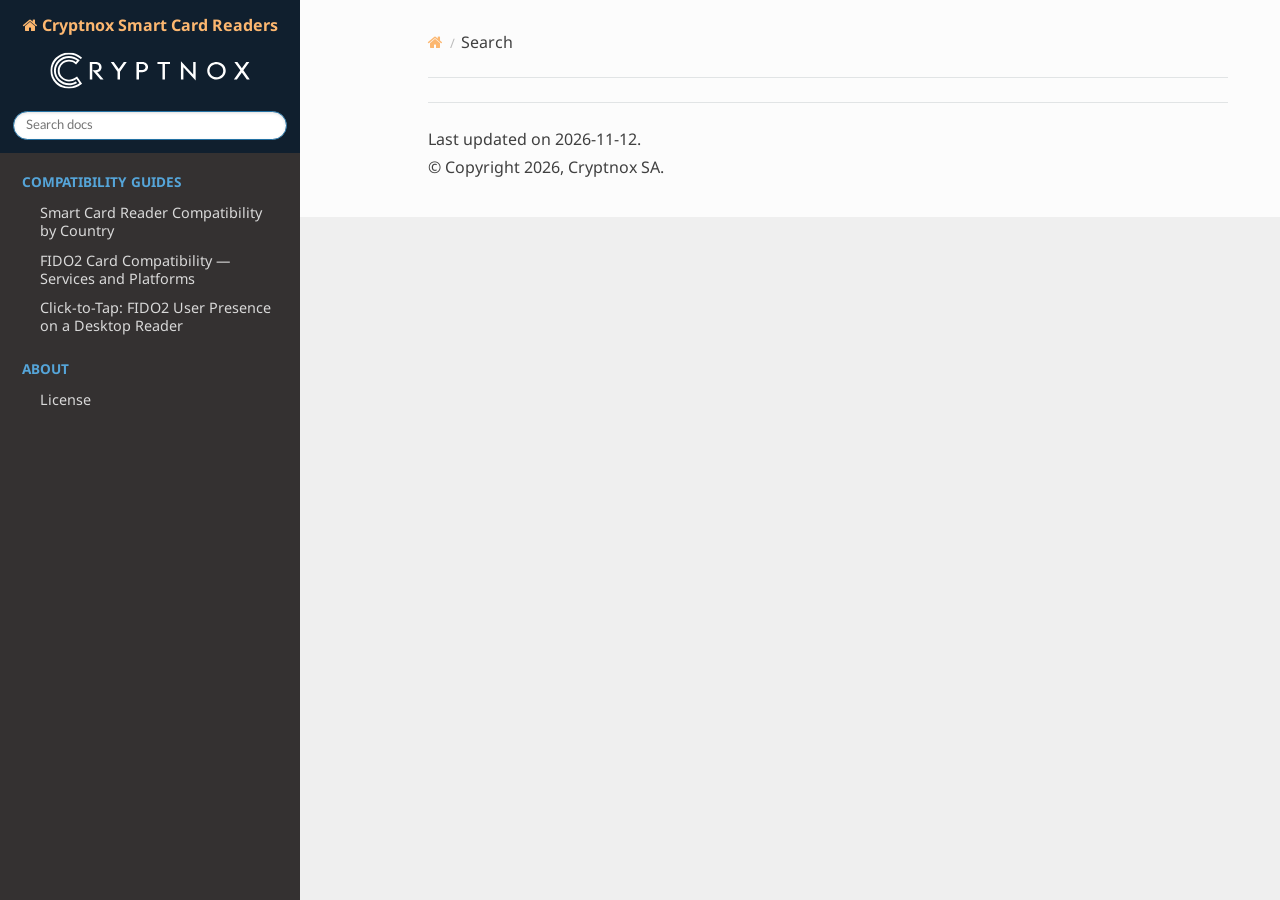
<file: search.html>
<!DOCTYPE html>
<html class="writer-html5" lang="en" data-content_root="./">
<head>
  <meta charset="utf-8" />
  <meta name="viewport" content="width=device-width, initial-scale=1.0" />
  <title>Search &mdash; Cryptnox Smart Card Readers</title>
      <link rel="stylesheet" type="text/css" href="_static/pygments.css?v=b86133f3" />
      <link rel="stylesheet" type="text/css" href="_static/css/theme.css?v=9edc463e" />
      <link rel="stylesheet" type="text/css" href="_static/custom.css?v=8120f1fa" />

  
    <link rel="shortcut icon" href="_static/favicon.png"/>
    <link rel="canonical" href="https://docs.cryptnox.com/cryptnox-readers/search.html" />
    
      <script src="_static/jquery.js?v=5d32c60e"></script>
      <script src="_static/_sphinx_javascript_frameworks_compat.js?v=2cd50e6c"></script>
      <script src="_static/documentation_options.js?v=2882ecd3"></script>
      <script src="_static/doctools.js?v=fd6eb6e6"></script>
      <script src="_static/sphinx_highlight.js?v=6ffebe34"></script>
    <script src="_static/js/theme.js"></script>
    <script src="_static/searchtools.js"></script>
    <script src="_static/language_data.js"></script>
    <link rel="index" title="Index" href="genindex.html" />
    <link rel="search" title="Search" href="#" />
 






<meta name="description" content="Compatibility documentation for Cryptnox USB smart card readers: national eID and professional cards by country, and FIDO2 services and platforms." />

<link rel="canonical" href="https://docs.cryptnox.com/cryptnox-readers/search.html" />

<!-- Open Graph -->
<meta property="og:type" content="website" />
<meta property="og:url" content="https://docs.cryptnox.com/cryptnox-readers/search.html" />
<meta property="og:title" content="Search | Cryptnox Docs" />
<meta property="og:description" content="Compatibility documentation for Cryptnox USB smart card readers: national eID and professional cards by country, and FIDO2 services and platforms." />
<meta property="og:image" content="https://cryptnox.com/wp-content/uploads/2026/09/cryptnox-documentation-social.jpg" />
<meta property="og:image:width" content="1200" />
<meta property="og:image:height" content="630" />
<meta property="og:image:alt" content="Cryptnox Documentation — official Cryptnox technical documentation" />
<meta property="og:site_name" content="Cryptnox Docs" />

<!-- Twitter Card -->
<meta name="twitter:card" content="summary_large_image" />
<meta name="twitter:site" content="@CryptnoxTech" />
<meta name="twitter:title" content="Search | Cryptnox Docs" />
<meta name="twitter:description" content="Compatibility documentation for Cryptnox USB smart card readers: national eID and professional cards by country, and FIDO2 services and platforms." />
<meta name="twitter:image" content="https://cryptnox.com/wp-content/uploads/2026/09/cryptnox-documentation-social.jpg" />
<meta name="twitter:image:alt" content="Cryptnox Documentation — official Cryptnox technical documentation" />

<!-- JSON-LD Structured Data -->
<script type="application/ld+json">
{
  "@context": "https://schema.org",
  "@graph": [
    {
      "@type": "Organization",
      "@id": "https://cryptnox.com/#organization",
      "name": "Cryptnox SA",
      "url": "https://cryptnox.com/",
      "logo": {
        "@type": "ImageObject",
        "@id": "https://docs.cryptnox.com/#logo",
        "url": "https://docs.cryptnox.com/_static/cryptnox-logo.svg",
        "contentUrl": "https://docs.cryptnox.com/_static/cryptnox-logo.svg",
        "caption": "Cryptnox"
      },
      "sameAs": [
        "https://shop.cryptnox.com/",
        "https://github.com/cryptnox"
      ]
    },
    {
      "@type": "WebSite",
      "@id": "https://docs.cryptnox.com/#website",
      "url": "https://docs.cryptnox.com",
      "name": "Cryptnox Docs",
      "alternateName": "Cryptnox",
      "publisher": { "@id": "https://cryptnox.com/#organization" },
      "inLanguage": "en-US"
    },
    {
      "@type": "WebPage",
      "@id": "https://docs.cryptnox.com/cryptnox-readers/#webpage",
      "url": "https://docs.cryptnox.com/cryptnox-readers/",
      "name": "Cryptnox Smart Card Readers",
      "description": "Compatibility documentation for Cryptnox USB smart card readers: national eID and professional cards by country, and FIDO2 services and platforms.",
      "isPartOf": { "@id": "https://docs.cryptnox.com/#website" },
      "publisher": { "@id": "https://cryptnox.com/#organization" },
      "inLanguage": "en-US",
      "keywords": "Cryptnox, smart card reader, USB-C, CCID, PC/SC, eID, FIDO2, NFC, extended APDU, documentation"
    }
  ]
}
</script>

<!-- Google Tag Manager -->
<script>(function(w,d,s,l,i){w[l]=w[l]||[];w[l].push({'gtm.start':
new Date().getTime(),event:'gtm.js'});var f=d.getElementsByTagName(s)[0],
j=d.createElement(s),dl=l!='dataLayer'?'&l='+l:'';j.async=true;j.src=
'https://www.googletagmanager.com/gtm.js?id='+i+dl;f.parentNode.insertBefore(j,f);
})(window,document,'script','dataLayer','GT-PJ7HDFB');</script>


</head>

<body class="wy-body-for-nav"> 
  <div class="wy-grid-for-nav">
    <nav data-toggle="wy-nav-shift" class="wy-nav-side">
      <div class="wy-side-scroll">
        <div class="wy-side-nav-search"  style="background: #101f2e" >

          
          
          <a href="index.html" class="icon icon-home">
            Cryptnox Smart Card Readers
              <img src="_static/cryptnox-logo.svg" class="logo" alt="Logo"/>
          </a>
<div role="search">
  <form id="rtd-search-form" class="wy-form" action="#" method="get">
    <input type="text" name="q" placeholder="Search docs" aria-label="Search docs" />
    <input type="hidden" name="check_keywords" value="yes" />
    <input type="hidden" name="area" value="default" />
  </form>
</div>
        </div><div class="wy-menu wy-menu-vertical" data-spy="affix" role="navigation" aria-label="Navigation menu">
              <p class="caption" role="heading"><span class="caption-text">Compatibility guides</span></p>
<ul>
<li class="toctree-l1"><a class="reference internal" href="reader-compatibility.html">Smart Card Reader Compatibility by Country</a></li>
<li class="toctree-l1"><a class="reference internal" href="fido2-compatibility.html">FIDO2 Card Compatibility — Services and Platforms</a></li>
<li class="toctree-l1"><a class="reference internal" href="click-to-tap.html">Click-to-Tap: FIDO2 User Presence on a Desktop Reader</a></li>
</ul>
<p class="caption" role="heading"><span class="caption-text">About</span></p>
<ul>
<li class="toctree-l1"><a class="reference internal" href="license.html">License</a></li>
</ul>

        </div>
      </div>
    </nav>

    <section data-toggle="wy-nav-shift" class="wy-nav-content-wrap"><nav class="wy-nav-top" aria-label="Mobile navigation menu"  style="background: #101f2e" >
          <i data-toggle="wy-nav-top" class="fa fa-bars"></i>
          <a href="index.html">Cryptnox Smart Card Readers</a>
      </nav>

      <div class="wy-nav-content">
        <div class="rst-content">
          <div role="navigation" aria-label="Page navigation">
  <ul class="wy-breadcrumbs">
      <li><a href="index.html" class="icon icon-home" aria-label="Home"></a></li>
      <li class="breadcrumb-item active">Search</li>
      <li class="wy-breadcrumbs-aside">
      </li>
  </ul>
  <hr/>
</div>
          <div role="main" class="document" itemscope="itemscope" itemtype="http://schema.org/Article">
           <div itemprop="articleBody">
             
  <noscript>
  <div id="fallback" class="admonition warning">
    <p class="last">
      Please activate JavaScript to enable the search functionality.
    </p>
  </div>
  </noscript>

  
  <div id="search-results">
  
  </div>

           </div>
          </div>
          <hr/>
<p style="margin-bottom: 0.25rem;">Last updated on 2026-11-12.</p>
<p style="margin-bottom: 0.75rem;">&#169; Copyright 2026, Cryptnox SA.</p>
        </div>
      </div>
    </section>
  </div>
  <script>
      jQuery(function () {
          SphinxRtdTheme.Navigation.enable(true);
      });
  </script>
    <!-- Theme Analytics -->
    <script async src="https://www.googletagmanager.com/gtag/js?id=GT-PJ7HDFB"></script>
    <script>
      window.dataLayer = window.dataLayer || [];
      function gtag(){dataLayer.push(arguments);}
      gtag('js', new Date());

      gtag('config', 'GT-PJ7HDFB', {
          'anonymize_ip': false,
      });
    </script>
  <script>
    jQuery(function() { Search.loadIndex("searchindex.js"); });
  </script>
  
  <script id="searchindexloader"></script>
   


</body>
</html>
</file>
<file: _static/pygments.css>
pre { line-height: 125%; }
td.linenos .normal { color: inherit; background-color: transparent; padding-left: 5px; padding-right: 5px; }
span.linenos { color: inherit; background-color: transparent; padding-left: 5px; padding-right: 5px; }
td.linenos .special { color: #000000; background-color: #ffffc0; padding-left: 5px; padding-right: 5px; }
span.linenos.special { color: #000000; background-color: #ffffc0; padding-left: 5px; padding-right: 5px; }
.highlight .hll { background-color: #ffffcc }
.highlight { background: #f8f8f8; }
.highlight .c { color: #3D7B7B; font-style: italic } /* Comment */
.highlight .err { border: 1px solid #F00 } /* Error */
.highlight .k { color: #008000; font-weight: bold } /* Keyword */
.highlight .o { color: #666 } /* Operator */
.highlight .ch { color: #3D7B7B; font-style: italic } /* Comment.Hashbang */
.highlight .cm { color: #3D7B7B; font-style: italic } /* Comment.Multiline */
.highlight .cp { color: #9C6500 } /* Comment.Preproc */
.highlight .cpf { color: #3D7B7B; font-style: italic } /* Comment.PreprocFile */
.highlight .c1 { color: #3D7B7B; font-style: italic } /* Comment.Single */
.highlight .cs { color: #3D7B7B; font-style: italic } /* Comment.Special */
.highlight .gd { color: #A00000 } /* Generic.Deleted */
.highlight .ge { font-style: italic } /* Generic.Emph */
.highlight .ges { font-weight: bold; font-style: italic } /* Generic.EmphStrong */
.highlight .gr { color: #E40000 } /* Generic.Error */
.highlight .gh { color: #000080; font-weight: bold } /* Generic.Heading */
.highlight .gi { color: #008400 } /* Generic.Inserted */
.highlight .go { color: #717171 } /* Generic.Output */
.highlight .gp { color: #000080; font-weight: bold } /* Generic.Prompt */
.highlight .gs { font-weight: bold } /* Generic.Strong */
.highlight .gu { color: #800080; font-weight: bold } /* Generic.Subheading */
.highlight .gt { color: #04D } /* Generic.Traceback */
.highlight .kc { color: #008000; font-weight: bold } /* Keyword.Constant */
.highlight .kd { color: #008000; font-weight: bold } /* Keyword.Declaration */
.highlight .kn { color: #008000; font-weight: bold } /* Keyword.Namespace */
.highlight .kp { color: #008000 } /* Keyword.Pseudo */
.highlight .kr { color: #008000; font-weight: bold } /* Keyword.Reserved */
.highlight .kt { color: #B00040 } /* Keyword.Type */
.highlight .m { color: #666 } /* Literal.Number */
.highlight .s { color: #BA2121 } /* Literal.String */
.highlight .na { color: #687822 } /* Name.Attribute */
.highlight .nb { color: #008000 } /* Name.Builtin */
.highlight .nc { color: #00F; font-weight: bold } /* Name.Class */
.highlight .no { color: #800 } /* Name.Constant */
.highlight .nd { color: #A2F } /* Name.Decorator */
.highlight .ni { color: #717171; font-weight: bold } /* Name.Entity */
.highlight .ne { color: #CB3F38; font-weight: bold } /* Name.Exception */
.highlight .nf { color: #00F } /* Name.Function */
.highlight .nl { color: #767600 } /* Name.Label */
.highlight .nn { color: #00F; font-weight: bold } /* Name.Namespace */
.highlight .nt { color: #008000; font-weight: bold } /* Name.Tag */
.highlight .nv { color: #19177C } /* Name.Variable */
.highlight .ow { color: #A2F; font-weight: bold } /* Operator.Word */
.highlight .w { color: #BBB } /* Text.Whitespace */
.highlight .mb { color: #666 } /* Literal.Number.Bin */
.highlight .mf { color: #666 } /* Literal.Number.Float */
.highlight .mh { color: #666 } /* Literal.Number.Hex */
.highlight .mi { color: #666 } /* Literal.Number.Integer */
.highlight .mo { color: #666 } /* Literal.Number.Oct */
.highlight .sa { color: #BA2121 } /* Literal.String.Affix */
.highlight .sb { color: #BA2121 } /* Literal.String.Backtick */
.highlight .sc { color: #BA2121 } /* Literal.String.Char */
.highlight .dl { color: #BA2121 } /* Literal.String.Delimiter */
.highlight .sd { color: #BA2121; font-style: italic } /* Literal.String.Doc */
.highlight .s2 { color: #BA2121 } /* Literal.String.Double */
.highlight .se { color: #AA5D1F; font-weight: bold } /* Literal.String.Escape */
.highlight .sh { color: #BA2121 } /* Literal.String.Heredoc */
.highlight .si { color: #A45A77; font-weight: bold } /* Literal.String.Interpol */
.highlight .sx { color: #008000 } /* Literal.String.Other */
.highlight .sr { color: #A45A77 } /* Literal.String.Regex */
.highlight .s1 { color: #BA2121 } /* Literal.String.Single */
.highlight .ss { color: #19177C } /* Literal.String.Symbol */
.highlight .bp { color: #008000 } /* Name.Builtin.Pseudo */
.highlight .fm { color: #00F } /* Name.Function.Magic */
.highlight .vc { color: #19177C } /* Name.Variable.Class */
.highlight .vg { color: #19177C } /* Name.Variable.Global */
.highlight .vi { color: #19177C } /* Name.Variable.Instance */
.highlight .vm { color: #19177C } /* Name.Variable.Magic */
.highlight .il { color: #666 } /* Literal.Number.Integer.Long */
</file>
<file: _static/css/theme.css>
html{box-sizing:border-box}*,:after,:before{box-sizing:inherit}article,aside,details,figcaption,figure,footer,header,hgroup,nav,section{display:block}audio,canvas,video{display:inline-block;*display:inline;*zoom:1}[hidden],audio:not([controls]){display:none}*{-webkit-box-sizing:border-box;-moz-box-sizing:border-box;box-sizing:border-box}html{font-size:100%;-webkit-text-size-adjust:100%;-ms-text-size-adjust:100%}body{margin:0}a:active,a:hover{outline:0}abbr[title]{border-bottom:1px dotted}b,strong{font-weight:700}blockquote{margin:0}dfn{font-style:italic}ins{background:#ff9;text-decoration:none}ins,mark{color:#000}mark{background:#ff0;font-style:italic;font-weight:700}.rst-content code,.rst-content tt,code,kbd,pre,samp{font-family:monospace,serif;_font-family:courier new,monospace;font-size:1em}pre{white-space:pre}q{quotes:none}q:after,q:before{content:"";content:none}small{font-size:85%}sub,sup{font-size:75%;line-height:0;position:relative;vertical-align:baseline}sup{top:-.5em}sub{bottom:-.25em}dl,ol,ul{margin:0;padding:0;list-style:none;list-style-image:none}li{list-style:none}dd{margin:0}img{border:0;-ms-interpolation-mode:bicubic;vertical-align:middle;max-width:100%}svg:not(:root){overflow:hidden}figure,form{margin:0}label{cursor:pointer}button,input,select,textarea{font-size:100%;margin:0;vertical-align:baseline;*vertical-align:middle}button,input{line-height:normal}button,input[type=button],input[type=reset],input[type=submit]{cursor:pointer;-webkit-appearance:button;*overflow:visible}button[disabled],input[disabled]{cursor:default}input[type=search]{-webkit-appearance:textfield;-moz-box-sizing:content-box;-webkit-box-sizing:content-box;box-sizing:content-box}textarea{resize:vertical}table{border-collapse:collapse;border-spacing:0}td{vertical-align:top}.chromeframe{margin:.2em 0;background:#ccc;color:#000;padding:.2em 0}.ir{display:block;border:0;text-indent:-999em;overflow:hidden;background-color:transparent;background-repeat:no-repeat;text-align:left;direction:ltr;*line-height:0}.ir br{display:none}.hidden{display:none!important;visibility:hidden}.visuallyhidden{border:0;clip:rect(0 0 0 0);height:1px;margin:-1px;overflow:hidden;padding:0;position:absolute;width:1px}.visuallyhidden.focusable:active,.visuallyhidden.focusable:focus{clip:auto;height:auto;margin:0;overflow:visible;position:static;width:auto}.invisible{visibility:hidden}.relative{position:relative}big,small{font-size:100%}@media print{body,html,section{background:none!important}*{box-shadow:none!important;text-shadow:none!important;filter:none!important;-ms-filter:none!important}a,a:visited{text-decoration:underline}.ir a:after,a[href^="#"]:after,a[href^="javascript:"]:after{content:""}blockquote,pre{page-break-inside:avoid}thead{display:table-header-group}img,tr{page-break-inside:avoid}img{max-width:100%!important}@page{margin:.5cm}.rst-content .toctree-wrapper>p.caption,h2,h3,p{orphans:3;widows:3}.rst-content .toctree-wrapper>p.caption,h2,h3{page-break-after:avoid}}.btn,.fa:before,.icon:before,.rst-content .admonition,.rst-content .admonition-title:before,.rst-content .admonition-todo,.rst-content .attention,.rst-content .caution,.rst-content .code-block-caption .headerlink:before,.rst-content .danger,.rst-content .eqno .headerlink:before,.rst-content .error,.rst-content .hint,.rst-content .important,.rst-content .note,.rst-content .seealso,.rst-content .tip,.rst-content .warning,.rst-content code.download span:first-child:before,.rst-content dl dt .headerlink:before,.rst-content h1 .headerlink:before,.rst-content h2 .headerlink:before,.rst-content h3 .headerlink:before,.rst-content h4 .headerlink:before,.rst-content h5 .headerlink:before,.rst-content h6 .headerlink:before,.rst-content p.caption .headerlink:before,.rst-content p .headerlink:before,.rst-content table>caption .headerlink:before,.rst-content tt.download span:first-child:before,.wy-alert,.wy-dropdown .caret:before,.wy-inline-validate.wy-inline-validate-danger .wy-input-context:before,.wy-inline-validate.wy-inline-validate-info .wy-input-context:before,.wy-inline-validate.wy-inline-validate-success .wy-input-context:before,.wy-inline-validate.wy-inline-validate-warning .wy-input-context:before,.wy-menu-vertical li.current>a button.toctree-expand:before,.wy-menu-vertical li.on a button.toctree-expand:before,.wy-menu-vertical li button.toctree-expand:before,input[type=color],input[type=date],input[type=datetime-local],input[type=datetime],input[type=email],input[type=month],input[type=number],input[type=password],input[type=search],input[type=tel],input[type=text],input[type=time],input[type=url],input[type=week],select,textarea{-webkit-font-smoothing:antialiased}.clearfix{*zoom:1}.clearfix:after,.clearfix:before{display:table;content:""}.clearfix:after{clear:both}/*!
 *  Font Awesome 4.7.0 by @davegandy - http://fontawesome.io - @fontawesome
 *  License - http://fontawesome.io/license (Font: SIL OFL 1.1, CSS: MIT License)
 */@font-face{font-family:FontAwesome;src:url(fonts/fontawesome-webfont.eot?674f50d287a8c48dc19ba404d20fe713);src:url(fonts/fontawesome-webfont.eot?674f50d287a8c48dc19ba404d20fe713?#iefix&v=4.7.0) format("embedded-opentype"),url(fonts/fontawesome-webfont.woff2?af7ae505a9eed503f8b8e6982036873e) format("woff2"),url(fonts/fontawesome-webfont.woff?fee66e712a8a08eef5805a46892932ad) format("woff"),url(fonts/fontawesome-webfont.ttf?b06871f281fee6b241d60582ae9369b9) format("truetype"),url(fonts/fontawesome-webfont.svg?912ec66d7572ff821749319396470bde#fontawesomeregular) format("svg");font-weight:400;font-style:normal}.fa,.icon,.rst-content .admonition-title,.rst-content .code-block-caption .headerlink,.rst-content .eqno .headerlink,.rst-content code.download span:first-child,.rst-content dl dt .headerlink,.rst-content h1 .headerlink,.rst-content h2 .headerlink,.rst-content h3 .headerlink,.rst-content h4 .headerlink,.rst-content h5 .headerlink,.rst-content h6 .headerlink,.rst-content p.caption .headerlink,.rst-content p .headerlink,.rst-content table>caption .headerlink,.rst-content tt.download span:first-child,.wy-menu-vertical li.current>a button.toctree-expand,.wy-menu-vertical li.on a button.toctree-expand,.wy-menu-vertical li button.toctree-expand{display:inline-block;font:normal normal normal 14px/1 FontAwesome;font-size:inherit;text-rendering:auto;-webkit-font-smoothing:antialiased;-moz-osx-font-smoothing:grayscale}.fa-lg{font-size:1.33333em;line-height:.75em;vertical-align:-15%}.fa-2x{font-size:2em}.fa-3x{font-size:3em}.fa-4x{font-size:4em}.fa-5x{font-size:5em}.fa-fw{width:1.28571em;text-align:center}.fa-ul{padding-left:0;margin-left:2.14286em;list-style-type:none}.fa-ul>li{position:relative}.fa-li{position:absolute;left:-2.14286em;width:2.14286em;top:.14286em;text-align:center}.fa-li.fa-lg{left:-1.85714em}.fa-border{padding:.2em .25em .15em;border:.08em solid #eee;border-radius:.1em}.fa-pull-left{float:left}.fa-pull-right{float:right}.fa-pull-left.icon,.fa.fa-pull-left,.rst-content .code-block-caption .fa-pull-left.headerlink,.rst-content .eqno .fa-pull-left.headerlink,.rst-content .fa-pull-left.admonition-title,.rst-content code.download span.fa-pull-left:first-child,.rst-content dl dt .fa-pull-left.headerlink,.rst-content h1 .fa-pull-left.headerlink,.rst-content h2 .fa-pull-left.headerlink,.rst-content h3 .fa-pull-left.headerlink,.rst-content h4 .fa-pull-left.headerlink,.rst-content h5 .fa-pull-left.headerlink,.rst-content h6 .fa-pull-left.headerlink,.rst-content p .fa-pull-left.headerlink,.rst-content table>caption .fa-pull-left.headerlink,.rst-content tt.download span.fa-pull-left:first-child,.wy-menu-vertical li.current>a button.fa-pull-left.toctree-expand,.wy-menu-vertical li.on a button.fa-pull-left.toctree-expand,.wy-menu-vertical li button.fa-pull-left.toctree-expand{margin-right:.3em}.fa-pull-right.icon,.fa.fa-pull-right,.rst-content .code-block-caption .fa-pull-right.headerlink,.rst-content .eqno .fa-pull-right.headerlink,.rst-content .fa-pull-right.admonition-title,.rst-content code.download span.fa-pull-right:first-child,.rst-content dl dt .fa-pull-right.headerlink,.rst-content h1 .fa-pull-right.headerlink,.rst-content h2 .fa-pull-right.headerlink,.rst-content h3 .fa-pull-right.headerlink,.rst-content h4 .fa-pull-right.headerlink,.rst-content h5 .fa-pull-right.headerlink,.rst-content h6 .fa-pull-right.headerlink,.rst-content p .fa-pull-right.headerlink,.rst-content table>caption .fa-pull-right.headerlink,.rst-content tt.download span.fa-pull-right:first-child,.wy-menu-vertical li.current>a button.fa-pull-right.toctree-expand,.wy-menu-vertical li.on a button.fa-pull-right.toctree-expand,.wy-menu-vertical li button.fa-pull-right.toctree-expand{margin-left:.3em}.pull-right{float:right}.pull-left{float:left}.fa.pull-left,.pull-left.icon,.rst-content .code-block-caption .pull-left.headerlink,.rst-content .eqno .pull-left.headerlink,.rst-content .pull-left.admonition-title,.rst-content code.download span.pull-left:first-child,.rst-content dl dt .pull-left.headerlink,.rst-content h1 .pull-left.headerlink,.rst-content h2 .pull-left.headerlink,.rst-content h3 .pull-left.headerlink,.rst-content h4 .pull-left.headerlink,.rst-content h5 .pull-left.headerlink,.rst-content h6 .pull-left.headerlink,.rst-content p .pull-left.headerlink,.rst-content table>caption .pull-left.headerlink,.rst-content tt.download span.pull-left:first-child,.wy-menu-vertical li.current>a button.pull-left.toctree-expand,.wy-menu-vertical li.on a button.pull-left.toctree-expand,.wy-menu-vertical li button.pull-left.toctree-expand{margin-right:.3em}.fa.pull-right,.pull-right.icon,.rst-content .code-block-caption .pull-right.headerlink,.rst-content .eqno .pull-right.headerlink,.rst-content .pull-right.admonition-title,.rst-content code.download span.pull-right:first-child,.rst-content dl dt .pull-right.headerlink,.rst-content h1 .pull-right.headerlink,.rst-content h2 .pull-right.headerlink,.rst-content h3 .pull-right.headerlink,.rst-content h4 .pull-right.headerlink,.rst-content h5 .pull-right.headerlink,.rst-content h6 .pull-right.headerlink,.rst-content p .pull-right.headerlink,.rst-content table>caption .pull-right.headerlink,.rst-content tt.download span.pull-right:first-child,.wy-menu-vertical li.current>a button.pull-right.toctree-expand,.wy-menu-vertical li.on a button.pull-right.toctree-expand,.wy-menu-vertical li button.pull-right.toctree-expand{margin-left:.3em}.fa-spin{-webkit-animation:fa-spin 2s linear infinite;animation:fa-spin 2s linear infinite}.fa-pulse{-webkit-animation:fa-spin 1s steps(8) infinite;animation:fa-spin 1s steps(8) infinite}@-webkit-keyframes fa-spin{0%{-webkit-transform:rotate(0deg);transform:rotate(0deg)}to{-webkit-transform:rotate(359deg);transform:rotate(359deg)}}@keyframes fa-spin{0%{-webkit-transform:rotate(0deg);transform:rotate(0deg)}to{-webkit-transform:rotate(359deg);transform:rotate(359deg)}}.fa-rotate-90{-ms-filter:"progid:DXImageTransform.Microsoft.BasicImage(rotation=1)";-webkit-transform:rotate(90deg);-ms-transform:rotate(90deg);transform:rotate(90deg)}.fa-rotate-180{-ms-filter:"progid:DXImageTransform.Microsoft.BasicImage(rotation=2)";-webkit-transform:rotate(180deg);-ms-transform:rotate(180deg);transform:rotate(180deg)}.fa-rotate-270{-ms-filter:"progid:DXImageTransform.Microsoft.BasicImage(rotation=3)";-webkit-transform:rotate(270deg);-ms-transform:rotate(270deg);transform:rotate(270deg)}.fa-flip-horizontal{-ms-filter:"progid:DXImageTransform.Microsoft.BasicImage(rotation=0, mirror=1)";-webkit-transform:scaleX(-1);-ms-transform:scaleX(-1);transform:scaleX(-1)}.fa-flip-vertical{-ms-filter:"progid:DXImageTransform.Microsoft.BasicImage(rotation=2, mirror=1)";-webkit-transform:scaleY(-1);-ms-transform:scaleY(-1);transform:scaleY(-1)}:root .fa-flip-horizontal,:root .fa-flip-vertical,:root .fa-rotate-90,:root .fa-rotate-180,:root .fa-rotate-270{filter:none}.fa-stack{position:relative;display:inline-block;width:2em;height:2em;line-height:2em;vertical-align:middle}.fa-stack-1x,.fa-stack-2x{position:absolute;left:0;width:100%;text-align:center}.fa-stack-1x{line-height:inherit}.fa-stack-2x{font-size:2em}.fa-inverse{color:#fff}.fa-glass:before{content:""}.fa-music:before{content:""}.fa-search:before,.icon-search:before{content:""}.fa-envelope-o:before{content:""}.fa-heart:before{content:""}.fa-star:before{content:""}.fa-star-o:before{content:""}.fa-user:before{content:""}.fa-film:before{content:""}.fa-th-large:before{content:""}.fa-th:before{content:""}.fa-th-list:before{content:""}.fa-check:before{content:""}.fa-close:before,.fa-remove:before,.fa-times:before{content:""}.fa-search-plus:before{content:""}.fa-search-minus:before{content:""}.fa-power-off:before{content:""}.fa-signal:before{content:""}.fa-cog:before,.fa-gear:before{content:""}.fa-trash-o:before{content:""}.fa-home:before,.icon-home:before{content:""}.fa-file-o:before{content:""}.fa-clock-o:before{content:""}.fa-road:before{content:""}.fa-download:before,.rst-content code.download span:first-child:before,.rst-content tt.download span:first-child:before{content:""}.fa-arrow-circle-o-down:before{content:""}.fa-arrow-circle-o-up:before{content:""}.fa-inbox:before{content:""}.fa-play-circle-o:before{content:""}.fa-repeat:before,.fa-rotate-right:before{content:""}.fa-refresh:before{content:""}.fa-list-alt:before{content:""}.fa-lock:before{content:""}.fa-flag:before{content:""}.fa-headphones:before{content:""}.fa-volume-off:before{content:""}.fa-volume-down:before{content:""}.fa-volume-up:before{content:""}.fa-qrcode:before{content:""}.fa-barcode:before{content:""}.fa-tag:before{content:""}.fa-tags:before{content:""}.fa-book:before,.icon-book:before{content:""}.fa-bookmark:before{content:""}.fa-print:before{content:""}.fa-camera:before{content:""}.fa-font:before{content:""}.fa-bold:before{content:""}.fa-italic:before{content:""}.fa-text-height:before{content:""}.fa-text-width:before{content:""}.fa-align-left:before{content:""}.fa-align-center:before{content:""}.fa-align-right:before{content:""}.fa-align-justify:before{content:""}.fa-list:before{content:""}.fa-dedent:before,.fa-outdent:before{content:""}.fa-indent:before{content:""}.fa-video-camera:before{content:""}.fa-image:before,.fa-photo:before,.fa-picture-o:before{content:""}.fa-pencil:before{content:""}.fa-map-marker:before{content:""}.fa-adjust:before{content:""}.fa-tint:before{content:""}.fa-edit:before,.fa-pencil-square-o:before{content:""}.fa-share-square-o:before{content:""}.fa-check-square-o:before{content:""}.fa-arrows:before{content:""}.fa-step-backward:before{content:""}.fa-fast-backward:before{content:""}.fa-backward:before{content:""}.fa-play:before{content:""}.fa-pause:before{content:""}.fa-stop:before{content:""}.fa-forward:before{content:""}.fa-fast-forward:before{content:""}.fa-step-forward:before{content:""}.fa-eject:before{content:""}.fa-chevron-left:before{content:""}.fa-chevron-right:before{content:""}.fa-plus-circle:before{content:""}.fa-minus-circle:before{content:""}.fa-times-circle:before,.wy-inline-validate.wy-inline-validate-danger .wy-input-context:before{content:""}.fa-check-circle:before,.wy-inline-validate.wy-inline-validate-success .wy-input-context:before{content:""}.fa-question-circle:before{content:""}.fa-info-circle:before{content:""}.fa-crosshairs:before{content:""}.fa-times-circle-o:before{content:""}.fa-check-circle-o:before{content:""}.fa-ban:before{content:""}.fa-arrow-left:before{content:""}.fa-arrow-right:before{content:""}.fa-arrow-up:before{content:""}.fa-arrow-down:before{content:""}.fa-mail-forward:before,.fa-share:before{content:""}.fa-expand:before{content:""}.fa-compress:before{content:""}.fa-plus:before{content:""}.fa-minus:before{content:""}.fa-asterisk:before{content:""}.fa-exclamation-circle:before,.rst-content .admonition-title:before,.wy-inline-validate.wy-inline-validate-info .wy-input-context:before,.wy-inline-validate.wy-inline-validate-warning .wy-input-context:before{content:""}.fa-gift:before{content:""}.fa-leaf:before{content:""}.fa-fire:before,.icon-fire:before{content:""}.fa-eye:before{content:""}.fa-eye-slash:before{content:""}.fa-exclamation-triangle:before,.fa-warning:before{content:""}.fa-plane:before{content:""}.fa-calendar:before{content:""}.fa-random:before{content:""}.fa-comment:before{content:""}.fa-magnet:before{content:""}.fa-chevron-up:before{content:""}.fa-chevron-down:before{content:""}.fa-retweet:before{content:""}.fa-shopping-cart:before{content:""}.fa-folder:before{content:""}.fa-folder-open:before{content:""}.fa-arrows-v:before{content:""}.fa-arrows-h:before{content:""}.fa-bar-chart-o:before,.fa-bar-chart:before{content:""}.fa-twitter-square:before{content:""}.fa-facebook-square:before{content:""}.fa-camera-retro:before{content:""}.fa-key:before{content:""}.fa-cogs:before,.fa-gears:before{content:""}.fa-comments:before{content:""}.fa-thumbs-o-up:before{content:""}.fa-thumbs-o-down:before{content:""}.fa-star-half:before{content:""}.fa-heart-o:before{content:""}.fa-sign-out:before{content:""}.fa-linkedin-square:before{content:""}.fa-thumb-tack:before{content:""}.fa-external-link:before{content:""}.fa-sign-in:before{content:""}.fa-trophy:before{content:""}.fa-github-square:before{content:""}.fa-upload:before{content:""}.fa-lemon-o:before{content:""}.fa-phone:before{content:""}.fa-square-o:before{content:""}.fa-bookmark-o:before{content:""}.fa-phone-square:before{content:""}.fa-twitter:before{content:""}.fa-facebook-f:before,.fa-facebook:before{content:""}.fa-github:before,.icon-github:before{content:""}.fa-unlock:before{content:""}.fa-credit-card:before{content:""}.fa-feed:before,.fa-rss:before{content:""}.fa-hdd-o:before{content:""}.fa-bullhorn:before{content:""}.fa-bell:before{content:""}.fa-certificate:before{content:""}.fa-hand-o-right:before{content:""}.fa-hand-o-left:before{content:""}.fa-hand-o-up:before{content:""}.fa-hand-o-down:before{content:""}.fa-arrow-circle-left:before,.icon-circle-arrow-left:before{content:""}.fa-arrow-circle-right:before,.icon-circle-arrow-right:before{content:""}.fa-arrow-circle-up:before{content:""}.fa-arrow-circle-down:before{content:""}.fa-globe:before{content:""}.fa-wrench:before{content:""}.fa-tasks:before{content:""}.fa-filter:before{content:""}.fa-briefcase:before{content:""}.fa-arrows-alt:before{content:""}.fa-group:before,.fa-users:before{content:""}.fa-chain:before,.fa-link:before,.icon-link:before{content:""}.fa-cloud:before{content:""}.fa-flask:before{content:""}.fa-cut:before,.fa-scissors:before{content:""}.fa-copy:before,.fa-files-o:before{content:""}.fa-paperclip:before{content:""}.fa-floppy-o:before,.fa-save:before{content:""}.fa-square:before{content:""}.fa-bars:before,.fa-navicon:before,.fa-reorder:before{content:""}.fa-list-ul:before{content:""}.fa-list-ol:before{content:""}.fa-strikethrough:before{content:""}.fa-underline:before{content:""}.fa-table:before{content:""}.fa-magic:before{content:""}.fa-truck:before{content:""}.fa-pinterest:before{content:""}.fa-pinterest-square:before{content:""}.fa-google-plus-square:before{content:""}.fa-google-plus:before{content:""}.fa-money:before{content:""}.fa-caret-down:before,.icon-caret-down:before,.wy-dropdown .caret:before{content:""}.fa-caret-up:before{content:""}.fa-caret-left:before{content:""}.fa-caret-right:before{content:""}.fa-columns:before{content:""}.fa-sort:before,.fa-unsorted:before{content:""}.fa-sort-desc:before,.fa-sort-down:before{content:""}.fa-sort-asc:before,.fa-sort-up:before{content:""}.fa-envelope:before{content:""}.fa-linkedin:before{content:""}.fa-rotate-left:before,.fa-undo:before{content:""}.fa-gavel:before,.fa-legal:before{content:""}.fa-dashboard:before,.fa-tachometer:before{content:""}.fa-comment-o:before{content:""}.fa-comments-o:before{content:""}.fa-bolt:before,.fa-flash:before{content:""}.fa-sitemap:before{content:""}.fa-umbrella:before{content:""}.fa-clipboard:before,.fa-paste:before{content:""}.fa-lightbulb-o:before{content:""}.fa-exchange:before{content:""}.fa-cloud-download:before{content:""}.fa-cloud-upload:before{content:""}.fa-user-md:before{content:""}.fa-stethoscope:before{content:""}.fa-suitcase:before{content:""}.fa-bell-o:before{content:""}.fa-coffee:before{content:""}.fa-cutlery:before{content:""}.fa-file-text-o:before{content:""}.fa-building-o:before{content:""}.fa-hospital-o:before{content:""}.fa-ambulance:before{content:""}.fa-medkit:before{content:""}.fa-fighter-jet:before{content:""}.fa-beer:before{content:""}.fa-h-square:before{content:""}.fa-plus-square:before{content:""}.fa-angle-double-left:before{content:""}.fa-angle-double-right:before{content:""}.fa-angle-double-up:before{content:""}.fa-angle-double-down:before{content:""}.fa-angle-left:before{content:""}.fa-angle-right:before{content:""}.fa-angle-up:before{content:""}.fa-angle-down:before{content:""}.fa-desktop:before{content:""}.fa-laptop:before{content:""}.fa-tablet:before{content:""}.fa-mobile-phone:before,.fa-mobile:before{content:""}.fa-circle-o:before{content:""}.fa-quote-left:before{content:""}.fa-quote-right:before{content:""}.fa-spinner:before{content:""}.fa-circle:before{content:""}.fa-mail-reply:before,.fa-reply:before{content:""}.fa-github-alt:before{content:""}.fa-folder-o:before{content:""}.fa-folder-open-o:before{content:""}.fa-smile-o:before{content:""}.fa-frown-o:before{content:""}.fa-meh-o:before{content:""}.fa-gamepad:before{content:""}.fa-keyboard-o:before{content:""}.fa-flag-o:before{content:""}.fa-flag-checkered:before{content:""}.fa-terminal:before{content:""}.fa-code:before{content:""}.fa-mail-reply-all:before,.fa-reply-all:before{content:""}.fa-star-half-empty:before,.fa-star-half-full:before,.fa-star-half-o:before{content:""}.fa-location-arrow:before{content:""}.fa-crop:before{content:""}.fa-code-fork:before{content:""}.fa-chain-broken:before,.fa-unlink:before{content:""}.fa-question:before{content:""}.fa-info:before{content:""}.fa-exclamation:before{content:""}.fa-superscript:before{content:""}.fa-subscript:before{content:""}.fa-eraser:before{content:""}.fa-puzzle-piece:before{content:""}.fa-microphone:before{content:""}.fa-microphone-slash:before{content:""}.fa-shield:before{content:""}.fa-calendar-o:before{content:""}.fa-fire-extinguisher:before{content:""}.fa-rocket:before{content:""}.fa-maxcdn:before{content:""}.fa-chevron-circle-left:before{content:""}.fa-chevron-circle-right:before{content:""}.fa-chevron-circle-up:before{content:""}.fa-chevron-circle-down:before{content:""}.fa-html5:before{content:""}.fa-css3:before{content:""}.fa-anchor:before{content:""}.fa-unlock-alt:before{content:""}.fa-bullseye:before{content:""}.fa-ellipsis-h:before{content:""}.fa-ellipsis-v:before{content:""}.fa-rss-square:before{content:""}.fa-play-circle:before{content:""}.fa-ticket:before{content:""}.fa-minus-square:before{content:""}.fa-minus-square-o:before,.wy-menu-vertical li.current>a button.toctree-expand:before,.wy-menu-vertical li.on a button.toctree-expand:before{content:""}.fa-level-up:before{content:""}.fa-level-down:before{content:""}.fa-check-square:before{content:""}.fa-pencil-square:before{content:""}.fa-external-link-square:before{content:""}.fa-share-square:before{content:""}.fa-compass:before{content:""}.fa-caret-square-o-down:before,.fa-toggle-down:before{content:""}.fa-caret-square-o-up:before,.fa-toggle-up:before{content:""}.fa-caret-square-o-right:before,.fa-toggle-right:before{content:""}.fa-eur:before,.fa-euro:before{content:""}.fa-gbp:before{content:""}.fa-dollar:before,.fa-usd:before{content:""}.fa-inr:before,.fa-rupee:before{content:""}.fa-cny:before,.fa-jpy:before,.fa-rmb:before,.fa-yen:before{content:""}.fa-rouble:before,.fa-rub:before,.fa-ruble:before{content:""}.fa-krw:before,.fa-won:before{content:""}.fa-bitcoin:before,.fa-btc:before{content:""}.fa-file:before{content:""}.fa-file-text:before{content:""}.fa-sort-alpha-asc:before{content:""}.fa-sort-alpha-desc:before{content:""}.fa-sort-amount-asc:before{content:""}.fa-sort-amount-desc:before{content:""}.fa-sort-numeric-asc:before{content:""}.fa-sort-numeric-desc:before{content:""}.fa-thumbs-up:before{content:""}.fa-thumbs-down:before{content:""}.fa-youtube-square:before{content:""}.fa-youtube:before{content:""}.fa-xing:before{content:""}.fa-xing-square:before{content:""}.fa-youtube-play:before{content:""}.fa-dropbox:before{content:""}.fa-stack-overflow:before{content:""}.fa-instagram:before{content:""}.fa-flickr:before{content:""}.fa-adn:before{content:""}.fa-bitbucket:before,.icon-bitbucket:before{content:""}.fa-bitbucket-square:before{content:""}.fa-tumblr:before{content:""}.fa-tumblr-square:before{content:""}.fa-long-arrow-down:before{content:""}.fa-long-arrow-up:before{content:""}.fa-long-arrow-left:before{content:""}.fa-long-arrow-right:before{content:""}.fa-apple:before{content:""}.fa-windows:before{content:""}.fa-android:before{content:""}.fa-linux:before{content:""}.fa-dribbble:before{content:""}.fa-skype:before{content:""}.fa-foursquare:before{content:""}.fa-trello:before{content:""}.fa-female:before{content:""}.fa-male:before{content:""}.fa-gittip:before,.fa-gratipay:before{content:""}.fa-sun-o:before{content:""}.fa-moon-o:before{content:""}.fa-archive:before{content:""}.fa-bug:before{content:""}.fa-vk:before{content:""}.fa-weibo:before{content:""}.fa-renren:before{content:""}.fa-pagelines:before{content:""}.fa-stack-exchange:before{content:""}.fa-arrow-circle-o-right:before{content:""}.fa-arrow-circle-o-left:before{content:""}.fa-caret-square-o-left:before,.fa-toggle-left:before{content:""}.fa-dot-circle-o:before{content:""}.fa-wheelchair:before{content:""}.fa-vimeo-square:before{content:""}.fa-try:before,.fa-turkish-lira:before{content:""}.fa-plus-square-o:before,.wy-menu-vertical li button.toctree-expand:before{content:""}.fa-space-shuttle:before{content:""}.fa-slack:before{content:""}.fa-envelope-square:before{content:""}.fa-wordpress:before{content:""}.fa-openid:before{content:""}.fa-bank:before,.fa-institution:before,.fa-university:before{content:""}.fa-graduation-cap:before,.fa-mortar-board:before{content:""}.fa-yahoo:before{content:""}.fa-google:before{content:""}.fa-reddit:before{content:""}.fa-reddit-square:before{content:""}.fa-stumbleupon-circle:before{content:""}.fa-stumbleupon:before{content:""}.fa-delicious:before{content:""}.fa-digg:before{content:""}.fa-pied-piper-pp:before{content:""}.fa-pied-piper-alt:before{content:""}.fa-drupal:before{content:""}.fa-joomla:before{content:""}.fa-language:before{content:""}.fa-fax:before{content:""}.fa-building:before{content:""}.fa-child:before{content:""}.fa-paw:before{content:""}.fa-spoon:before{content:""}.fa-cube:before{content:""}.fa-cubes:before{content:""}.fa-behance:before{content:""}.fa-behance-square:before{content:""}.fa-steam:before{content:""}.fa-steam-square:before{content:""}.fa-recycle:before{content:""}.fa-automobile:before,.fa-car:before{content:""}.fa-cab:before,.fa-taxi:before{content:""}.fa-tree:before{content:""}.fa-spotify:before{content:""}.fa-deviantart:before{content:""}.fa-soundcloud:before{content:""}.fa-database:before{content:""}.fa-file-pdf-o:before{content:""}.fa-file-word-o:before{content:""}.fa-file-excel-o:before{content:""}.fa-file-powerpoint-o:before{content:""}.fa-file-image-o:before,.fa-file-photo-o:before,.fa-file-picture-o:before{content:""}.fa-file-archive-o:before,.fa-file-zip-o:before{content:""}.fa-file-audio-o:before,.fa-file-sound-o:before{content:""}.fa-file-movie-o:before,.fa-file-video-o:before{content:""}.fa-file-code-o:before{content:""}.fa-vine:before{content:""}.fa-codepen:before{content:""}.fa-jsfiddle:before{content:""}.fa-life-bouy:before,.fa-life-buoy:before,.fa-life-ring:before,.fa-life-saver:before,.fa-support:before{content:""}.fa-circle-o-notch:before{content:""}.fa-ra:before,.fa-rebel:before,.fa-resistance:before{content:""}.fa-empire:before,.fa-ge:before{content:""}.fa-git-square:before{content:""}.fa-git:before{content:""}.fa-hacker-news:before,.fa-y-combinator-square:before,.fa-yc-square:before{content:""}.fa-tencent-weibo:before{content:""}.fa-qq:before{content:""}.fa-wechat:before,.fa-weixin:before{content:""}.fa-paper-plane:before,.fa-send:before{content:""}.fa-paper-plane-o:before,.fa-send-o:before{content:""}.fa-history:before{content:""}.fa-circle-thin:before{content:""}.fa-header:before{content:""}.fa-paragraph:before{content:""}.fa-sliders:before{content:""}.fa-share-alt:before{content:""}.fa-share-alt-square:before{content:""}.fa-bomb:before{content:""}.fa-futbol-o:before,.fa-soccer-ball-o:before{content:""}.fa-tty:before{content:""}.fa-binoculars:before{content:""}.fa-plug:before{content:""}.fa-slideshare:before{content:""}.fa-twitch:before{content:""}.fa-yelp:before{content:""}.fa-newspaper-o:before{content:""}.fa-wifi:before{content:""}.fa-calculator:before{content:""}.fa-paypal:before{content:""}.fa-google-wallet:before{content:""}.fa-cc-visa:before{content:""}.fa-cc-mastercard:before{content:""}.fa-cc-discover:before{content:""}.fa-cc-amex:before{content:""}.fa-cc-paypal:before{content:""}.fa-cc-stripe:before{content:""}.fa-bell-slash:before{content:""}.fa-bell-slash-o:before{content:""}.fa-trash:before{content:""}.fa-copyright:before{content:""}.fa-at:before{content:""}.fa-eyedropper:before{content:""}.fa-paint-brush:before{content:""}.fa-birthday-cake:before{content:""}.fa-area-chart:before{content:""}.fa-pie-chart:before{content:""}.fa-line-chart:before{content:""}.fa-lastfm:before{content:""}.fa-lastfm-square:before{content:""}.fa-toggle-off:before{content:""}.fa-toggle-on:before{content:""}.fa-bicycle:before{content:""}.fa-bus:before{content:""}.fa-ioxhost:before{content:""}.fa-angellist:before{content:""}.fa-cc:before{content:""}.fa-ils:before,.fa-shekel:before,.fa-sheqel:before{content:""}.fa-meanpath:before{content:""}.fa-buysellads:before{content:""}.fa-connectdevelop:before{content:""}.fa-dashcube:before{content:""}.fa-forumbee:before{content:""}.fa-leanpub:before{content:""}.fa-sellsy:before{content:""}.fa-shirtsinbulk:before{content:""}.fa-simplybuilt:before{content:""}.fa-skyatlas:before{content:""}.fa-cart-plus:before{content:""}.fa-cart-arrow-down:before{content:""}.fa-diamond:before{content:""}.fa-ship:before{content:""}.fa-user-secret:before{content:""}.fa-motorcycle:before{content:""}.fa-street-view:before{content:""}.fa-heartbeat:before{content:""}.fa-venus:before{content:""}.fa-mars:before{content:""}.fa-mercury:before{content:""}.fa-intersex:before,.fa-transgender:before{content:""}.fa-transgender-alt:before{content:""}.fa-venus-double:before{content:""}.fa-mars-double:before{content:""}.fa-venus-mars:before{content:""}.fa-mars-stroke:before{content:""}.fa-mars-stroke-v:before{content:""}.fa-mars-stroke-h:before{content:""}.fa-neuter:before{content:""}.fa-genderless:before{content:""}.fa-facebook-official:before{content:""}.fa-pinterest-p:before{content:""}.fa-whatsapp:before{content:""}.fa-server:before{content:""}.fa-user-plus:before{content:""}.fa-user-times:before{content:""}.fa-bed:before,.fa-hotel:before{content:""}.fa-viacoin:before{content:""}.fa-train:before{content:""}.fa-subway:before{content:""}.fa-medium:before{content:""}.fa-y-combinator:before,.fa-yc:before{content:""}.fa-optin-monster:before{content:""}.fa-opencart:before{content:""}.fa-expeditedssl:before{content:""}.fa-battery-4:before,.fa-battery-full:before,.fa-battery:before{content:""}.fa-battery-3:before,.fa-battery-three-quarters:before{content:""}.fa-battery-2:before,.fa-battery-half:before{content:""}.fa-battery-1:before,.fa-battery-quarter:before{content:""}.fa-battery-0:before,.fa-battery-empty:before{content:""}.fa-mouse-pointer:before{content:""}.fa-i-cursor:before{content:""}.fa-object-group:before{content:""}.fa-object-ungroup:before{content:""}.fa-sticky-note:before{content:""}.fa-sticky-note-o:before{content:""}.fa-cc-jcb:before{content:""}.fa-cc-diners-club:before{content:""}.fa-clone:before{content:""}.fa-balance-scale:before{content:""}.fa-hourglass-o:before{content:""}.fa-hourglass-1:before,.fa-hourglass-start:before{content:""}.fa-hourglass-2:before,.fa-hourglass-half:before{content:""}.fa-hourglass-3:before,.fa-hourglass-end:before{content:""}.fa-hourglass:before{content:""}.fa-hand-grab-o:before,.fa-hand-rock-o:before{content:""}.fa-hand-paper-o:before,.fa-hand-stop-o:before{content:""}.fa-hand-scissors-o:before{content:""}.fa-hand-lizard-o:before{content:""}.fa-hand-spock-o:before{content:""}.fa-hand-pointer-o:before{content:""}.fa-hand-peace-o:before{content:""}.fa-trademark:before{content:""}.fa-registered:before{content:""}.fa-creative-commons:before{content:""}.fa-gg:before{content:""}.fa-gg-circle:before{content:""}.fa-tripadvisor:before{content:""}.fa-odnoklassniki:before{content:""}.fa-odnoklassniki-square:before{content:""}.fa-get-pocket:before{content:""}.fa-wikipedia-w:before{content:""}.fa-safari:before{content:""}.fa-chrome:before{content:""}.fa-firefox:before{content:""}.fa-opera:before{content:""}.fa-internet-explorer:before{content:""}.fa-television:before,.fa-tv:before{content:""}.fa-contao:before{content:""}.fa-500px:before{content:""}.fa-amazon:before{content:""}.fa-calendar-plus-o:before{content:""}.fa-calendar-minus-o:before{content:""}.fa-calendar-times-o:before{content:""}.fa-calendar-check-o:before{content:""}.fa-industry:before{content:""}.fa-map-pin:before{content:""}.fa-map-signs:before{content:""}.fa-map-o:before{content:""}.fa-map:before{content:""}.fa-commenting:before{content:""}.fa-commenting-o:before{content:""}.fa-houzz:before{content:""}.fa-vimeo:before{content:""}.fa-black-tie:before{content:""}.fa-fonticons:before{content:""}.fa-reddit-alien:before{content:""}.fa-edge:before{content:""}.fa-credit-card-alt:before{content:""}.fa-codiepie:before{content:""}.fa-modx:before{content:""}.fa-fort-awesome:before{content:""}.fa-usb:before{content:""}.fa-product-hunt:before{content:""}.fa-mixcloud:before{content:""}.fa-scribd:before{content:""}.fa-pause-circle:before{content:""}.fa-pause-circle-o:before{content:""}.fa-stop-circle:before{content:""}.fa-stop-circle-o:before{content:""}.fa-shopping-bag:before{content:""}.fa-shopping-basket:before{content:""}.fa-hashtag:before{content:""}.fa-bluetooth:before{content:""}.fa-bluetooth-b:before{content:""}.fa-percent:before{content:""}.fa-gitlab:before,.icon-gitlab:before{content:""}.fa-wpbeginner:before{content:""}.fa-wpforms:before{content:""}.fa-envira:before{content:""}.fa-universal-access:before{content:""}.fa-wheelchair-alt:before{content:""}.fa-question-circle-o:before{content:""}.fa-blind:before{content:""}.fa-audio-description:before{content:""}.fa-volume-control-phone:before{content:""}.fa-braille:before{content:""}.fa-assistive-listening-systems:before{content:""}.fa-american-sign-language-interpreting:before,.fa-asl-interpreting:before{content:""}.fa-deaf:before,.fa-deafness:before,.fa-hard-of-hearing:before{content:""}.fa-glide:before{content:""}.fa-glide-g:before{content:""}.fa-sign-language:before,.fa-signing:before{content:""}.fa-low-vision:before{content:""}.fa-viadeo:before{content:""}.fa-viadeo-square:before{content:""}.fa-snapchat:before{content:""}.fa-snapchat-ghost:before{content:""}.fa-snapchat-square:before{content:""}.fa-pied-piper:before{content:""}.fa-first-order:before{content:""}.fa-yoast:before{content:""}.fa-themeisle:before{content:""}.fa-google-plus-circle:before,.fa-google-plus-official:before{content:""}.fa-fa:before,.fa-font-awesome:before{content:""}.fa-handshake-o:before{content:""}.fa-envelope-open:before{content:""}.fa-envelope-open-o:before{content:""}.fa-linode:before{content:""}.fa-address-book:before{content:""}.fa-address-book-o:before{content:""}.fa-address-card:before,.fa-vcard:before{content:""}.fa-address-card-o:before,.fa-vcard-o:before{content:""}.fa-user-circle:before{content:""}.fa-user-circle-o:before{content:""}.fa-user-o:before{content:""}.fa-id-badge:before{content:""}.fa-drivers-license:before,.fa-id-card:before{content:""}.fa-drivers-license-o:before,.fa-id-card-o:before{content:""}.fa-quora:before{content:""}.fa-free-code-camp:before{content:""}.fa-telegram:before{content:""}.fa-thermometer-4:before,.fa-thermometer-full:before,.fa-thermometer:before{content:""}.fa-thermometer-3:before,.fa-thermometer-three-quarters:before{content:""}.fa-thermometer-2:before,.fa-thermometer-half:before{content:""}.fa-thermometer-1:before,.fa-thermometer-quarter:before{content:""}.fa-thermometer-0:before,.fa-thermometer-empty:before{content:""}.fa-shower:before{content:""}.fa-bath:before,.fa-bathtub:before,.fa-s15:before{content:""}.fa-podcast:before{content:""}.fa-window-maximize:before{content:""}.fa-window-minimize:before{content:""}.fa-window-restore:before{content:""}.fa-times-rectangle:before,.fa-window-close:before{content:""}.fa-times-rectangle-o:before,.fa-window-close-o:before{content:""}.fa-bandcamp:before{content:""}.fa-grav:before{content:""}.fa-etsy:before{content:""}.fa-imdb:before{content:""}.fa-ravelry:before{content:""}.fa-eercast:before{content:""}.fa-microchip:before{content:""}.fa-snowflake-o:before{content:""}.fa-superpowers:before{content:""}.fa-wpexplorer:before{content:""}.fa-meetup:before{content:""}.sr-only{position:absolute;width:1px;height:1px;padding:0;margin:-1px;overflow:hidden;clip:rect(0,0,0,0);border:0}.sr-only-focusable:active,.sr-only-focusable:focus{position:static;width:auto;height:auto;margin:0;overflow:visible;clip:auto}.fa,.icon,.rst-content .admonition-title,.rst-content .code-block-caption .headerlink,.rst-content .eqno .headerlink,.rst-content code.download span:first-child,.rst-content dl dt .headerlink,.rst-content h1 .headerlink,.rst-content h2 .headerlink,.rst-content h3 .headerlink,.rst-content h4 .headerlink,.rst-content h5 .headerlink,.rst-content h6 .headerlink,.rst-content p.caption .headerlink,.rst-content p .headerlink,.rst-content table>caption .headerlink,.rst-content tt.download span:first-child,.wy-dropdown .caret,.wy-inline-validate.wy-inline-validate-danger .wy-input-context,.wy-inline-validate.wy-inline-validate-info .wy-input-context,.wy-inline-validate.wy-inline-validate-success .wy-input-context,.wy-inline-validate.wy-inline-validate-warning .wy-input-context,.wy-menu-vertical li.current>a button.toctree-expand,.wy-menu-vertical li.on a button.toctree-expand,.wy-menu-vertical li button.toctree-expand{font-family:inherit}.fa:before,.icon:before,.rst-content .admonition-title:before,.rst-content .code-block-caption .headerlink:before,.rst-content .eqno .headerlink:before,.rst-content code.download span:first-child:before,.rst-content dl dt .headerlink:before,.rst-content h1 .headerlink:before,.rst-content h2 .headerlink:before,.rst-content h3 .headerlink:before,.rst-content h4 .headerlink:before,.rst-content h5 .headerlink:before,.rst-content h6 .headerlink:before,.rst-content p.caption .headerlink:before,.rst-content p .headerlink:before,.rst-content table>caption .headerlink:before,.rst-content tt.download span:first-child:before,.wy-dropdown .caret:before,.wy-inline-validate.wy-inline-validate-danger .wy-input-context:before,.wy-inline-validate.wy-inline-validate-info .wy-input-context:before,.wy-inline-validate.wy-inline-validate-success .wy-input-context:before,.wy-inline-validate.wy-inline-validate-warning .wy-input-context:before,.wy-menu-vertical li.current>a button.toctree-expand:before,.wy-menu-vertical li.on a button.toctree-expand:before,.wy-menu-vertical li button.toctree-expand:before{font-family:FontAwesome;display:inline-block;font-style:normal;font-weight:400;line-height:1;text-decoration:inherit}.rst-content .code-block-caption a .headerlink,.rst-content .eqno a .headerlink,.rst-content a .admonition-title,.rst-content code.download a span:first-child,.rst-content dl dt a .headerlink,.rst-content h1 a .headerlink,.rst-content h2 a .headerlink,.rst-content h3 a .headerlink,.rst-content h4 a .headerlink,.rst-content h5 a .headerlink,.rst-content h6 a .headerlink,.rst-content p.caption a .headerlink,.rst-content p a .headerlink,.rst-content table>caption a .headerlink,.rst-content tt.download a span:first-child,.wy-menu-vertical li.current>a button.toctree-expand,.wy-menu-vertical li.on a button.toctree-expand,.wy-menu-vertical li a button.toctree-expand,a .fa,a .icon,a .rst-content .admonition-title,a .rst-content .code-block-caption .headerlink,a .rst-content .eqno .headerlink,a .rst-content code.download span:first-child,a .rst-content dl dt .headerlink,a .rst-content h1 .headerlink,a .rst-content h2 .headerlink,a .rst-content h3 .headerlink,a .rst-content h4 .headerlink,a .rst-content h5 .headerlink,a .rst-content h6 .headerlink,a .rst-content p.caption .headerlink,a .rst-content p .headerlink,a .rst-content table>caption .headerlink,a .rst-content tt.download span:first-child,a .wy-menu-vertical li button.toctree-expand{display:inline-block;text-decoration:inherit}.btn .fa,.btn .icon,.btn .rst-content .admonition-title,.btn .rst-content .code-block-caption .headerlink,.btn .rst-content .eqno .headerlink,.btn .rst-content code.download span:first-child,.btn .rst-content dl dt .headerlink,.btn .rst-content h1 .headerlink,.btn .rst-content h2 .headerlink,.btn .rst-content h3 .headerlink,.btn .rst-content h4 .headerlink,.btn .rst-content h5 .headerlink,.btn .rst-content h6 .headerlink,.btn .rst-content p .headerlink,.btn .rst-content table>caption .headerlink,.btn .rst-content tt.download span:first-child,.btn .wy-menu-vertical li.current>a button.toctree-expand,.btn .wy-menu-vertical li.on a button.toctree-expand,.btn .wy-menu-vertical li button.toctree-expand,.nav .fa,.nav .icon,.nav .rst-content .admonition-title,.nav .rst-content .code-block-caption .headerlink,.nav .rst-content .eqno .headerlink,.nav .rst-content code.download span:first-child,.nav .rst-content dl dt .headerlink,.nav .rst-content h1 .headerlink,.nav .rst-content h2 .headerlink,.nav .rst-content h3 .headerlink,.nav .rst-content h4 .headerlink,.nav .rst-content h5 .headerlink,.nav .rst-content h6 .headerlink,.nav .rst-content p .headerlink,.nav .rst-content table>caption .headerlink,.nav .rst-content tt.download span:first-child,.nav .wy-menu-vertical li.current>a button.toctree-expand,.nav .wy-menu-vertical li.on a button.toctree-expand,.nav .wy-menu-vertical li button.toctree-expand,.rst-content .btn .admonition-title,.rst-content .code-block-caption .btn .headerlink,.rst-content .code-block-caption .nav .headerlink,.rst-content .eqno .btn .headerlink,.rst-content .eqno .nav .headerlink,.rst-content .nav .admonition-title,.rst-content code.download .btn span:first-child,.rst-content code.download .nav span:first-child,.rst-content dl dt .btn .headerlink,.rst-content dl dt .nav .headerlink,.rst-content h1 .btn .headerlink,.rst-content h1 .nav .headerlink,.rst-content h2 .btn .headerlink,.rst-content h2 .nav .headerlink,.rst-content h3 .btn .headerlink,.rst-content h3 .nav .headerlink,.rst-content h4 .btn .headerlink,.rst-content h4 .nav .headerlink,.rst-content h5 .btn .headerlink,.rst-content h5 .nav .headerlink,.rst-content h6 .btn .headerlink,.rst-content h6 .nav .headerlink,.rst-content p .btn .headerlink,.rst-content p .nav .headerlink,.rst-content table>caption .btn .headerlink,.rst-content table>caption .nav .headerlink,.rst-content tt.download .btn span:first-child,.rst-content tt.download .nav span:first-child,.wy-menu-vertical li .btn button.toctree-expand,.wy-menu-vertical li.current>a .btn button.toctree-expand,.wy-menu-vertical li.current>a .nav button.toctree-expand,.wy-menu-vertical li .nav button.toctree-expand,.wy-menu-vertical li.on a .btn button.toctree-expand,.wy-menu-vertical li.on a .nav button.toctree-expand{display:inline}.btn .fa-large.icon,.btn .fa.fa-large,.btn .rst-content .code-block-caption .fa-large.headerlink,.btn .rst-content .eqno .fa-large.headerlink,.btn .rst-content .fa-large.admonition-title,.btn .rst-content code.download span.fa-large:first-child,.btn .rst-content dl dt .fa-large.headerlink,.btn .rst-content h1 .fa-large.headerlink,.btn .rst-content h2 .fa-large.headerlink,.btn .rst-content h3 .fa-large.headerlink,.btn .rst-content h4 .fa-large.headerlink,.btn .rst-content h5 .fa-large.headerlink,.btn .rst-content h6 .fa-large.headerlink,.btn .rst-content p .fa-large.headerlink,.btn .rst-content table>caption .fa-large.headerlink,.btn .rst-content tt.download span.fa-large:first-child,.btn .wy-menu-vertical li button.fa-large.toctree-expand,.nav .fa-large.icon,.nav .fa.fa-large,.nav .rst-content .code-block-caption .fa-large.headerlink,.nav .rst-content .eqno .fa-large.headerlink,.nav .rst-content .fa-large.admonition-title,.nav .rst-content code.download span.fa-large:first-child,.nav .rst-content dl dt .fa-large.headerlink,.nav .rst-content h1 .fa-large.headerlink,.nav .rst-content h2 .fa-large.headerlink,.nav .rst-content h3 .fa-large.headerlink,.nav .rst-content h4 .fa-large.headerlink,.nav .rst-content h5 .fa-large.headerlink,.nav .rst-content h6 .fa-large.headerlink,.nav .rst-content p .fa-large.headerlink,.nav .rst-content table>caption .fa-large.headerlink,.nav .rst-content tt.download span.fa-large:first-child,.nav .wy-menu-vertical li button.fa-large.toctree-expand,.rst-content .btn .fa-large.admonition-title,.rst-content .code-block-caption .btn .fa-large.headerlink,.rst-content .code-block-caption .nav .fa-large.headerlink,.rst-content .eqno .btn .fa-large.headerlink,.rst-content .eqno .nav .fa-large.headerlink,.rst-content .nav .fa-large.admonition-title,.rst-content code.download .btn span.fa-large:first-child,.rst-content code.download .nav span.fa-large:first-child,.rst-content dl dt .btn .fa-large.headerlink,.rst-content dl dt .nav .fa-large.headerlink,.rst-content h1 .btn .fa-large.headerlink,.rst-content h1 .nav .fa-large.headerlink,.rst-content h2 .btn .fa-large.headerlink,.rst-content h2 .nav .fa-large.headerlink,.rst-content h3 .btn .fa-large.headerlink,.rst-content h3 .nav .fa-large.headerlink,.rst-content h4 .btn .fa-large.headerlink,.rst-content h4 .nav .fa-large.headerlink,.rst-content h5 .btn .fa-large.headerlink,.rst-content h5 .nav .fa-large.headerlink,.rst-content h6 .btn .fa-large.headerlink,.rst-content h6 .nav .fa-large.headerlink,.rst-content p .btn .fa-large.headerlink,.rst-content p .nav .fa-large.headerlink,.rst-content table>caption .btn .fa-large.headerlink,.rst-content table>caption .nav .fa-large.headerlink,.rst-content tt.download .btn span.fa-large:first-child,.rst-content tt.download .nav span.fa-large:first-child,.wy-menu-vertical li .btn button.fa-large.toctree-expand,.wy-menu-vertical li .nav button.fa-large.toctree-expand{line-height:.9em}.btn .fa-spin.icon,.btn .fa.fa-spin,.btn .rst-content .code-block-caption .fa-spin.headerlink,.btn .rst-content .eqno .fa-spin.headerlink,.btn .rst-content .fa-spin.admonition-title,.btn .rst-content code.download span.fa-spin:first-child,.btn .rst-content dl dt .fa-spin.headerlink,.btn .rst-content h1 .fa-spin.headerlink,.btn .rst-content h2 .fa-spin.headerlink,.btn .rst-content h3 .fa-spin.headerlink,.btn .rst-content h4 .fa-spin.headerlink,.btn .rst-content h5 .fa-spin.headerlink,.btn .rst-content h6 .fa-spin.headerlink,.btn .rst-content p .fa-spin.headerlink,.btn .rst-content table>caption .fa-spin.headerlink,.btn .rst-content tt.download span.fa-spin:first-child,.btn .wy-menu-vertical li button.fa-spin.toctree-expand,.nav .fa-spin.icon,.nav .fa.fa-spin,.nav .rst-content .code-block-caption .fa-spin.headerlink,.nav .rst-content .eqno .fa-spin.headerlink,.nav .rst-content .fa-spin.admonition-title,.nav .rst-content code.download span.fa-spin:first-child,.nav .rst-content dl dt .fa-spin.headerlink,.nav .rst-content h1 .fa-spin.headerlink,.nav .rst-content h2 .fa-spin.headerlink,.nav .rst-content h3 .fa-spin.headerlink,.nav .rst-content h4 .fa-spin.headerlink,.nav .rst-content h5 .fa-spin.headerlink,.nav .rst-content h6 .fa-spin.headerlink,.nav .rst-content p .fa-spin.headerlink,.nav .rst-content table>caption .fa-spin.headerlink,.nav .rst-content tt.download span.fa-spin:first-child,.nav .wy-menu-vertical li button.fa-spin.toctree-expand,.rst-content .btn .fa-spin.admonition-title,.rst-content .code-block-caption .btn .fa-spin.headerlink,.rst-content .code-block-caption .nav .fa-spin.headerlink,.rst-content .eqno .btn .fa-spin.headerlink,.rst-content .eqno .nav .fa-spin.headerlink,.rst-content .nav .fa-spin.admonition-title,.rst-content code.download .btn span.fa-spin:first-child,.rst-content code.download .nav span.fa-spin:first-child,.rst-content dl dt .btn .fa-spin.headerlink,.rst-content dl dt .nav .fa-spin.headerlink,.rst-content h1 .btn .fa-spin.headerlink,.rst-content h1 .nav .fa-spin.headerlink,.rst-content h2 .btn .fa-spin.headerlink,.rst-content h2 .nav .fa-spin.headerlink,.rst-content h3 .btn .fa-spin.headerlink,.rst-content h3 .nav .fa-spin.headerlink,.rst-content h4 .btn .fa-spin.headerlink,.rst-content h4 .nav .fa-spin.headerlink,.rst-content h5 .btn .fa-spin.headerlink,.rst-content h5 .nav .fa-spin.headerlink,.rst-content h6 .btn .fa-spin.headerlink,.rst-content h6 .nav .fa-spin.headerlink,.rst-content p .btn .fa-spin.headerlink,.rst-content p .nav .fa-spin.headerlink,.rst-content table>caption .btn .fa-spin.headerlink,.rst-content table>caption .nav .fa-spin.headerlink,.rst-content tt.download .btn span.fa-spin:first-child,.rst-content tt.download .nav span.fa-spin:first-child,.wy-menu-vertical li .btn button.fa-spin.toctree-expand,.wy-menu-vertical li .nav button.fa-spin.toctree-expand{display:inline-block}.btn.fa:before,.btn.icon:before,.rst-content .btn.admonition-title:before,.rst-content .code-block-caption .btn.headerlink:before,.rst-content .eqno .btn.headerlink:before,.rst-content code.download span.btn:first-child:before,.rst-content dl dt .btn.headerlink:before,.rst-content h1 .btn.headerlink:before,.rst-content h2 .btn.headerlink:before,.rst-content h3 .btn.headerlink:before,.rst-content h4 .btn.headerlink:before,.rst-content h5 .btn.headerlink:before,.rst-content h6 .btn.headerlink:before,.rst-content p .btn.headerlink:before,.rst-content table>caption .btn.headerlink:before,.rst-content tt.download span.btn:first-child:before,.wy-menu-vertical li button.btn.toctree-expand:before{opacity:.5;-webkit-transition:opacity .05s ease-in;-moz-transition:opacity .05s ease-in;transition:opacity .05s ease-in}.btn.fa:hover:before,.btn.icon:hover:before,.rst-content .btn.admonition-title:hover:before,.rst-content .code-block-caption .btn.headerlink:hover:before,.rst-content .eqno .btn.headerlink:hover:before,.rst-content code.download span.btn:first-child:hover:before,.rst-content dl dt .btn.headerlink:hover:before,.rst-content h1 .btn.headerlink:hover:before,.rst-content h2 .btn.headerlink:hover:before,.rst-content h3 .btn.headerlink:hover:before,.rst-content h4 .btn.headerlink:hover:before,.rst-content h5 .btn.headerlink:hover:before,.rst-content h6 .btn.headerlink:hover:before,.rst-content p .btn.headerlink:hover:before,.rst-content table>caption .btn.headerlink:hover:before,.rst-content tt.download span.btn:first-child:hover:before,.wy-menu-vertical li button.btn.toctree-expand:hover:before{opacity:1}.btn-mini .fa:before,.btn-mini .icon:before,.btn-mini .rst-content .admonition-title:before,.btn-mini .rst-content .code-block-caption .headerlink:before,.btn-mini .rst-content .eqno .headerlink:before,.btn-mini .rst-content code.download span:first-child:before,.btn-mini .rst-content dl dt .headerlink:before,.btn-mini .rst-content h1 .headerlink:before,.btn-mini .rst-content h2 .headerlink:before,.btn-mini .rst-content h3 .headerlink:before,.btn-mini .rst-content h4 .headerlink:before,.btn-mini .rst-content h5 .headerlink:before,.btn-mini .rst-content h6 .headerlink:before,.btn-mini .rst-content p .headerlink:before,.btn-mini .rst-content table>caption .headerlink:before,.btn-mini .rst-content tt.download span:first-child:before,.btn-mini .wy-menu-vertical li button.toctree-expand:before,.rst-content .btn-mini .admonition-title:before,.rst-content .code-block-caption .btn-mini .headerlink:before,.rst-content .eqno .btn-mini .headerlink:before,.rst-content code.download .btn-mini span:first-child:before,.rst-content dl dt .btn-mini .headerlink:before,.rst-content h1 .btn-mini .headerlink:before,.rst-content h2 .btn-mini .headerlink:before,.rst-content h3 .btn-mini .headerlink:before,.rst-content h4 .btn-mini .headerlink:before,.rst-content h5 .btn-mini .headerlink:before,.rst-content h6 .btn-mini .headerlink:before,.rst-content p .btn-mini .headerlink:before,.rst-content table>caption .btn-mini .headerlink:before,.rst-content tt.download .btn-mini span:first-child:before,.wy-menu-vertical li .btn-mini button.toctree-expand:before{font-size:14px;vertical-align:-15%}.rst-content .admonition,.rst-content .admonition-todo,.rst-content .attention,.rst-content .caution,.rst-content .danger,.rst-content .error,.rst-content .hint,.rst-content .important,.rst-content .note,.rst-content .seealso,.rst-content .tip,.rst-content .warning,.wy-alert{padding:12px;line-height:24px;margin-bottom:24px;background:#e7f2fa}.rst-content .admonition-title,.wy-alert-title{font-weight:700;display:block;color:#fff;background:#6ab0de;padding:6px 12px;margin:-12px -12px 12px}.rst-content .danger,.rst-content .error,.rst-content .wy-alert-danger.admonition,.rst-content .wy-alert-danger.admonition-todo,.rst-content .wy-alert-danger.attention,.rst-content .wy-alert-danger.caution,.rst-content .wy-alert-danger.hint,.rst-content .wy-alert-danger.important,.rst-content .wy-alert-danger.note,.rst-content .wy-alert-danger.seealso,.rst-content .wy-alert-danger.tip,.rst-content .wy-alert-danger.warning,.wy-alert.wy-alert-danger{background:#fdf3f2}.rst-content .danger .admonition-title,.rst-content .danger .wy-alert-title,.rst-content .error .admonition-title,.rst-content .error .wy-alert-title,.rst-content .wy-alert-danger.admonition-todo .admonition-title,.rst-content .wy-alert-danger.admonition-todo .wy-alert-title,.rst-content .wy-alert-danger.admonition .admonition-title,.rst-content .wy-alert-danger.admonition .wy-alert-title,.rst-content .wy-alert-danger.attention .admonition-title,.rst-content .wy-alert-danger.attention .wy-alert-title,.rst-content .wy-alert-danger.caution .admonition-title,.rst-content .wy-alert-danger.caution .wy-alert-title,.rst-content .wy-alert-danger.hint .admonition-title,.rst-content .wy-alert-danger.hint .wy-alert-title,.rst-content .wy-alert-danger.important .admonition-title,.rst-content .wy-alert-danger.important .wy-alert-title,.rst-content .wy-alert-danger.note .admonition-title,.rst-content .wy-alert-danger.note .wy-alert-title,.rst-content .wy-alert-danger.seealso .admonition-title,.rst-content .wy-alert-danger.seealso .wy-alert-title,.rst-content .wy-alert-danger.tip .admonition-title,.rst-content .wy-alert-danger.tip .wy-alert-title,.rst-content .wy-alert-danger.warning .admonition-title,.rst-content .wy-alert-danger.warning .wy-alert-title,.rst-content .wy-alert.wy-alert-danger .admonition-title,.wy-alert.wy-alert-danger .rst-content .admonition-title,.wy-alert.wy-alert-danger .wy-alert-title{background:#f29f97}.rst-content .admonition-todo,.rst-content .attention,.rst-content .caution,.rst-content .warning,.rst-content .wy-alert-warning.admonition,.rst-content .wy-alert-warning.danger,.rst-content .wy-alert-warning.error,.rst-content .wy-alert-warning.hint,.rst-content .wy-alert-warning.important,.rst-content .wy-alert-warning.note,.rst-content .wy-alert-warning.seealso,.rst-content .wy-alert-warning.tip,.wy-alert.wy-alert-warning{background:#ffedcc}.rst-content .admonition-todo .admonition-title,.rst-content .admonition-todo .wy-alert-title,.rst-content .attention .admonition-title,.rst-content .attention .wy-alert-title,.rst-content .caution .admonition-title,.rst-content .caution .wy-alert-title,.rst-content .warning .admonition-title,.rst-content .warning .wy-alert-title,.rst-content .wy-alert-warning.admonition .admonition-title,.rst-content .wy-alert-warning.admonition .wy-alert-title,.rst-content .wy-alert-warning.danger .admonition-title,.rst-content .wy-alert-warning.danger .wy-alert-title,.rst-content .wy-alert-warning.error .admonition-title,.rst-content .wy-alert-warning.error .wy-alert-title,.rst-content .wy-alert-warning.hint .admonition-title,.rst-content .wy-alert-warning.hint .wy-alert-title,.rst-content .wy-alert-warning.important .admonition-title,.rst-content .wy-alert-warning.important .wy-alert-title,.rst-content .wy-alert-warning.note .admonition-title,.rst-content .wy-alert-warning.note .wy-alert-title,.rst-content .wy-alert-warning.seealso .admonition-title,.rst-content .wy-alert-warning.seealso .wy-alert-title,.rst-content .wy-alert-warning.tip .admonition-title,.rst-content .wy-alert-warning.tip .wy-alert-title,.rst-content .wy-alert.wy-alert-warning .admonition-title,.wy-alert.wy-alert-warning .rst-content .admonition-title,.wy-alert.wy-alert-warning .wy-alert-title{background:#f0b37e}.rst-content .note,.rst-content .seealso,.rst-content .wy-alert-info.admonition,.rst-content .wy-alert-info.admonition-todo,.rst-content .wy-alert-info.attention,.rst-content .wy-alert-info.caution,.rst-content .wy-alert-info.danger,.rst-content .wy-alert-info.error,.rst-content .wy-alert-info.hint,.rst-content .wy-alert-info.important,.rst-content .wy-alert-info.tip,.rst-content .wy-alert-info.warning,.wy-alert.wy-alert-info{background:#e7f2fa}.rst-content .note .admonition-title,.rst-content .note .wy-alert-title,.rst-content .seealso .admonition-title,.rst-content .seealso .wy-alert-title,.rst-content .wy-alert-info.admonition-todo .admonition-title,.rst-content .wy-alert-info.admonition-todo .wy-alert-title,.rst-content .wy-alert-info.admonition .admonition-title,.rst-content .wy-alert-info.admonition .wy-alert-title,.rst-content .wy-alert-info.attention .admonition-title,.rst-content .wy-alert-info.attention .wy-alert-title,.rst-content .wy-alert-info.caution .admonition-title,.rst-content .wy-alert-info.caution .wy-alert-title,.rst-content .wy-alert-info.danger .admonition-title,.rst-content .wy-alert-info.danger .wy-alert-title,.rst-content .wy-alert-info.error .admonition-title,.rst-content .wy-alert-info.error .wy-alert-title,.rst-content .wy-alert-info.hint .admonition-title,.rst-content .wy-alert-info.hint .wy-alert-title,.rst-content .wy-alert-info.important .admonition-title,.rst-content .wy-alert-info.important .wy-alert-title,.rst-content .wy-alert-info.tip .admonition-title,.rst-content .wy-alert-info.tip .wy-alert-title,.rst-content .wy-alert-info.warning .admonition-title,.rst-content .wy-alert-info.warning .wy-alert-title,.rst-content .wy-alert.wy-alert-info .admonition-title,.wy-alert.wy-alert-info .rst-content .admonition-title,.wy-alert.wy-alert-info .wy-alert-title{background:#6ab0de}.rst-content .hint,.rst-content .important,.rst-content .tip,.rst-content .wy-alert-success.admonition,.rst-content .wy-alert-success.admonition-todo,.rst-content .wy-alert-success.attention,.rst-content .wy-alert-success.caution,.rst-content .wy-alert-success.danger,.rst-content .wy-alert-success.error,.rst-content .wy-alert-success.note,.rst-content .wy-alert-success.seealso,.rst-content .wy-alert-success.warning,.wy-alert.wy-alert-success{background:#dbfaf4}.rst-content .hint .admonition-title,.rst-content .hint .wy-alert-title,.rst-content .important .admonition-title,.rst-content .important .wy-alert-title,.rst-content .tip .admonition-title,.rst-content .tip .wy-alert-title,.rst-content .wy-alert-success.admonition-todo .admonition-title,.rst-content .wy-alert-success.admonition-todo .wy-alert-title,.rst-content .wy-alert-success.admonition .admonition-title,.rst-content .wy-alert-success.admonition .wy-alert-title,.rst-content .wy-alert-success.attention .admonition-title,.rst-content .wy-alert-success.attention .wy-alert-title,.rst-content .wy-alert-success.caution .admonition-title,.rst-content .wy-alert-success.caution .wy-alert-title,.rst-content .wy-alert-success.danger .admonition-title,.rst-content .wy-alert-success.danger .wy-alert-title,.rst-content .wy-alert-success.error .admonition-title,.rst-content .wy-alert-success.error .wy-alert-title,.rst-content .wy-alert-success.note .admonition-title,.rst-content .wy-alert-success.note .wy-alert-title,.rst-content .wy-alert-success.seealso .admonition-title,.rst-content .wy-alert-success.seealso .wy-alert-title,.rst-content .wy-alert-success.warning .admonition-title,.rst-content .wy-alert-success.warning .wy-alert-title,.rst-content .wy-alert.wy-alert-success .admonition-title,.wy-alert.wy-alert-success .rst-content .admonition-title,.wy-alert.wy-alert-success .wy-alert-title{background:#1abc9c}.rst-content .wy-alert-neutral.admonition,.rst-content .wy-alert-neutral.admonition-todo,.rst-content .wy-alert-neutral.attention,.rst-content .wy-alert-neutral.caution,.rst-content .wy-alert-neutral.danger,.rst-content .wy-alert-neutral.error,.rst-content .wy-alert-neutral.hint,.rst-content .wy-alert-neutral.important,.rst-content .wy-alert-neutral.note,.rst-content .wy-alert-neutral.seealso,.rst-content .wy-alert-neutral.tip,.rst-content .wy-alert-neutral.warning,.wy-alert.wy-alert-neutral{background:#f3f6f6}.rst-content .wy-alert-neutral.admonition-todo .admonition-title,.rst-content .wy-alert-neutral.admonition-todo .wy-alert-title,.rst-content .wy-alert-neutral.admonition .admonition-title,.rst-content .wy-alert-neutral.admonition .wy-alert-title,.rst-content .wy-alert-neutral.attention .admonition-title,.rst-content .wy-alert-neutral.attention .wy-alert-title,.rst-content .wy-alert-neutral.caution .admonition-title,.rst-content .wy-alert-neutral.caution .wy-alert-title,.rst-content .wy-alert-neutral.danger .admonition-title,.rst-content .wy-alert-neutral.danger .wy-alert-title,.rst-content .wy-alert-neutral.error .admonition-title,.rst-content .wy-alert-neutral.error .wy-alert-title,.rst-content .wy-alert-neutral.hint .admonition-title,.rst-content .wy-alert-neutral.hint .wy-alert-title,.rst-content .wy-alert-neutral.important .admonition-title,.rst-content .wy-alert-neutral.important .wy-alert-title,.rst-content .wy-alert-neutral.note .admonition-title,.rst-content .wy-alert-neutral.note .wy-alert-title,.rst-content .wy-alert-neutral.seealso .admonition-title,.rst-content .wy-alert-neutral.seealso .wy-alert-title,.rst-content .wy-alert-neutral.tip .admonition-title,.rst-content .wy-alert-neutral.tip .wy-alert-title,.rst-content .wy-alert-neutral.warning .admonition-title,.rst-content .wy-alert-neutral.warning .wy-alert-title,.rst-content .wy-alert.wy-alert-neutral .admonition-title,.wy-alert.wy-alert-neutral .rst-content .admonition-title,.wy-alert.wy-alert-neutral .wy-alert-title{color:#404040;background:#e1e4e5}.rst-content .wy-alert-neutral.admonition-todo a,.rst-content .wy-alert-neutral.admonition a,.rst-content .wy-alert-neutral.attention a,.rst-content .wy-alert-neutral.caution a,.rst-content .wy-alert-neutral.danger a,.rst-content .wy-alert-neutral.error a,.rst-content .wy-alert-neutral.hint a,.rst-content .wy-alert-neutral.important a,.rst-content .wy-alert-neutral.note a,.rst-content .wy-alert-neutral.seealso a,.rst-content .wy-alert-neutral.tip a,.rst-content .wy-alert-neutral.warning a,.wy-alert.wy-alert-neutral a{color:#2980b9}.rst-content .admonition-todo p:last-child,.rst-content .admonition p:last-child,.rst-content .attention p:last-child,.rst-content .caution p:last-child,.rst-content .danger p:last-child,.rst-content .error p:last-child,.rst-content .hint p:last-child,.rst-content .important p:last-child,.rst-content .note p:last-child,.rst-content .seealso p:last-child,.rst-content .tip p:last-child,.rst-content .warning p:last-child,.wy-alert p:last-child{margin-bottom:0}.wy-tray-container{position:fixed;bottom:0;left:0;z-index:600}.wy-tray-container li{display:block;width:300px;background:transparent;color:#fff;text-align:center;box-shadow:0 5px 5px 0 rgba(0,0,0,.1);padding:0 24px;min-width:20%;opacity:0;height:0;line-height:56px;overflow:hidden;-webkit-transition:all .3s ease-in;-moz-transition:all .3s ease-in;transition:all .3s ease-in}.wy-tray-container li.wy-tray-item-success{background:#27ae60}.wy-tray-container li.wy-tray-item-info{background:#2980b9}.wy-tray-container li.wy-tray-item-warning{background:#e67e22}.wy-tray-container li.wy-tray-item-danger{background:#e74c3c}.wy-tray-container li.on{opacity:1;height:56px}@media screen and (max-width:768px){.wy-tray-container{bottom:auto;top:0;width:100%}.wy-tray-container li{width:100%}}button{font-size:100%;margin:0;vertical-align:baseline;*vertical-align:middle;cursor:pointer;line-height:normal;-webkit-appearance:button;*overflow:visible}button::-moz-focus-inner,input::-moz-focus-inner{border:0;padding:0}button[disabled]{cursor:default}.btn{display:inline-block;border-radius:2px;line-height:normal;white-space:nowrap;text-align:center;cursor:pointer;font-size:100%;padding:6px 12px 8px;color:#fff;border:1px solid rgba(0,0,0,.1);background-color:#27ae60;text-decoration:none;font-weight:400;font-family:Lato,proxima-nova,Helvetica Neue,Arial,sans-serif;box-shadow:inset 0 1px 2px -1px hsla(0,0%,100%,.5),inset 0 -2px 0 0 rgba(0,0,0,.1);outline-none:false;vertical-align:middle;*display:inline;zoom:1;-webkit-user-drag:none;-webkit-user-select:none;-moz-user-select:none;-ms-user-select:none;user-select:none;-webkit-transition:all .1s linear;-moz-transition:all .1s linear;transition:all .1s linear}.btn-hover{background:#2e8ece;color:#fff}.btn:hover{background:#2cc36b;color:#fff}.btn:focus{background:#2cc36b;outline:0}.btn:active{box-shadow:inset 0 -1px 0 0 rgba(0,0,0,.05),inset 0 2px 0 0 rgba(0,0,0,.1);padding:8px 12px 6px}.btn:visited{color:#fff}.btn-disabled,.btn-disabled:active,.btn-disabled:focus,.btn-disabled:hover,.btn:disabled{background-image:none;filter:progid:DXImageTransform.Microsoft.gradient(enabled = false);filter:alpha(opacity=40);opacity:.4;cursor:not-allowed;box-shadow:none}.btn::-moz-focus-inner{padding:0;border:0}.btn-small{font-size:80%}.btn-info{background-color:#2980b9!important}.btn-info:hover{background-color:#2e8ece!important}.btn-neutral{background-color:#f3f6f6!important;color:#404040!important}.btn-neutral:hover{background-color:#e5ebeb!important;color:#404040}.btn-neutral:visited{color:#404040!important}.btn-success{background-color:#27ae60!important}.btn-success:hover{background-color:#295!important}.btn-danger{background-color:#e74c3c!important}.btn-danger:hover{background-color:#ea6153!important}.btn-warning{background-color:#e67e22!important}.btn-warning:hover{background-color:#e98b39!important}.btn-invert{background-color:#222}.btn-invert:hover{background-color:#2f2f2f!important}.btn-link{background-color:transparent!important;color:#2980b9;box-shadow:none;border-color:transparent!important}.btn-link:active,.btn-link:hover{background-color:transparent!important;color:#409ad5!important;box-shadow:none}.btn-link:visited{color:#9b59b6}.wy-btn-group .btn,.wy-control .btn{vertical-align:middle}.wy-btn-group{margin-bottom:24px;*zoom:1}.wy-btn-group:after,.wy-btn-group:before{display:table;content:""}.wy-btn-group:after{clear:both}.wy-dropdown{position:relative;display:inline-block}.wy-dropdown-active .wy-dropdown-menu{display:block}.wy-dropdown-menu{position:absolute;left:0;display:none;float:left;top:100%;min-width:100%;background:#fcfcfc;z-index:100;border:1px solid #cfd7dd;box-shadow:0 2px 2px 0 rgba(0,0,0,.1);padding:12px}.wy-dropdown-menu>dd>a{display:block;clear:both;color:#404040;white-space:nowrap;font-size:90%;padding:0 12px;cursor:pointer}.wy-dropdown-menu>dd>a:hover{background:#2980b9;color:#fff}.wy-dropdown-menu>dd.divider{border-top:1px solid #cfd7dd;margin:6px 0}.wy-dropdown-menu>dd.search{padding-bottom:12px}.wy-dropdown-menu>dd.search input[type=search]{width:100%}.wy-dropdown-menu>dd.call-to-action{background:#e3e3e3;text-transform:uppercase;font-weight:500;font-size:80%}.wy-dropdown-menu>dd.call-to-action:hover{background:#e3e3e3}.wy-dropdown-menu>dd.call-to-action .btn{color:#fff}.wy-dropdown.wy-dropdown-up .wy-dropdown-menu{bottom:100%;top:auto;left:auto;right:0}.wy-dropdown.wy-dropdown-bubble .wy-dropdown-menu{background:#fcfcfc;margin-top:2px}.wy-dropdown.wy-dropdown-bubble .wy-dropdown-menu a{padding:6px 12px}.wy-dropdown.wy-dropdown-bubble .wy-dropdown-menu a:hover{background:#2980b9;color:#fff}.wy-dropdown.wy-dropdown-left .wy-dropdown-menu{right:0;left:auto;text-align:right}.wy-dropdown-arrow:before{content:" ";border-bottom:5px solid #f5f5f5;border-left:5px solid transparent;border-right:5px solid transparent;position:absolute;display:block;top:-4px;left:50%;margin-left:-3px}.wy-dropdown-arrow.wy-dropdown-arrow-left:before{left:11px}.wy-form-stacked select{display:block}.wy-form-aligned .wy-help-inline,.wy-form-aligned input,.wy-form-aligned label,.wy-form-aligned select,.wy-form-aligned textarea{display:inline-block;*display:inline;*zoom:1;vertical-align:middle}.wy-form-aligned .wy-control-group>label{display:inline-block;vertical-align:middle;width:10em;margin:6px 12px 0 0;float:left}.wy-form-aligned .wy-control{float:left}.wy-form-aligned .wy-control label{display:block}.wy-form-aligned .wy-control select{margin-top:6px}fieldset{margin:0}fieldset,legend{border:0;padding:0}legend{width:100%;white-space:normal;margin-bottom:24px;font-size:150%;*margin-left:-7px}label,legend{display:block}label{margin:0 0 .3125em;color:#333;font-size:90%}input,select,textarea{font-size:100%;margin:0;vertical-align:baseline;*vertical-align:middle}.wy-control-group{margin-bottom:24px;max-width:1200px;margin-left:auto;margin-right:auto;*zoom:1}.wy-control-group:after,.wy-control-group:before{display:table;content:""}.wy-control-group:after{clear:both}.wy-control-group.wy-control-group-required>label:after{content:" *";color:#e74c3c}.wy-control-group .wy-form-full,.wy-control-group .wy-form-halves,.wy-control-group .wy-form-thirds{padding-bottom:12px}.wy-control-group .wy-form-full input[type=color],.wy-control-group .wy-form-full input[type=date],.wy-control-group .wy-form-full input[type=datetime-local],.wy-control-group .wy-form-full input[type=datetime],.wy-control-group .wy-form-full input[type=email],.wy-control-group .wy-form-full input[type=month],.wy-control-group .wy-form-full input[type=number],.wy-control-group .wy-form-full input[type=password],.wy-control-group .wy-form-full input[type=search],.wy-control-group .wy-form-full input[type=tel],.wy-control-group .wy-form-full input[type=text],.wy-control-group .wy-form-full input[type=time],.wy-control-group .wy-form-full input[type=url],.wy-control-group .wy-form-full input[type=week],.wy-control-group .wy-form-full select,.wy-control-group .wy-form-halves input[type=color],.wy-control-group .wy-form-halves input[type=date],.wy-control-group .wy-form-halves input[type=datetime-local],.wy-control-group .wy-form-halves input[type=datetime],.wy-control-group .wy-form-halves input[type=email],.wy-control-group .wy-form-halves input[type=month],.wy-control-group .wy-form-halves input[type=number],.wy-control-group .wy-form-halves input[type=password],.wy-control-group .wy-form-halves input[type=search],.wy-control-group .wy-form-halves input[type=tel],.wy-control-group .wy-form-halves input[type=text],.wy-control-group .wy-form-halves input[type=time],.wy-control-group .wy-form-halves input[type=url],.wy-control-group .wy-form-halves input[type=week],.wy-control-group .wy-form-halves select,.wy-control-group .wy-form-thirds input[type=color],.wy-control-group .wy-form-thirds input[type=date],.wy-control-group .wy-form-thirds input[type=datetime-local],.wy-control-group .wy-form-thirds input[type=datetime],.wy-control-group .wy-form-thirds input[type=email],.wy-control-group .wy-form-thirds input[type=month],.wy-control-group .wy-form-thirds input[type=number],.wy-control-group .wy-form-thirds input[type=password],.wy-control-group .wy-form-thirds input[type=search],.wy-control-group .wy-form-thirds input[type=tel],.wy-control-group .wy-form-thirds input[type=text],.wy-control-group .wy-form-thirds input[type=time],.wy-control-group .wy-form-thirds input[type=url],.wy-control-group .wy-form-thirds input[type=week],.wy-control-group .wy-form-thirds select{width:100%}.wy-control-group .wy-form-full{float:left;display:block;width:100%;margin-right:0}.wy-control-group .wy-form-full:last-child{margin-right:0}.wy-control-group .wy-form-halves{float:left;display:block;margin-right:2.35765%;width:48.82117%}.wy-control-group .wy-form-halves:last-child,.wy-control-group .wy-form-halves:nth-of-type(2n){margin-right:0}.wy-control-group .wy-form-halves:nth-of-type(odd){clear:left}.wy-control-group .wy-form-thirds{float:left;display:block;margin-right:2.35765%;width:31.76157%}.wy-control-group .wy-form-thirds:last-child,.wy-control-group .wy-form-thirds:nth-of-type(3n){margin-right:0}.wy-control-group .wy-form-thirds:nth-of-type(3n+1){clear:left}.wy-control-group.wy-control-group-no-input .wy-control,.wy-control-no-input{margin:6px 0 0;font-size:90%}.wy-control-no-input{display:inline-block}.wy-control-group.fluid-input input[type=color],.wy-control-group.fluid-input input[type=date],.wy-control-group.fluid-input input[type=datetime-local],.wy-control-group.fluid-input input[type=datetime],.wy-control-group.fluid-input input[type=email],.wy-control-group.fluid-input input[type=month],.wy-control-group.fluid-input input[type=number],.wy-control-group.fluid-input input[type=password],.wy-control-group.fluid-input input[type=search],.wy-control-group.fluid-input input[type=tel],.wy-control-group.fluid-input input[type=text],.wy-control-group.fluid-input input[type=time],.wy-control-group.fluid-input input[type=url],.wy-control-group.fluid-input input[type=week]{width:100%}.wy-form-message-inline{padding-left:.3em;color:#666;font-size:90%}.wy-form-message{display:block;color:#999;font-size:70%;margin-top:.3125em;font-style:italic}.wy-form-message p{font-size:inherit;font-style:italic;margin-bottom:6px}.wy-form-message p:last-child{margin-bottom:0}input{line-height:normal}input[type=button],input[type=reset],input[type=submit]{-webkit-appearance:button;cursor:pointer;font-family:Lato,proxima-nova,Helvetica Neue,Arial,sans-serif;*overflow:visible}input[type=color],input[type=date],input[type=datetime-local],input[type=datetime],input[type=email],input[type=month],input[type=number],input[type=password],input[type=search],input[type=tel],input[type=text],input[type=time],input[type=url],input[type=week]{-webkit-appearance:none;padding:6px;display:inline-block;border:1px solid #ccc;font-size:80%;font-family:Lato,proxima-nova,Helvetica Neue,Arial,sans-serif;box-shadow:inset 0 1px 3px #ddd;border-radius:0;-webkit-transition:border .3s linear;-moz-transition:border .3s linear;transition:border .3s linear}input[type=datetime-local]{padding:.34375em .625em}input[disabled]{cursor:default}input[type=checkbox],input[type=radio]{padding:0;margin-right:.3125em;*height:13px;*width:13px}input[type=checkbox],input[type=radio],input[type=search]{-webkit-box-sizing:border-box;-moz-box-sizing:border-box;box-sizing:border-box}input[type=search]::-webkit-search-cancel-button,input[type=search]::-webkit-search-decoration{-webkit-appearance:none}input[type=color]:focus,input[type=date]:focus,input[type=datetime-local]:focus,input[type=datetime]:focus,input[type=email]:focus,input[type=month]:focus,input[type=number]:focus,input[type=password]:focus,input[type=search]:focus,input[type=tel]:focus,input[type=text]:focus,input[type=time]:focus,input[type=url]:focus,input[type=week]:focus{outline:0;outline:thin dotted\9;border-color:#333}input.no-focus:focus{border-color:#ccc!important}input[type=checkbox]:focus,input[type=file]:focus,input[type=radio]:focus{outline:thin dotted #333;outline:1px auto #129fea}input[type=color][disabled],input[type=date][disabled],input[type=datetime-local][disabled],input[type=datetime][disabled],input[type=email][disabled],input[type=month][disabled],input[type=number][disabled],input[type=password][disabled],input[type=search][disabled],input[type=tel][disabled],input[type=text][disabled],input[type=time][disabled],input[type=url][disabled],input[type=week][disabled]{cursor:not-allowed;background-color:#fafafa}input:focus:invalid,select:focus:invalid,textarea:focus:invalid{color:#e74c3c;border:1px solid #e74c3c}input:focus:invalid:focus,select:focus:invalid:focus,textarea:focus:invalid:focus{border-color:#e74c3c}input[type=checkbox]:focus:invalid:focus,input[type=file]:focus:invalid:focus,input[type=radio]:focus:invalid:focus{outline-color:#e74c3c}input.wy-input-large{padding:12px;font-size:100%}textarea{overflow:auto;vertical-align:top;width:100%;font-family:Lato,proxima-nova,Helvetica Neue,Arial,sans-serif}select,textarea{padding:.5em .625em;display:inline-block;border:1px solid #ccc;font-size:80%;box-shadow:inset 0 1px 3px #ddd;-webkit-transition:border .3s linear;-moz-transition:border .3s linear;transition:border .3s linear}select{border:1px solid #ccc;background-color:#fff}select[multiple]{height:auto}select:focus,textarea:focus{outline:0}input[readonly],select[disabled],select[readonly],textarea[disabled],textarea[readonly]{cursor:not-allowed;background-color:#fafafa}input[type=checkbox][disabled],input[type=radio][disabled]{cursor:not-allowed}.wy-checkbox,.wy-radio{margin:6px 0;color:#404040;display:block}.wy-checkbox input,.wy-radio input{vertical-align:baseline}.wy-form-message-inline{display:inline-block;*display:inline;*zoom:1;vertical-align:middle}.wy-input-prefix,.wy-input-suffix{white-space:nowrap;padding:6px}.wy-input-prefix .wy-input-context,.wy-input-suffix .wy-input-context{line-height:27px;padding:0 8px;display:inline-block;font-size:80%;background-color:#f3f6f6;border:1px solid #ccc;color:#999}.wy-input-suffix .wy-input-context{border-left:0}.wy-input-prefix .wy-input-context{border-right:0}.wy-switch{position:relative;display:block;height:24px;margin-top:12px;cursor:pointer}.wy-switch:before{left:0;top:0;width:36px;height:12px;background:#ccc}.wy-switch:after,.wy-switch:before{position:absolute;content:"";display:block;border-radius:4px;-webkit-transition:all .2s ease-in-out;-moz-transition:all .2s ease-in-out;transition:all .2s ease-in-out}.wy-switch:after{width:18px;height:18px;background:#999;left:-3px;top:-3px}.wy-switch span{position:absolute;left:48px;display:block;font-size:12px;color:#ccc;line-height:1}.wy-switch.active:before{background:#1e8449}.wy-switch.active:after{left:24px;background:#27ae60}.wy-switch.disabled{cursor:not-allowed;opacity:.8}.wy-control-group.wy-control-group-error .wy-form-message,.wy-control-group.wy-control-group-error>label{color:#e74c3c}.wy-control-group.wy-control-group-error input[type=color],.wy-control-group.wy-control-group-error input[type=date],.wy-control-group.wy-control-group-error input[type=datetime-local],.wy-control-group.wy-control-group-error input[type=datetime],.wy-control-group.wy-control-group-error input[type=email],.wy-control-group.wy-control-group-error input[type=month],.wy-control-group.wy-control-group-error input[type=number],.wy-control-group.wy-control-group-error input[type=password],.wy-control-group.wy-control-group-error input[type=search],.wy-control-group.wy-control-group-error input[type=tel],.wy-control-group.wy-control-group-error input[type=text],.wy-control-group.wy-control-group-error input[type=time],.wy-control-group.wy-control-group-error input[type=url],.wy-control-group.wy-control-group-error input[type=week],.wy-control-group.wy-control-group-error textarea{border:1px solid #e74c3c}.wy-inline-validate{white-space:nowrap}.wy-inline-validate .wy-input-context{padding:.5em .625em;display:inline-block;font-size:80%}.wy-inline-validate.wy-inline-validate-success .wy-input-context{color:#27ae60}.wy-inline-validate.wy-inline-validate-danger .wy-input-context{color:#e74c3c}.wy-inline-validate.wy-inline-validate-warning .wy-input-context{color:#e67e22}.wy-inline-validate.wy-inline-validate-info .wy-input-context{color:#2980b9}.rotate-90{-webkit-transform:rotate(90deg);-moz-transform:rotate(90deg);-ms-transform:rotate(90deg);-o-transform:rotate(90deg);transform:rotate(90deg)}.rotate-180{-webkit-transform:rotate(180deg);-moz-transform:rotate(180deg);-ms-transform:rotate(180deg);-o-transform:rotate(180deg);transform:rotate(180deg)}.rotate-270{-webkit-transform:rotate(270deg);-moz-transform:rotate(270deg);-ms-transform:rotate(270deg);-o-transform:rotate(270deg);transform:rotate(270deg)}.mirror{-webkit-transform:scaleX(-1);-moz-transform:scaleX(-1);-ms-transform:scaleX(-1);-o-transform:scaleX(-1);transform:scaleX(-1)}.mirror.rotate-90{-webkit-transform:scaleX(-1) rotate(90deg);-moz-transform:scaleX(-1) rotate(90deg);-ms-transform:scaleX(-1) rotate(90deg);-o-transform:scaleX(-1) rotate(90deg);transform:scaleX(-1) rotate(90deg)}.mirror.rotate-180{-webkit-transform:scaleX(-1) rotate(180deg);-moz-transform:scaleX(-1) rotate(180deg);-ms-transform:scaleX(-1) rotate(180deg);-o-transform:scaleX(-1) rotate(180deg);transform:scaleX(-1) rotate(180deg)}.mirror.rotate-270{-webkit-transform:scaleX(-1) rotate(270deg);-moz-transform:scaleX(-1) rotate(270deg);-ms-transform:scaleX(-1) rotate(270deg);-o-transform:scaleX(-1) rotate(270deg);transform:scaleX(-1) rotate(270deg)}@media only screen and (max-width:480px){.wy-form button[type=submit]{margin:.7em 0 0}.wy-form input[type=color],.wy-form input[type=date],.wy-form input[type=datetime-local],.wy-form input[type=datetime],.wy-form input[type=email],.wy-form input[type=month],.wy-form input[type=number],.wy-form input[type=password],.wy-form input[type=search],.wy-form input[type=tel],.wy-form input[type=text],.wy-form input[type=time],.wy-form input[type=url],.wy-form input[type=week],.wy-form label{margin-bottom:.3em;display:block}.wy-form input[type=color],.wy-form input[type=date],.wy-form input[type=datetime-local],.wy-form input[type=datetime],.wy-form input[type=email],.wy-form input[type=month],.wy-form input[type=number],.wy-form input[type=password],.wy-form input[type=search],.wy-form input[type=tel],.wy-form input[type=time],.wy-form input[type=url],.wy-form input[type=week]{margin-bottom:0}.wy-form-aligned .wy-control-group label{margin-bottom:.3em;text-align:left;display:block;width:100%}.wy-form-aligned .wy-control{margin:1.5em 0 0}.wy-form-message,.wy-form-message-inline,.wy-form .wy-help-inline{display:block;font-size:80%;padding:6px 0}}@media screen and (max-width:768px){.tablet-hide{display:none}}@media screen and (max-width:480px){.mobile-hide{display:none}}.float-left{float:left}.float-right{float:right}.full-width{width:100%}.rst-content table.docutils,.rst-content table.field-list,.wy-table{border-collapse:collapse;border-spacing:0;empty-cells:show;margin-bottom:24px}.rst-content table.docutils caption,.rst-content table.field-list caption,.wy-table caption{color:#000;font:italic 85%/1 arial,sans-serif;padding:1em 0;text-align:center}.rst-content table.docutils td,.rst-content table.docutils th,.rst-content table.field-list td,.rst-content table.field-list th,.wy-table td,.wy-table th{font-size:90%;margin:0;overflow:visible;padding:8px 16px}.rst-content table.docutils td:first-child,.rst-content table.docutils th:first-child,.rst-content table.field-list td:first-child,.rst-content table.field-list th:first-child,.wy-table td:first-child,.wy-table th:first-child{border-left-width:0}.rst-content table.docutils thead,.rst-content table.field-list thead,.wy-table thead{color:#000;text-align:left;vertical-align:bottom;white-space:nowrap}.rst-content table.docutils thead th,.rst-content table.field-list thead th,.wy-table thead th{font-weight:700;border-bottom:2px solid #e1e4e5}.rst-content table.docutils td,.rst-content table.field-list td,.wy-table td{background-color:transparent;vertical-align:middle}.rst-content table.docutils td p,.rst-content table.field-list td p,.wy-table td p{line-height:18px}.rst-content table.docutils td p:last-child,.rst-content table.field-list td p:last-child,.wy-table td p:last-child{margin-bottom:0}.rst-content table.docutils .wy-table-cell-min,.rst-content table.field-list .wy-table-cell-min,.wy-table .wy-table-cell-min{width:1%;padding-right:0}.rst-content table.docutils .wy-table-cell-min input[type=checkbox],.rst-content table.field-list .wy-table-cell-min input[type=checkbox],.wy-table .wy-table-cell-min input[type=checkbox]{margin:0}.wy-table-secondary{color:grey;font-size:90%}.wy-table-tertiary{color:grey;font-size:80%}.rst-content table.docutils:not(.field-list) tr:nth-child(2n-1) td,.wy-table-backed,.wy-table-odd td,.wy-table-striped tr:nth-child(2n-1) td{background-color:#f3f6f6}.rst-content table.docutils,.wy-table-bordered-all{border:1px solid #e1e4e5}.rst-content table.docutils td,.wy-table-bordered-all td{border-bottom:1px solid #e1e4e5;border-left:1px solid #e1e4e5}.rst-content table.docutils tbody>tr:last-child td,.wy-table-bordered-all tbody>tr:last-child td{border-bottom-width:0}.wy-table-bordered{border:1px solid #e1e4e5}.wy-table-bordered-rows td{border-bottom:1px solid #e1e4e5}.wy-table-bordered-rows tbody>tr:last-child td{border-bottom-width:0}.wy-table-horizontal td,.wy-table-horizontal th{border-width:0 0 1px;border-bottom:1px solid #e1e4e5}.wy-table-horizontal tbody>tr:last-child td{border-bottom-width:0}.wy-table-responsive{margin-bottom:24px;max-width:100%;overflow:auto}.wy-table-responsive table{margin-bottom:0!important}.wy-table-responsive table td,.wy-table-responsive table th{white-space:nowrap}a{color:#2980b9;text-decoration:none;cursor:pointer}a:hover{color:#3091d1}a:visited{color:#9b59b6}html{height:100%}body,html{overflow-x:hidden}body{font-family:Lato,proxima-nova,Helvetica Neue,Arial,sans-serif;font-weight:400;color:#404040;min-height:100%;background:#edf0f2}.wy-text-left{text-align:left}.wy-text-center{text-align:center}.wy-text-right{text-align:right}.wy-text-large{font-size:120%}.wy-text-normal{font-size:100%}.wy-text-small,small{font-size:80%}.wy-text-strike{text-decoration:line-through}.wy-text-warning{color:#e67e22!important}a.wy-text-warning:hover{color:#eb9950!important}.wy-text-info{color:#2980b9!important}a.wy-text-info:hover{color:#409ad5!important}.wy-text-success{color:#27ae60!important}a.wy-text-success:hover{color:#36d278!important}.wy-text-danger{color:#e74c3c!important}a.wy-text-danger:hover{color:#ed7669!important}.wy-text-neutral{color:#404040!important}a.wy-text-neutral:hover{color:#595959!important}.rst-content .toctree-wrapper>p.caption,h1,h2,h3,h4,h5,h6,legend{margin-top:0;font-weight:700;font-family:Roboto Slab,ff-tisa-web-pro,Georgia,Arial,sans-serif}p{line-height:24px;font-size:16px;margin:0 0 24px}h1{font-size:175%}.rst-content .toctree-wrapper>p.caption,h2{font-size:150%}h3{font-size:125%}h4{font-size:115%}h5{font-size:110%}h6{font-size:100%}hr{display:block;height:1px;border:0;border-top:1px solid #e1e4e5;margin:24px 0;padding:0}.rst-content code,.rst-content tt,code{white-space:nowrap;max-width:100%;background:#fff;border:1px solid #e1e4e5;font-size:75%;padding:0 5px;font-family:SFMono-Regular,Menlo,Monaco,Consolas,Liberation Mono,Courier New,Courier,monospace;color:#e74c3c;overflow-x:auto}.rst-content tt.code-large,code.code-large{font-size:90%}.rst-content .section ul,.rst-content .toctree-wrapper ul,.rst-content section ul,.wy-plain-list-disc,article ul{list-style:disc;line-height:24px;margin-bottom:24px}.rst-content .section ul li,.rst-content .toctree-wrapper ul li,.rst-content section ul li,.wy-plain-list-disc li,article ul li{list-style:disc;margin-left:24px}.rst-content .section ul li p:last-child,.rst-content .section ul li ul,.rst-content .toctree-wrapper ul li p:last-child,.rst-content .toctree-wrapper ul li ul,.rst-content section ul li p:last-child,.rst-content section ul li ul,.wy-plain-list-disc li p:last-child,.wy-plain-list-disc li ul,article ul li p:last-child,article ul li ul{margin-bottom:0}.rst-content .section ul li li,.rst-content .toctree-wrapper ul li li,.rst-content section ul li li,.wy-plain-list-disc li li,article ul li li{list-style:circle}.rst-content .section ul li li li,.rst-content .toctree-wrapper ul li li li,.rst-content section ul li li li,.wy-plain-list-disc li li li,article ul li li li{list-style:square}.rst-content .section ul li ol li,.rst-content .toctree-wrapper ul li ol li,.rst-content section ul li ol li,.wy-plain-list-disc li ol li,article ul li ol li{list-style:decimal}.rst-content .section ol,.rst-content .section ol.arabic,.rst-content .toctree-wrapper ol,.rst-content .toctree-wrapper ol.arabic,.rst-content section ol,.rst-content section ol.arabic,.wy-plain-list-decimal,article ol{list-style:decimal;line-height:24px;margin-bottom:24px}.rst-content .section ol.arabic li,.rst-content .section ol li,.rst-content .toctree-wrapper ol.arabic li,.rst-content .toctree-wrapper ol li,.rst-content section ol.arabic li,.rst-content section ol li,.wy-plain-list-decimal li,article ol li{list-style:decimal;margin-left:24px}.rst-content .section ol.arabic li ul,.rst-content .section ol li p:last-child,.rst-content .section ol li ul,.rst-content .toctree-wrapper ol.arabic li ul,.rst-content .toctree-wrapper ol li p:last-child,.rst-content .toctree-wrapper ol li ul,.rst-content section ol.arabic li ul,.rst-content section ol li p:last-child,.rst-content section ol li ul,.wy-plain-list-decimal li p:last-child,.wy-plain-list-decimal li ul,article ol li p:last-child,article ol li ul{margin-bottom:0}.rst-content .section ol.arabic li ul li,.rst-content .section ol li ul li,.rst-content .toctree-wrapper ol.arabic li ul li,.rst-content .toctree-wrapper ol li ul li,.rst-content section ol.arabic li ul li,.rst-content section ol li ul li,.wy-plain-list-decimal li ul li,article ol li ul li{list-style:disc}.wy-breadcrumbs{*zoom:1}.wy-breadcrumbs:after,.wy-breadcrumbs:before{display:table;content:""}.wy-breadcrumbs:after{clear:both}.wy-breadcrumbs>li{display:inline-block;padding-top:5px}.wy-breadcrumbs>li.wy-breadcrumbs-aside{float:right}.rst-content .wy-breadcrumbs>li code,.rst-content .wy-breadcrumbs>li tt,.wy-breadcrumbs>li .rst-content tt,.wy-breadcrumbs>li code{all:inherit;color:inherit}.breadcrumb-item:before{content:"/";color:#bbb;font-size:13px;padding:0 6px 0 3px}.wy-breadcrumbs-extra{margin-bottom:0;color:#b3b3b3;font-size:80%;display:inline-block}@media screen and (max-width:480px){.wy-breadcrumbs-extra,.wy-breadcrumbs li.wy-breadcrumbs-aside{display:none}}@media print{.wy-breadcrumbs li.wy-breadcrumbs-aside{display:none}}html{font-size:16px}.wy-affix{position:fixed;top:1.618em}.wy-menu a:hover{text-decoration:none}.wy-menu-horiz{*zoom:1}.wy-menu-horiz:after,.wy-menu-horiz:before{display:table;content:""}.wy-menu-horiz:after{clear:both}.wy-menu-horiz li,.wy-menu-horiz ul{display:inline-block}.wy-menu-horiz li:hover{background:hsla(0,0%,100%,.1)}.wy-menu-horiz li.divide-left{border-left:1px solid #404040}.wy-menu-horiz li.divide-right{border-right:1px solid #404040}.wy-menu-horiz a{height:32px;display:inline-block;line-height:32px;padding:0 16px}.wy-menu-vertical{width:300px}.wy-menu-vertical header,.wy-menu-vertical p.caption{color:#55a5d9;height:32px;line-height:32px;padding:0 1.618em;margin:12px 0 0;display:block;font-weight:700;text-transform:uppercase;font-size:85%;white-space:nowrap}.wy-menu-vertical ul{margin-bottom:0}.wy-menu-vertical li.divide-top{border-top:1px solid #404040}.wy-menu-vertical li.divide-bottom{border-bottom:1px solid #404040}.wy-menu-vertical li.current{background:#e3e3e3}.wy-menu-vertical li.current a{color:grey;border-right:1px solid #c9c9c9;padding:.4045em 2.427em}.wy-menu-vertical li.current a:hover{background:#d6d6d6}.rst-content .wy-menu-vertical li tt,.wy-menu-vertical li .rst-content tt,.wy-menu-vertical li code{border:none;background:inherit;color:inherit;padding-left:0;padding-right:0}.wy-menu-vertical li button.toctree-expand{display:block;float:left;margin-left:-1.2em;line-height:18px;color:#4d4d4d;border:none;background:none;padding:0}.wy-menu-vertical li.current>a,.wy-menu-vertical li.on a{color:#404040;font-weight:700;position:relative;background:#fcfcfc;border:none;padding:.4045em 1.618em}.wy-menu-vertical li.current>a:hover,.wy-menu-vertical li.on a:hover{background:#fcfcfc}.wy-menu-vertical li.current>a:hover button.toctree-expand,.wy-menu-vertical li.on a:hover button.toctree-expand{color:grey}.wy-menu-vertical li.current>a button.toctree-expand,.wy-menu-vertical li.on a button.toctree-expand{display:block;line-height:18px;color:#333}.wy-menu-vertical li.toctree-l1.current>a{border-bottom:1px solid #c9c9c9;border-top:1px solid #c9c9c9}.wy-menu-vertical .toctree-l1.current .toctree-l2>ul,.wy-menu-vertical .toctree-l2.current .toctree-l3>ul,.wy-menu-vertical .toctree-l3.current .toctree-l4>ul,.wy-menu-vertical .toctree-l4.current .toctree-l5>ul,.wy-menu-vertical .toctree-l5.current .toctree-l6>ul,.wy-menu-vertical .toctree-l6.current .toctree-l7>ul,.wy-menu-vertical .toctree-l7.current .toctree-l8>ul,.wy-menu-vertical .toctree-l8.current .toctree-l9>ul,.wy-menu-vertical .toctree-l9.current .toctree-l10>ul,.wy-menu-vertical .toctree-l10.current .toctree-l11>ul{display:none}.wy-menu-vertical .toctree-l1.current .current.toctree-l2>ul,.wy-menu-vertical .toctree-l2.current .current.toctree-l3>ul,.wy-menu-vertical .toctree-l3.current .current.toctree-l4>ul,.wy-menu-vertical .toctree-l4.current .current.toctree-l5>ul,.wy-menu-vertical .toctree-l5.current .current.toctree-l6>ul,.wy-menu-vertical .toctree-l6.current .current.toctree-l7>ul,.wy-menu-vertical .toctree-l7.current .current.toctree-l8>ul,.wy-menu-vertical .toctree-l8.current .current.toctree-l9>ul,.wy-menu-vertical .toctree-l9.current .current.toctree-l10>ul,.wy-menu-vertical .toctree-l10.current .current.toctree-l11>ul{display:block}.wy-menu-vertical li.toctree-l3,.wy-menu-vertical li.toctree-l4{font-size:.9em}.wy-menu-vertical li.toctree-l2 a,.wy-menu-vertical li.toctree-l3 a,.wy-menu-vertical li.toctree-l4 a,.wy-menu-vertical li.toctree-l5 a,.wy-menu-vertical li.toctree-l6 a,.wy-menu-vertical li.toctree-l7 a,.wy-menu-vertical li.toctree-l8 a,.wy-menu-vertical li.toctree-l9 a,.wy-menu-vertical li.toctree-l10 a{color:#404040}.wy-menu-vertical li.toctree-l2 a:hover button.toctree-expand,.wy-menu-vertical li.toctree-l3 a:hover button.toctree-expand,.wy-menu-vertical li.toctree-l4 a:hover button.toctree-expand,.wy-menu-vertical li.toctree-l5 a:hover button.toctree-expand,.wy-menu-vertical li.toctree-l6 a:hover button.toctree-expand,.wy-menu-vertical li.toctree-l7 a:hover button.toctree-expand,.wy-menu-vertical li.toctree-l8 a:hover button.toctree-expand,.wy-menu-vertical li.toctree-l9 a:hover button.toctree-expand,.wy-menu-vertical li.toctree-l10 a:hover button.toctree-expand{color:grey}.wy-menu-vertical li.toctree-l2.current li.toctree-l3>a,.wy-menu-vertical li.toctree-l3.current li.toctree-l4>a,.wy-menu-vertical li.toctree-l4.current li.toctree-l5>a,.wy-menu-vertical li.toctree-l5.current li.toctree-l6>a,.wy-menu-vertical li.toctree-l6.current li.toctree-l7>a,.wy-menu-vertical li.toctree-l7.current li.toctree-l8>a,.wy-menu-vertical li.toctree-l8.current li.toctree-l9>a,.wy-menu-vertical li.toctree-l9.current li.toctree-l10>a,.wy-menu-vertical li.toctree-l10.current li.toctree-l11>a{display:block}.wy-menu-vertical li.toctree-l2.current>a{padding:.4045em 2.427em}.wy-menu-vertical li.toctree-l2.current li.toctree-l3>a{padding:.4045em 1.618em .4045em 4.045em}.wy-menu-vertical li.toctree-l3.current>a{padding:.4045em 4.045em}.wy-menu-vertical li.toctree-l3.current li.toctree-l4>a{padding:.4045em 1.618em .4045em 5.663em}.wy-menu-vertical li.toctree-l4.current>a{padding:.4045em 5.663em}.wy-menu-vertical li.toctree-l4.current li.toctree-l5>a{padding:.4045em 1.618em .4045em 7.281em}.wy-menu-vertical li.toctree-l5.current>a{padding:.4045em 7.281em}.wy-menu-vertical li.toctree-l5.current li.toctree-l6>a{padding:.4045em 1.618em .4045em 8.899em}.wy-menu-vertical li.toctree-l6.current>a{padding:.4045em 8.899em}.wy-menu-vertical li.toctree-l6.current li.toctree-l7>a{padding:.4045em 1.618em .4045em 10.517em}.wy-menu-vertical li.toctree-l7.current>a{padding:.4045em 10.517em}.wy-menu-vertical li.toctree-l7.current li.toctree-l8>a{padding:.4045em 1.618em .4045em 12.135em}.wy-menu-vertical li.toctree-l8.current>a{padding:.4045em 12.135em}.wy-menu-vertical li.toctree-l8.current li.toctree-l9>a{padding:.4045em 1.618em .4045em 13.753em}.wy-menu-vertical li.toctree-l9.current>a{padding:.4045em 13.753em}.wy-menu-vertical li.toctree-l9.current li.toctree-l10>a{padding:.4045em 1.618em .4045em 15.371em}.wy-menu-vertical li.toctree-l10.current>a{padding:.4045em 15.371em}.wy-menu-vertical li.toctree-l10.current li.toctree-l11>a{padding:.4045em 1.618em .4045em 16.989em}.wy-menu-vertical li.toctree-l2.current>a,.wy-menu-vertical li.toctree-l2.current li.toctree-l3>a{background:#c9c9c9}.wy-menu-vertical li.toctree-l2 button.toctree-expand{color:#a3a3a3}.wy-menu-vertical li.toctree-l3.current>a,.wy-menu-vertical li.toctree-l3.current li.toctree-l4>a{background:#bdbdbd}.wy-menu-vertical li.toctree-l3 button.toctree-expand{color:#969696}.wy-menu-vertical li.current ul{display:block}.wy-menu-vertical li ul{margin-bottom:0;display:none}.wy-menu-vertical li ul li a{margin-bottom:0;color:#d9d9d9;font-weight:400}.wy-menu-vertical a{line-height:18px;padding:.4045em 1.618em;display:block;position:relative;font-size:90%;color:#d9d9d9}.wy-menu-vertical a:hover{background-color:#4e4a4a;cursor:pointer}.wy-menu-vertical a:hover button.toctree-expand{color:#d9d9d9}.wy-menu-vertical a:active{background-color:#2980b9;cursor:pointer;color:#fff}.wy-menu-vertical a:active button.toctree-expand{color:#fff}.wy-side-nav-search{display:block;width:300px;padding:.809em;margin-bottom:.809em;z-index:200;background-color:#2980b9;text-align:center;color:#fcfcfc}.wy-side-nav-search input[type=text]{width:100%;border-radius:50px;padding:6px 12px;border-color:#2472a4}.wy-side-nav-search img{display:block;margin:auto auto .809em;height:45px;width:45px;background-color:#2980b9;padding:5px;border-radius:100%}.wy-side-nav-search .wy-dropdown>a,.wy-side-nav-search>a{color:#fcfcfc;font-size:100%;font-weight:700;display:inline-block;padding:4px 6px;margin-bottom:.809em;max-width:100%}.wy-side-nav-search .wy-dropdown>a:hover,.wy-side-nav-search .wy-dropdown>aactive,.wy-side-nav-search .wy-dropdown>afocus,.wy-side-nav-search>a:hover,.wy-side-nav-search>aactive,.wy-side-nav-search>afocus{background:hsla(0,0%,100%,.1)}.wy-side-nav-search .wy-dropdown>a img.logo,.wy-side-nav-search>a img.logo{display:block;margin:0 auto;height:auto;width:auto;border-radius:0;max-width:100%;background:transparent}.wy-side-nav-search .wy-dropdown>a.icon,.wy-side-nav-search>a.icon{display:block}.wy-side-nav-search .wy-dropdown>a.icon img.logo,.wy-side-nav-search>a.icon img.logo{margin-top:.85em}.wy-side-nav-search>div.switch-menus{position:relative;display:block;margin-top:-.4045em;margin-bottom:.809em;font-weight:400;color:hsla(0,0%,100%,.3)}.wy-side-nav-search>div.switch-menus>div.language-switch,.wy-side-nav-search>div.switch-menus>div.version-switch{display:inline-block;padding:.2em}.wy-side-nav-search>div.switch-menus>div.language-switch select,.wy-side-nav-search>div.switch-menus>div.version-switch select{display:inline-block;margin-right:-2rem;padding-right:2rem;max-width:240px;text-align-last:center;background:none;border:none;border-radius:0;box-shadow:none;font-family:Lato,proxima-nova,Helvetica Neue,Arial,sans-serif;font-size:1em;font-weight:400;color:hsla(0,0%,100%,.3);cursor:pointer;appearance:none;-webkit-appearance:none;-moz-appearance:none}.wy-side-nav-search>div.switch-menus>div.language-switch select:active,.wy-side-nav-search>div.switch-menus>div.language-switch select:focus,.wy-side-nav-search>div.switch-menus>div.language-switch select:hover,.wy-side-nav-search>div.switch-menus>div.version-switch select:active,.wy-side-nav-search>div.switch-menus>div.version-switch select:focus,.wy-side-nav-search>div.switch-menus>div.version-switch select:hover{background:hsla(0,0%,100%,.1);color:hsla(0,0%,100%,.5)}.wy-side-nav-search>div.switch-menus>div.language-switch select option,.wy-side-nav-search>div.switch-menus>div.version-switch select option{color:#000}.wy-side-nav-search>div.switch-menus>div.language-switch:has(>select):after,.wy-side-nav-search>div.switch-menus>div.version-switch:has(>select):after{display:inline-block;width:1.5em;height:100%;padding:.1em;content:"\f0d7";font-size:1em;line-height:1.2em;font-family:FontAwesome;text-align:center;pointer-events:none;box-sizing:border-box}.wy-nav .wy-menu-vertical header{color:#2980b9}.wy-nav .wy-menu-vertical a{color:#b3b3b3}.wy-nav .wy-menu-vertical a:hover{background-color:#2980b9;color:#fff}[data-menu-wrap]{-webkit-transition:all .2s ease-in;-moz-transition:all .2s ease-in;transition:all .2s ease-in;position:absolute;opacity:1;width:100%;opacity:0}[data-menu-wrap].move-center{left:0;right:auto;opacity:1}[data-menu-wrap].move-left{right:auto;left:-100%;opacity:0}[data-menu-wrap].move-right{right:-100%;left:auto;opacity:0}.wy-body-for-nav{background:#fcfcfc}.wy-grid-for-nav{position:absolute;width:100%;height:100%}.wy-nav-side{position:fixed;top:0;bottom:0;left:0;padding-bottom:2em;width:300px;overflow-x:hidden;overflow-y:hidden;min-height:100%;color:#9b9b9b;background:#343131;z-index:200}.wy-side-scroll{width:320px;position:relative;overflow-x:hidden;overflow-y:scroll;height:100%}.wy-nav-top{display:none;background:#2980b9;color:#fff;padding:.4045em .809em;position:relative;line-height:50px;text-align:center;font-size:100%;*zoom:1}.wy-nav-top:after,.wy-nav-top:before{display:table;content:""}.wy-nav-top:after{clear:both}.wy-nav-top a{color:#fff;font-weight:700}.wy-nav-top img{margin-right:12px;height:45px;width:45px;background-color:#2980b9;padding:5px;border-radius:100%}.wy-nav-top i{font-size:30px;float:left;cursor:pointer;padding-top:inherit}.wy-nav-content-wrap{margin-left:300px;background:#fcfcfc;min-height:100%}.wy-nav-content{padding:1.618em 3.236em;height:100%;max-width:800px;margin:auto}.wy-body-mask{position:fixed;width:100%;height:100%;background:rgba(0,0,0,.2);display:none;z-index:499}.wy-body-mask.on{display:block}footer{color:grey}footer p{margin-bottom:12px}.rst-content footer span.commit tt,footer span.commit .rst-content tt,footer span.commit code{padding:0;font-family:SFMono-Regular,Menlo,Monaco,Consolas,Liberation Mono,Courier New,Courier,monospace;font-size:1em;background:none;border:none;color:grey}.rst-footer-buttons{*zoom:1}.rst-footer-buttons:after,.rst-footer-buttons:before{width:100%;display:table;content:""}.rst-footer-buttons:after{clear:both}.rst-breadcrumbs-buttons{margin-top:12px;*zoom:1}.rst-breadcrumbs-buttons:after,.rst-breadcrumbs-buttons:before{display:table;content:""}.rst-breadcrumbs-buttons:after{clear:both}#search-results .search li{margin-bottom:24px;border-bottom:1px solid #e1e4e5;padding-bottom:24px}#search-results .search li:first-child{border-top:1px solid #e1e4e5;padding-top:24px}#search-results .search li a{font-size:120%;margin-bottom:12px;display:inline-block}#search-results .context{color:grey;font-size:90%}.genindextable li>ul{margin-left:24px}@media screen and (max-width:768px){.wy-body-for-nav{background:#fcfcfc}.wy-nav-top{display:block}.wy-nav-side{left:-300px}.wy-nav-side.shift{width:85%;left:0}.wy-menu.wy-menu-vertical,.wy-side-nav-search,.wy-side-scroll{width:auto}.wy-nav-content-wrap{margin-left:0}.wy-nav-content-wrap .wy-nav-content{padding:1.618em}.wy-nav-content-wrap.shift{position:fixed;min-width:100%;left:85%;top:0;height:100%;overflow:hidden}}@media screen and (min-width:1100px){.wy-nav-content-wrap{background:rgba(0,0,0,.05)}.wy-nav-content{margin:0;background:#fcfcfc}}@media print{.rst-versions,.wy-nav-side,footer{display:none}.wy-nav-content-wrap{margin-left:0}}.rst-versions{position:fixed;bottom:0;left:0;width:300px;color:#fcfcfc;background:#1f1d1d;font-family:Lato,proxima-nova,Helvetica Neue,Arial,sans-serif;z-index:400}.rst-versions a{color:#2980b9;text-decoration:none}.rst-versions .rst-badge-small{display:none}.rst-versions .rst-current-version{padding:12px;background-color:#272525;display:block;text-align:right;font-size:90%;cursor:pointer;color:#27ae60;*zoom:1}.rst-versions .rst-current-version:after,.rst-versions .rst-current-version:before{display:table;content:""}.rst-versions .rst-current-version:after{clear:both}.rst-content .code-block-caption .rst-versions .rst-current-version .headerlink,.rst-content .eqno .rst-versions .rst-current-version .headerlink,.rst-content .rst-versions .rst-current-version .admonition-title,.rst-content code.download .rst-versions .rst-current-version span:first-child,.rst-content dl dt .rst-versions .rst-current-version .headerlink,.rst-content h1 .rst-versions .rst-current-version .headerlink,.rst-content h2 .rst-versions .rst-current-version .headerlink,.rst-content h3 .rst-versions .rst-current-version .headerlink,.rst-content h4 .rst-versions .rst-current-version .headerlink,.rst-content h5 .rst-versions .rst-current-version .headerlink,.rst-content h6 .rst-versions .rst-current-version .headerlink,.rst-content p .rst-versions .rst-current-version .headerlink,.rst-content table>caption .rst-versions .rst-current-version .headerlink,.rst-content tt.download .rst-versions .rst-current-version span:first-child,.rst-versions .rst-current-version .fa,.rst-versions .rst-current-version .icon,.rst-versions .rst-current-version .rst-content .admonition-title,.rst-versions .rst-current-version .rst-content .code-block-caption .headerlink,.rst-versions .rst-current-version .rst-content .eqno .headerlink,.rst-versions .rst-current-version .rst-content code.download span:first-child,.rst-versions .rst-current-version .rst-content dl dt .headerlink,.rst-versions .rst-current-version .rst-content h1 .headerlink,.rst-versions .rst-current-version .rst-content h2 .headerlink,.rst-versions .rst-current-version .rst-content h3 .headerlink,.rst-versions .rst-current-version .rst-content h4 .headerlink,.rst-versions .rst-current-version .rst-content h5 .headerlink,.rst-versions .rst-current-version .rst-content h6 .headerlink,.rst-versions .rst-current-version .rst-content p .headerlink,.rst-versions .rst-current-version .rst-content table>caption .headerlink,.rst-versions .rst-current-version .rst-content tt.download span:first-child,.rst-versions .rst-current-version .wy-menu-vertical li button.toctree-expand,.wy-menu-vertical li .rst-versions .rst-current-version button.toctree-expand{color:#fcfcfc}.rst-versions .rst-current-version .fa-book,.rst-versions .rst-current-version .icon-book{float:left}.rst-versions .rst-current-version.rst-out-of-date{background-color:#e74c3c;color:#fff}.rst-versions .rst-current-version.rst-active-old-version{background-color:#f1c40f;color:#000}.rst-versions.shift-up{height:auto;max-height:100%;overflow-y:scroll}.rst-versions.shift-up .rst-other-versions{display:block}.rst-versions .rst-other-versions{font-size:90%;padding:12px;color:grey;display:none}.rst-versions .rst-other-versions hr{display:block;height:1px;border:0;margin:20px 0;padding:0;border-top:1px solid #413d3d}.rst-versions .rst-other-versions dd{display:inline-block;margin:0}.rst-versions .rst-other-versions dd a{display:inline-block;padding:6px;color:#fcfcfc}.rst-versions .rst-other-versions .rtd-current-item{font-weight:700}.rst-versions.rst-badge{width:auto;bottom:20px;right:20px;left:auto;border:none;max-width:300px;max-height:90%}.rst-versions.rst-badge .fa-book,.rst-versions.rst-badge .icon-book{float:none;line-height:30px}.rst-versions.rst-badge.shift-up .rst-current-version{text-align:right}.rst-versions.rst-badge.shift-up .rst-current-version .fa-book,.rst-versions.rst-badge.shift-up .rst-current-version .icon-book{float:left}.rst-versions.rst-badge>.rst-current-version{width:auto;height:30px;line-height:30px;padding:0 6px;display:block;text-align:center}@media screen and (max-width:768px){.rst-versions{width:85%;display:none}.rst-versions.shift{display:block}}#flyout-search-form{padding:6px}.rst-content .toctree-wrapper>p.caption,.rst-content h1,.rst-content h2,.rst-content h3,.rst-content h4,.rst-content h5,.rst-content h6{margin-bottom:24px}.rst-content img{max-width:100%;height:auto}.rst-content div.figure,.rst-content figure{margin-bottom:24px}.rst-content div.figure .caption-text,.rst-content figure .caption-text{font-style:italic}.rst-content div.figure p:last-child.caption,.rst-content figure p:last-child.caption{margin-bottom:0}.rst-content div.figure.align-center,.rst-content figure.align-center{text-align:center}.rst-content .section>a>img,.rst-content .section>img,.rst-content section>a>img,.rst-content section>img{margin-bottom:24px}.rst-content abbr[title]{text-decoration:none}.rst-content.style-external-links a.reference.external:after{font-family:FontAwesome;content:"\f08e";color:#b3b3b3;vertical-align:super;font-size:60%;margin:0 .2em}.rst-content blockquote{margin-left:24px;line-height:24px;margin-bottom:24px}.rst-content pre.literal-block{white-space:pre;margin:0;padding:12px;font-family:SFMono-Regular,Menlo,Monaco,Consolas,Liberation Mono,Courier New,Courier,monospace;display:block;overflow:auto}.rst-content div[class^=highlight],.rst-content pre.literal-block{border:1px solid #e1e4e5;overflow-x:auto;margin:1px 0 24px}.rst-content div[class^=highlight] div[class^=highlight],.rst-content pre.literal-block div[class^=highlight]{padding:0;border:none;margin:0}.rst-content div[class^=highlight] td.code{width:100%}.rst-content .linenodiv pre{border-right:1px solid #e6e9ea;margin:0;padding:12px;font-family:SFMono-Regular,Menlo,Monaco,Consolas,Liberation Mono,Courier New,Courier,monospace;user-select:none;pointer-events:none}.rst-content div[class^=highlight] pre{white-space:pre;margin:0;padding:12px;display:block;overflow:auto}.rst-content div[class^=highlight] pre .hll{display:block;margin:0 -12px;padding:0 12px}.rst-content .linenodiv pre,.rst-content div[class^=highlight] pre,.rst-content pre.literal-block{font-family:SFMono-Regular,Menlo,Monaco,Consolas,Liberation Mono,Courier New,Courier,monospace;font-size:12px;line-height:1.4}.rst-content div.highlight .gp,.rst-content div.highlight span.linenos{user-select:none;pointer-events:none}.rst-content div.highlight span.linenos{display:inline-block;padding-left:0;padding-right:12px;margin-right:12px;border-right:1px solid #e6e9ea}.rst-content .code-block-caption{font-style:italic;font-size:85%;line-height:1;padding:1em 0;text-align:center}@media print{.rst-content .codeblock,.rst-content div[class^=highlight],.rst-content div[class^=highlight] pre{white-space:pre-wrap}}.rst-content .admonition,.rst-content .admonition-todo,.rst-content .attention,.rst-content .caution,.rst-content .danger,.rst-content .error,.rst-content .hint,.rst-content .important,.rst-content .note,.rst-content .seealso,.rst-content .tip,.rst-content .warning{clear:both}.rst-content .admonition-todo .last,.rst-content .admonition-todo>:last-child,.rst-content .admonition .last,.rst-content .admonition>:last-child,.rst-content .attention .last,.rst-content .attention>:last-child,.rst-content .caution .last,.rst-content .caution>:last-child,.rst-content .danger .last,.rst-content .danger>:last-child,.rst-content .error .last,.rst-content .error>:last-child,.rst-content .hint .last,.rst-content .hint>:last-child,.rst-content .important .last,.rst-content .important>:last-child,.rst-content .note .last,.rst-content .note>:last-child,.rst-content .seealso .last,.rst-content .seealso>:last-child,.rst-content .tip .last,.rst-content .tip>:last-child,.rst-content .warning .last,.rst-content .warning>:last-child{margin-bottom:0}.rst-content .admonition-title:before{margin-right:4px}.rst-content .admonition table{border-color:rgba(0,0,0,.1)}.rst-content .admonition table td,.rst-content .admonition table th{background:transparent!important;border-color:rgba(0,0,0,.1)!important}.rst-content .section ol.loweralpha,.rst-content .section ol.loweralpha>li,.rst-content .toctree-wrapper ol.loweralpha,.rst-content .toctree-wrapper ol.loweralpha>li,.rst-content section ol.loweralpha,.rst-content section ol.loweralpha>li{list-style:lower-alpha}.rst-content .section ol.upperalpha,.rst-content .section ol.upperalpha>li,.rst-content .toctree-wrapper ol.upperalpha,.rst-content .toctree-wrapper ol.upperalpha>li,.rst-content section ol.upperalpha,.rst-content section ol.upperalpha>li{list-style:upper-alpha}.rst-content .section ol li>*,.rst-content .section ul li>*,.rst-content .toctree-wrapper ol li>*,.rst-content .toctree-wrapper ul li>*,.rst-content section ol li>*,.rst-content section ul li>*{margin-top:12px;margin-bottom:12px}.rst-content .section ol li>:first-child,.rst-content .section ul li>:first-child,.rst-content .toctree-wrapper ol li>:first-child,.rst-content .toctree-wrapper ul li>:first-child,.rst-content section ol li>:first-child,.rst-content section ul li>:first-child{margin-top:0}.rst-content .section ol li>p,.rst-content .section ol li>p:last-child,.rst-content .section ul li>p,.rst-content .section ul li>p:last-child,.rst-content .toctree-wrapper ol li>p,.rst-content .toctree-wrapper ol li>p:last-child,.rst-content .toctree-wrapper ul li>p,.rst-content .toctree-wrapper ul li>p:last-child,.rst-content section ol li>p,.rst-content section ol li>p:last-child,.rst-content section ul li>p,.rst-content section ul li>p:last-child{margin-bottom:12px}.rst-content .section ol li>p:only-child,.rst-content .section ol li>p:only-child:last-child,.rst-content .section ul li>p:only-child,.rst-content .section ul li>p:only-child:last-child,.rst-content .toctree-wrapper ol li>p:only-child,.rst-content .toctree-wrapper ol li>p:only-child:last-child,.rst-content .toctree-wrapper ul li>p:only-child,.rst-content .toctree-wrapper ul li>p:only-child:last-child,.rst-content section ol li>p:only-child,.rst-content section ol li>p:only-child:last-child,.rst-content section ul li>p:only-child,.rst-content section ul li>p:only-child:last-child{margin-bottom:0}.rst-content .section ol li>ol,.rst-content .section ol li>ul,.rst-content .section ul li>ol,.rst-content .section ul li>ul,.rst-content .toctree-wrapper ol li>ol,.rst-content .toctree-wrapper ol li>ul,.rst-content .toctree-wrapper ul li>ol,.rst-content .toctree-wrapper ul li>ul,.rst-content section ol li>ol,.rst-content section ol li>ul,.rst-content section ul li>ol,.rst-content section ul li>ul{margin-bottom:12px}.rst-content .section ol.simple li>*,.rst-content .section ol.simple li ol,.rst-content .section ol.simple li ul,.rst-content .section ul.simple li>*,.rst-content .section ul.simple li ol,.rst-content .section ul.simple li ul,.rst-content .toctree-wrapper ol.simple li>*,.rst-content .toctree-wrapper ol.simple li ol,.rst-content .toctree-wrapper ol.simple li ul,.rst-content .toctree-wrapper ul.simple li>*,.rst-content .toctree-wrapper ul.simple li ol,.rst-content .toctree-wrapper ul.simple li ul,.rst-content section ol.simple li>*,.rst-content section ol.simple li ol,.rst-content section ol.simple li ul,.rst-content section ul.simple li>*,.rst-content section ul.simple li ol,.rst-content section ul.simple li ul{margin-top:0;margin-bottom:0}.rst-content .line-block{margin-left:0;margin-bottom:24px;line-height:24px}.rst-content .line-block .line-block{margin-left:24px;margin-bottom:0}.rst-content .topic-title{font-weight:700;margin-bottom:12px}.rst-content .toc-backref{color:#404040}.rst-content .align-right{float:right;margin:0 0 24px 24px}.rst-content .align-left{float:left;margin:0 24px 24px 0}.rst-content .align-center{margin:auto}.rst-content .align-center:not(table){display:block}.rst-content .code-block-caption .headerlink,.rst-content .eqno .headerlink,.rst-content .toctree-wrapper>p.caption .headerlink,.rst-content dl dt .headerlink,.rst-content h1 .headerlink,.rst-content h2 .headerlink,.rst-content h3 .headerlink,.rst-content h4 .headerlink,.rst-content h5 .headerlink,.rst-content h6 .headerlink,.rst-content p.caption .headerlink,.rst-content p .headerlink,.rst-content table>caption .headerlink{opacity:0;font-size:14px;font-family:FontAwesome;margin-left:.5em}.rst-content .code-block-caption .headerlink:focus,.rst-content .code-block-caption:hover .headerlink,.rst-content .eqno .headerlink:focus,.rst-content .eqno:hover .headerlink,.rst-content .toctree-wrapper>p.caption .headerlink:focus,.rst-content .toctree-wrapper>p.caption:hover .headerlink,.rst-content dl dt .headerlink:focus,.rst-content dl dt:hover .headerlink,.rst-content h1 .headerlink:focus,.rst-content h1:hover .headerlink,.rst-content h2 .headerlink:focus,.rst-content h2:hover .headerlink,.rst-content h3 .headerlink:focus,.rst-content h3:hover .headerlink,.rst-content h4 .headerlink:focus,.rst-content h4:hover .headerlink,.rst-content h5 .headerlink:focus,.rst-content h5:hover .headerlink,.rst-content h6 .headerlink:focus,.rst-content h6:hover .headerlink,.rst-content p.caption .headerlink:focus,.rst-content p.caption:hover .headerlink,.rst-content p .headerlink:focus,.rst-content p:hover .headerlink,.rst-content table>caption .headerlink:focus,.rst-content table>caption:hover .headerlink{opacity:1}.rst-content p a{overflow-wrap:anywhere}.rst-content .wy-table td p,.rst-content .wy-table td ul,.rst-content .wy-table th p,.rst-content .wy-table th ul,.rst-content table.docutils td p,.rst-content table.docutils td ul,.rst-content table.docutils th p,.rst-content table.docutils th ul,.rst-content table.field-list td p,.rst-content table.field-list td ul,.rst-content table.field-list th p,.rst-content table.field-list th ul{font-size:inherit}.rst-content .btn:focus{outline:2px solid}.rst-content table>caption .headerlink:after{font-size:12px}.rst-content .centered{text-align:center}.rst-content .sidebar{float:right;width:40%;display:block;margin:0 0 24px 24px;padding:24px;background:#f3f6f6;border:1px solid #e1e4e5}.rst-content .sidebar dl,.rst-content .sidebar p,.rst-content .sidebar ul{font-size:90%}.rst-content .sidebar .last,.rst-content .sidebar>:last-child{margin-bottom:0}.rst-content .sidebar .sidebar-title{display:block;font-family:Roboto Slab,ff-tisa-web-pro,Georgia,Arial,sans-serif;font-weight:700;background:#e1e4e5;padding:6px 12px;margin:-24px -24px 24px;font-size:100%}.rst-content .highlighted{background:#f1c40f;box-shadow:0 0 0 2px #f1c40f;display:inline;font-weight:700}.rst-content .citation-reference,.rst-content .footnote-reference{vertical-align:baseline;position:relative;top:-.4em;line-height:0;font-size:90%}.rst-content .citation-reference>span.fn-bracket,.rst-content .footnote-reference>span.fn-bracket{display:none}.rst-content .hlist{width:100%}.rst-content dl dt span.classifier:before{content:" : "}.rst-content dl dt span.classifier-delimiter{display:none!important}html.writer-html4 .rst-content table.docutils.citation,html.writer-html4 .rst-content table.docutils.footnote{background:none;border:none}html.writer-html4 .rst-content table.docutils.citation td,html.writer-html4 .rst-content table.docutils.citation tr,html.writer-html4 .rst-content table.docutils.footnote td,html.writer-html4 .rst-content table.docutils.footnote tr{border:none;background-color:transparent!important;white-space:normal}html.writer-html4 .rst-content table.docutils.citation td.label,html.writer-html4 .rst-content table.docutils.footnote td.label{padding-left:0;padding-right:0;vertical-align:top}html.writer-html5 .rst-content dl.citation,html.writer-html5 .rst-content dl.field-list,html.writer-html5 .rst-content dl.footnote{display:grid;grid-template-columns:auto minmax(80%,95%)}html.writer-html5 .rst-content dl.citation>dt,html.writer-html5 .rst-content dl.field-list>dt,html.writer-html5 .rst-content dl.footnote>dt{display:inline-grid;grid-template-columns:max-content auto}html.writer-html5 .rst-content aside.citation,html.writer-html5 .rst-content aside.footnote,html.writer-html5 .rst-content div.citation{display:grid;grid-template-columns:auto auto minmax(.65rem,auto) minmax(40%,95%)}html.writer-html5 .rst-content aside.citation>span.label,html.writer-html5 .rst-content aside.footnote>span.label,html.writer-html5 .rst-content div.citation>span.label{grid-column-start:1;grid-column-end:2}html.writer-html5 .rst-content aside.citation>span.backrefs,html.writer-html5 .rst-content aside.footnote>span.backrefs,html.writer-html5 .rst-content div.citation>span.backrefs{grid-column-start:2;grid-column-end:3;grid-row-start:1;grid-row-end:3}html.writer-html5 .rst-content aside.citation>p,html.writer-html5 .rst-content aside.footnote>p,html.writer-html5 .rst-content div.citation>p{grid-column-start:4;grid-column-end:5}html.writer-html5 .rst-content dl.citation,html.writer-html5 .rst-content dl.field-list,html.writer-html5 .rst-content dl.footnote{margin-bottom:24px}html.writer-html5 .rst-content dl.citation>dt,html.writer-html5 .rst-content dl.field-list>dt,html.writer-html5 .rst-content dl.footnote>dt{padding-left:1rem}html.writer-html5 .rst-content dl.citation>dd,html.writer-html5 .rst-content dl.citation>dt,html.writer-html5 .rst-content dl.field-list>dd,html.writer-html5 .rst-content dl.field-list>dt,html.writer-html5 .rst-content dl.footnote>dd,html.writer-html5 .rst-content dl.footnote>dt{margin-bottom:0}html.writer-html5 .rst-content dl.citation,html.writer-html5 .rst-content dl.footnote{font-size:.9rem}html.writer-html5 .rst-content dl.citation>dt,html.writer-html5 .rst-content dl.footnote>dt{margin:0 .5rem .5rem 0;line-height:1.2rem;word-break:break-all;font-weight:400}html.writer-html5 .rst-content dl.citation>dt>span.brackets:before,html.writer-html5 .rst-content dl.footnote>dt>span.brackets:before{content:"["}html.writer-html5 .rst-content dl.citation>dt>span.brackets:after,html.writer-html5 .rst-content dl.footnote>dt>span.brackets:after{content:"]"}html.writer-html5 .rst-content dl.citation>dt>span.fn-backref,html.writer-html5 .rst-content dl.footnote>dt>span.fn-backref{text-align:left;font-style:italic;margin-left:.65rem;word-break:break-word;word-spacing:-.1rem;max-width:5rem}html.writer-html5 .rst-content dl.citation>dt>span.fn-backref>a,html.writer-html5 .rst-content dl.footnote>dt>span.fn-backref>a{word-break:keep-all}html.writer-html5 .rst-content dl.citation>dt>span.fn-backref>a:not(:first-child):before,html.writer-html5 .rst-content dl.footnote>dt>span.fn-backref>a:not(:first-child):before{content:" "}html.writer-html5 .rst-content dl.citation>dd,html.writer-html5 .rst-content dl.footnote>dd{margin:0 0 .5rem;line-height:1.2rem}html.writer-html5 .rst-content dl.citation>dd p,html.writer-html5 .rst-content dl.footnote>dd p{font-size:.9rem}html.writer-html5 .rst-content aside.citation,html.writer-html5 .rst-content aside.footnote,html.writer-html5 .rst-content div.citation{padding-left:1rem;padding-right:1rem;font-size:.9rem;line-height:1.2rem}html.writer-html5 .rst-content aside.citation p,html.writer-html5 .rst-content aside.footnote p,html.writer-html5 .rst-content div.citation p{font-size:.9rem;line-height:1.2rem;margin-bottom:12px}html.writer-html5 .rst-content aside.citation span.backrefs,html.writer-html5 .rst-content aside.footnote span.backrefs,html.writer-html5 .rst-content div.citation span.backrefs{text-align:left;font-style:italic;margin-left:.65rem;word-break:break-word;word-spacing:-.1rem;max-width:5rem}html.writer-html5 .rst-content aside.citation span.backrefs>a,html.writer-html5 .rst-content aside.footnote span.backrefs>a,html.writer-html5 .rst-content div.citation span.backrefs>a{word-break:keep-all}html.writer-html5 .rst-content aside.citation span.backrefs>a:not(:first-child):before,html.writer-html5 .rst-content aside.footnote span.backrefs>a:not(:first-child):before,html.writer-html5 .rst-content div.citation span.backrefs>a:not(:first-child):before{content:" "}html.writer-html5 .rst-content aside.citation span.label,html.writer-html5 .rst-content aside.footnote span.label,html.writer-html5 .rst-content div.citation span.label{line-height:1.2rem}html.writer-html5 .rst-content aside.citation-list,html.writer-html5 .rst-content aside.footnote-list,html.writer-html5 .rst-content div.citation-list{margin-bottom:24px}html.writer-html5 .rst-content dl.option-list kbd{font-size:.9rem}.rst-content table.docutils.footnote,html.writer-html4 .rst-content table.docutils.citation,html.writer-html5 .rst-content aside.footnote,html.writer-html5 .rst-content aside.footnote-list aside.footnote,html.writer-html5 .rst-content div.citation-list>div.citation,html.writer-html5 .rst-content dl.citation,html.writer-html5 .rst-content dl.footnote{color:grey}.rst-content table.docutils.footnote code,.rst-content table.docutils.footnote tt,html.writer-html4 .rst-content table.docutils.citation code,html.writer-html4 .rst-content table.docutils.citation tt,html.writer-html5 .rst-content aside.footnote-list aside.footnote code,html.writer-html5 .rst-content aside.footnote-list aside.footnote tt,html.writer-html5 .rst-content aside.footnote code,html.writer-html5 .rst-content aside.footnote tt,html.writer-html5 .rst-content div.citation-list>div.citation code,html.writer-html5 .rst-content div.citation-list>div.citation tt,html.writer-html5 .rst-content dl.citation code,html.writer-html5 .rst-content dl.citation tt,html.writer-html5 .rst-content dl.footnote code,html.writer-html5 .rst-content dl.footnote tt{color:#555}.rst-content .wy-table-responsive.citation,.rst-content .wy-table-responsive.footnote{margin-bottom:0}.rst-content .wy-table-responsive.citation+:not(.citation),.rst-content .wy-table-responsive.footnote+:not(.footnote){margin-top:24px}.rst-content .wy-table-responsive.citation:last-child,.rst-content .wy-table-responsive.footnote:last-child{margin-bottom:24px}.rst-content table.docutils th{border-color:#e1e4e5}html.writer-html5 .rst-content table.docutils th{border:1px solid #e1e4e5}html.writer-html5 .rst-content table.docutils td>p,html.writer-html5 .rst-content table.docutils th>p{line-height:1rem;margin-bottom:0;font-size:.9rem}.rst-content table.docutils td .last,.rst-content table.docutils td .last>:last-child{margin-bottom:0}.rst-content table.field-list,.rst-content table.field-list td{border:none}.rst-content table.field-list td p{line-height:inherit}.rst-content table.field-list td>strong{display:inline-block}.rst-content table.field-list .field-name{padding-right:10px;text-align:left;white-space:nowrap}.rst-content table.field-list .field-body{text-align:left}.rst-content code,.rst-content tt{color:#000;font-family:SFMono-Regular,Menlo,Monaco,Consolas,Liberation Mono,Courier New,Courier,monospace;padding:2px 5px}.rst-content code big,.rst-content code em,.rst-content tt big,.rst-content tt em{font-size:100%!important;line-height:normal}.rst-content code.literal,.rst-content tt.literal{color:#e74c3c;white-space:normal}.rst-content code.xref,.rst-content tt.xref,a .rst-content code,a .rst-content tt{font-weight:700;color:#404040;overflow-wrap:normal}.rst-content kbd,.rst-content pre,.rst-content samp{font-family:SFMono-Regular,Menlo,Monaco,Consolas,Liberation Mono,Courier New,Courier,monospace}.rst-content a code,.rst-content a tt{color:#2980b9}.rst-content dl{margin-bottom:24px}.rst-content dl dt{font-weight:700;margin-bottom:12px}.rst-content dl ol,.rst-content dl p,.rst-content dl table,.rst-content dl ul{margin-bottom:12px}.rst-content dl dd{margin:0 0 12px 24px;line-height:24px}.rst-content dl dd>ol:last-child,.rst-content dl dd>p:last-child,.rst-content dl dd>table:last-child,.rst-content dl dd>ul:last-child{margin-bottom:0}html.writer-html4 .rst-content dl:not(.docutils),html.writer-html5 .rst-content dl[class]:not(.option-list):not(.field-list):not(.footnote):not(.citation):not(.glossary):not(.simple){margin-bottom:24px}html.writer-html4 .rst-content dl:not(.docutils)>dt,html.writer-html5 .rst-content dl[class]:not(.option-list):not(.field-list):not(.footnote):not(.citation):not(.glossary):not(.simple)>dt{display:table;margin:6px 0;font-size:90%;line-height:normal;background:#e7f2fa;color:#2980b9;border-top:3px solid #6ab0de;padding:6px;position:relative}html.writer-html4 .rst-content dl:not(.docutils)>dt:before,html.writer-html5 .rst-content dl[class]:not(.option-list):not(.field-list):not(.footnote):not(.citation):not(.glossary):not(.simple)>dt:before{color:#6ab0de}html.writer-html4 .rst-content dl:not(.docutils)>dt .headerlink,html.writer-html5 .rst-content dl[class]:not(.option-list):not(.field-list):not(.footnote):not(.citation):not(.glossary):not(.simple)>dt .headerlink{color:#404040;font-size:100%!important}html.writer-html4 .rst-content dl:not(.docutils) dl:not(.option-list):not(.field-list):not(.footnote):not(.citation):not(.glossary):not(.simple)>dt,html.writer-html5 .rst-content dl[class]:not(.option-list):not(.field-list):not(.footnote):not(.citation):not(.glossary):not(.simple) dl:not(.option-list):not(.field-list):not(.footnote):not(.citation):not(.glossary):not(.simple)>dt{margin-bottom:6px;border:none;border-left:3px solid #ccc;background:#f0f0f0;color:#555}html.writer-html4 .rst-content dl:not(.docutils) dl:not(.option-list):not(.field-list):not(.footnote):not(.citation):not(.glossary):not(.simple)>dt .headerlink,html.writer-html5 .rst-content dl[class]:not(.option-list):not(.field-list):not(.footnote):not(.citation):not(.glossary):not(.simple) dl:not(.option-list):not(.field-list):not(.footnote):not(.citation):not(.glossary):not(.simple)>dt .headerlink{color:#404040;font-size:100%!important}html.writer-html4 .rst-content dl:not(.docutils)>dt:first-child,html.writer-html5 .rst-content dl[class]:not(.option-list):not(.field-list):not(.footnote):not(.citation):not(.glossary):not(.simple)>dt:first-child{margin-top:0}html.writer-html4 .rst-content dl:not(.docutils) code.descclassname,html.writer-html4 .rst-content dl:not(.docutils) code.descname,html.writer-html4 .rst-content dl:not(.docutils) tt.descclassname,html.writer-html4 .rst-content dl:not(.docutils) tt.descname,html.writer-html5 .rst-content dl[class]:not(.option-list):not(.field-list):not(.footnote):not(.citation):not(.glossary):not(.simple) code.descclassname,html.writer-html5 .rst-content dl[class]:not(.option-list):not(.field-list):not(.footnote):not(.citation):not(.glossary):not(.simple) code.descname,html.writer-html5 .rst-content dl[class]:not(.option-list):not(.field-list):not(.footnote):not(.citation):not(.glossary):not(.simple) tt.descclassname,html.writer-html5 .rst-content dl[class]:not(.option-list):not(.field-list):not(.footnote):not(.citation):not(.glossary):not(.simple) tt.descname{background-color:transparent;border:none;padding:0;font-size:100%!important}html.writer-html4 .rst-content dl:not(.docutils) code.descname,html.writer-html4 .rst-content dl:not(.docutils) tt.descname,html.writer-html5 .rst-content dl[class]:not(.option-list):not(.field-list):not(.footnote):not(.citation):not(.glossary):not(.simple) code.descname,html.writer-html5 .rst-content dl[class]:not(.option-list):not(.field-list):not(.footnote):not(.citation):not(.glossary):not(.simple) tt.descname{font-weight:700}html.writer-html4 .rst-content dl:not(.docutils) .optional,html.writer-html5 .rst-content dl[class]:not(.option-list):not(.field-list):not(.footnote):not(.citation):not(.glossary):not(.simple) .optional{display:inline-block;padding:0 4px;color:#000;font-weight:700}html.writer-html4 .rst-content dl:not(.docutils) .property,html.writer-html5 .rst-content dl[class]:not(.option-list):not(.field-list):not(.footnote):not(.citation):not(.glossary):not(.simple) .property{display:inline-block;padding-right:8px;max-width:100%}html.writer-html4 .rst-content dl:not(.docutils) .k,html.writer-html5 .rst-content dl[class]:not(.option-list):not(.field-list):not(.footnote):not(.citation):not(.glossary):not(.simple) .k{font-style:italic}html.writer-html4 .rst-content dl:not(.docutils) .descclassname,html.writer-html4 .rst-content dl:not(.docutils) .descname,html.writer-html4 .rst-content dl:not(.docutils) .sig-name,html.writer-html5 .rst-content dl[class]:not(.option-list):not(.field-list):not(.footnote):not(.citation):not(.glossary):not(.simple) .descclassname,html.writer-html5 .rst-content dl[class]:not(.option-list):not(.field-list):not(.footnote):not(.citation):not(.glossary):not(.simple) .descname,html.writer-html5 .rst-content dl[class]:not(.option-list):not(.field-list):not(.footnote):not(.citation):not(.glossary):not(.simple) .sig-name{font-family:SFMono-Regular,Menlo,Monaco,Consolas,Liberation Mono,Courier New,Courier,monospace;color:#000}.rst-content .viewcode-back,.rst-content .viewcode-link{display:inline-block;color:#27ae60;font-size:80%;padding-left:24px}.rst-content .viewcode-back{display:block;float:right}.rst-content p.rubric{margin-bottom:12px;font-weight:700}.rst-content code.download,.rst-content tt.download{background:inherit;padding:inherit;font-weight:400;font-family:inherit;font-size:inherit;color:inherit;border:inherit;white-space:inherit}.rst-content code.download span:first-child,.rst-content tt.download span:first-child{-webkit-font-smoothing:subpixel-antialiased}.rst-content code.download span:first-child:before,.rst-content tt.download span:first-child:before{margin-right:4px}.rst-content .guilabel,.rst-content .menuselection{font-size:80%;font-weight:700;border-radius:4px;padding:2.4px 6px;margin:auto 2px}.rst-content .guilabel,.rst-content .menuselection{border:1px solid #7fbbe3;background:#e7f2fa}.rst-content :not(dl.option-list)>:not(dt):not(kbd):not(.kbd)>.kbd,.rst-content :not(dl.option-list)>:not(dt):not(kbd):not(.kbd)>kbd{color:inherit;font-size:80%;background-color:#fff;border:1px solid #a6a6a6;border-radius:4px;box-shadow:0 2px grey;padding:2.4px 6px;margin:auto 0}.rst-content .versionmodified{font-style:italic}@media screen and (max-width:480px){.rst-content .sidebar{width:100%;float:none;margin-left:0}}span[id*=MathJax-Span]{color:#404040}.math{text-align:center}@font-face{font-family:Lato;src:url(fonts/lato-normal.woff2?bd03a2cc277bbbc338d464e679fe9942) format("woff2"),url(fonts/lato-normal.woff?27bd77b9162d388cb8d4c4217c7c5e2a) format("woff");font-weight:400;font-style:normal;font-display:block}@font-face{font-family:Lato;src:url(fonts/lato-bold.woff2?cccb897485813c7c256901dbca54ecf2) format("woff2"),url(fonts/lato-bold.woff?d878b6c29b10beca227e9eef4246111b) format("woff");font-weight:700;font-style:normal;font-display:block}@font-face{font-family:Lato;src:url(fonts/lato-bold-italic.woff2?0b6bb6725576b072c5d0b02ecdd1900d) format("woff2"),url(fonts/lato-bold-italic.woff?9c7e4e9eb485b4a121c760e61bc3707c) format("woff");font-weight:700;font-style:italic;font-display:block}@font-face{font-family:Lato;src:url(fonts/lato-normal-italic.woff2?4eb103b4d12be57cb1d040ed5e162e9d) format("woff2"),url(fonts/lato-normal-italic.woff?f28f2d6482446544ef1ea1ccc6dd5892) format("woff");font-weight:400;font-style:italic;font-display:block}@font-face{font-family:Roboto Slab;font-style:normal;font-weight:400;src:url(fonts/Roboto-Slab-Regular.woff2?7abf5b8d04d26a2cafea937019bca958) format("woff2"),url(fonts/Roboto-Slab-Regular.woff?c1be9284088d487c5e3ff0a10a92e58c) format("woff");font-display:block}@font-face{font-family:Roboto Slab;font-style:normal;font-weight:700;src:url(fonts/Roboto-Slab-Bold.woff2?9984f4a9bda09be08e83f2506954adbe) format("woff2"),url(fonts/Roboto-Slab-Bold.woff?bed5564a116b05148e3b3bea6fb1162a) format("woff");font-display:block}
</file>
<file: _static/custom.css>
@import url('https://fonts.googleapis.com/css2?family=Noto+Sans:wght@400;700&display=swap');

/* ── Typography ───────────────────────────────────────────────────────── */
body, html, .wy-body-for-nav {
    font-family: 'Noto Sans', 'Helvetica Neue', 'Open Sans', Helvetica, Arial, sans-serif;
}

/* ── Headings ─────────────────────────────────────────────────────────── */
h1, h2, h3, h4, h5, h6 {
    color: #2c3e50;
    font-family: 'Noto Sans', 'Helvetica Neue', 'Open Sans', Helvetica, Arial, sans-serif;
}

/* ── Links ────────────────────────────────────────────────────────────── */
a {
    color: #007bff;
}

a:hover {
    color: #0056b3;
}

/* ── Code blocks ──────────────────────────────────────────────────────── */
.highlight {
    background-color: #f8f9fa;
    border-left: 4px solid #007bff;
    padding: 1rem;
    margin: 1rem 0;
}

/* ── Tables ───────────────────────────────────────────────────────────── */
table {
    border-collapse: collapse;
    width: 100%;
    margin: 1rem 0;
}

th, td {
    border: 1px solid #dee2e6;
    padding: 0.75rem;
    text-align: left;
}

th {
    background-color: #f8f9fa;
    font-weight: bold;
}

/* ── RTD sidebar nav-search ───────────────────────────────────────────── */
.wy-side-nav-search > a,
.wy-side-nav-search .wy-dropdown > a {
    color: #fcb770;
}

.wy-side-nav-search .icon::before,
.wy-side-nav-search .fa-home::before {
    color: #fcb770;
}

/* Logo at 80% — same as cryptnox-sdk-py */
.wy-side-nav-search .wy-dropdown > a img.logo,
.wy-side-nav-search > a img.logo,
.cnx-logo-link svg {
    width: 80%;
    height: auto;
}

/* ── Breadcrumbs home icon ────────────────────────────────────────────── */
.wy-breadcrumbs li a .fa-home::before,
.wy-breadcrumbs li a .icon-home::before,
.wy-breadcrumbs .fa-home,
.wy-breadcrumbs .icon-home {
    color: #fcb770;
}

/* ── Sidebar: toctree items indented as subtitles under caption ──────── */
.wy-menu-vertical .toctree-l1 > a {
    padding-left: 2.5rem;
}

/* ── Sidebar menu hover ───────────────────────────────────────────────── */
.wy-menu-vertical a:hover {
    color: #ffffff !important;
    background: #fcb770 !important;
}

.wy-menu-vertical li.current a:hover,
.wy-menu-vertical li.current > a:hover {
    color: #ffffff !important;
    background: #fcb770 !important;
}

/* ── Hide Sphinx anchor symbols ───────────────────────────────────────── */
a.headerlink { display: none; }

/* ── Hide toctree block on landing page ───────────────────────────────── */
.toctree-wrapper { display: none; }

/* ── Content area: wider left margin ─────────────────────────────────── */
.wy-nav-content {
    max-width: 1100px;
    padding-left: 8rem;
}

/* ── Page title (h1) ──────────────────────────────────────────────────── */
.rst-content h1 {
    font-size: 1.5rem;
    font-weight: 700;
    letter-spacing: -0.01em;
    border-bottom: 1px solid #e1e4e5;
    padding-bottom: 0.5rem;
    margin-bottom: 2rem;
}

/* ── Cards container ──────────────────────────────────────────────────── */
#cryptnox-product-documentation {
    display: flex;
    flex-direction: column;
    gap: 0;
}

#cryptnox-product-documentation > h1,
#cryptnox-product-documentation > .toctree-wrapper {
    width: 100%;
}

#cryptnox-product-documentation > hr {
    display: none;
}

/* ── Product cards (full-width vertical rows) ─────────────────────────── */
#cryptnox-hardware-wallet,
#cryptnox-cli,
#cryptnox-id-cli,
#smart-card-readers,
#cryptnox-sdk-for-python,
#cryptnox-sdk-for-esp32,
#cryptnox-sdk-for-arduino,
#cryptnox-sdk-for-c {
    background: #fff;
    border-bottom: 1px solid #e1e4e5;
    padding: 1.5rem 0;
    display: flex;
    flex-direction: column;
    gap: 0.5rem;
    position: relative;
}

/* ── Card icon — displayed below the section title ───────────────────── */
.card-icon {
    width: 44px;
    height: 44px;
    background: rgba(0, 123, 255, 0.08);
    border: 1px solid rgba(0, 123, 255, 0.2);
    border-radius: 10px;
    display: flex;
    align-items: center;
    justify-content: center;
    flex-shrink: 0;
    margin-top: 0.5rem;
    margin-bottom: 0.25rem;
}

.card-icon svg {
    width: 22px;
    height: 22px;
    stroke: #007bff;
}

/* ── Card heading (h2) ────────────────────────────────────────────────── */
#cryptnox-hardware-wallet h2,
#cryptnox-cli h2,
#cryptnox-id-cli h2,
#smart-card-readers h2,
#cryptnox-sdk-for-python h2,
#cryptnox-sdk-for-esp32 h2,
#cryptnox-sdk-for-arduino h2,
#cryptnox-sdk-for-c h2 {
    font-size: 1.05rem;
    font-weight: 700;
    color: #2c3e50;
    border-bottom: none;
    padding-bottom: 0;
    margin-bottom: 0;
}

/* ── Card description ─────────────────────────────────────────────────── */
#cryptnox-hardware-wallet p,
#cryptnox-cli p,
#cryptnox-id-cli p,
#smart-card-readers p,
#cryptnox-sdk-for-python p,
#cryptnox-sdk-for-esp32 p,
#cryptnox-sdk-for-arduino p,
#cryptnox-sdk-for-c p {
    color: #6b7a8a;
    font-size: 0.9rem;
    line-height: 1.6;
    margin-bottom: 0;
    max-width: 680px;
}

/* ── Card link list — indented with bullet icons ─────────────────────── */
#cryptnox-hardware-wallet ul,
#cryptnox-cli ul,
#cryptnox-id-cli ul,
#smart-card-readers ul,
#cryptnox-sdk-for-python ul,
#cryptnox-sdk-for-esp32 ul,
#cryptnox-sdk-for-arduino ul,
#cryptnox-sdk-for-c ul,
#other-resources ul {
    list-style: disc !important;
    padding-left: 1.5rem !important;
    margin-left: 0 !important;
    margin-top: 0.25rem;
    margin-bottom: 0;
}

#cryptnox-hardware-wallet ul li,
#cryptnox-cli ul li,
#cryptnox-id-cli ul li,
#smart-card-readers ul li,
#cryptnox-sdk-for-python ul li,
#cryptnox-sdk-for-esp32 ul li,
#cryptnox-sdk-for-arduino ul li,
#cryptnox-sdk-for-c ul li,
#other-resources ul li {
    list-style: disc !important;
    margin-left: 0 !important;
    margin: 0;
}

#cryptnox-hardware-wallet ul li p,
#cryptnox-cli ul li p,
#cryptnox-id-cli ul li p,
#smart-card-readers ul li p,
#cryptnox-sdk-for-python ul li p,
#cryptnox-sdk-for-esp32 ul li p,
#cryptnox-sdk-for-arduino ul li p,
#cryptnox-sdk-for-c ul li p {
    margin: 0;
    color: #6b7a8a;
}

/* ── Other resources ──────────────────────────────────────────────────── */
#other-resources {
    grid-column: 1 / -1;
    border-top: 1px solid #e1e4e5;
    padding-top: 1.5rem;
}

#other-resources h2 {
    font-size: 0.85rem !important;
    font-weight: 600;
    color: #9ba8b4 !important;
    text-transform: uppercase;
    letter-spacing: 0.08em;
    border-bottom: none !important;
    margin-bottom: 0.75rem;
}

#other-resources ul {
    list-style: none;
    padding: 0;
    display: flex;
    flex-direction: column;
    gap: 0.5rem;
}

#other-resources ul li {
    margin: 0;
}

#other-resources ul li p {
    margin: 0;
}

#other-resources a {
    color: #007bff !important;
    font-size: 0.875rem;
    font-weight: 400;
}

#other-resources a:hover {
    color: #0056b3 !important;
    text-decoration: underline;
}

/* ── Readers landing page ─────────────────────────────────────────────── */
/* Everything above is the docs hub's custom.css verbatim. The hub card rules
   key on the hub's own section ids, so the one card on this index gets the
   same values here. Keep them in step with the card rules above. */
#cryptnox-smart-card-readers > hr {
    display: none;
}

#compatibility-guides {
    background: #fff;
    border-bottom: 1px solid #e1e4e5;
    padding: 1.5rem 0;
    display: flex;
    flex-direction: column;
    gap: 0.5rem;
    position: relative;
}

#compatibility-guides h2 {
    font-size: 1.05rem;
    font-weight: 700;
    color: #2c3e50;
    border-bottom: none;
    padding-bottom: 0;
    margin-bottom: 0;
}

#compatibility-guides p {
    color: #6b7a8a;
    font-size: 0.9rem;
    line-height: 1.6;
    margin-bottom: 0;
    max-width: 680px;
}

#compatibility-guides ul {
    list-style: disc !important;
    padding-left: 1.5rem !important;
    margin-left: 0 !important;
    margin-top: 0.25rem;
    margin-bottom: 0;
}

#compatibility-guides ul li {
    list-style: disc !important;
    margin-left: 0 !important;
    margin: 0;
}

#compatibility-guides ul li p {
    margin: 0;
    color: #6b7a8a;
}
</file>
